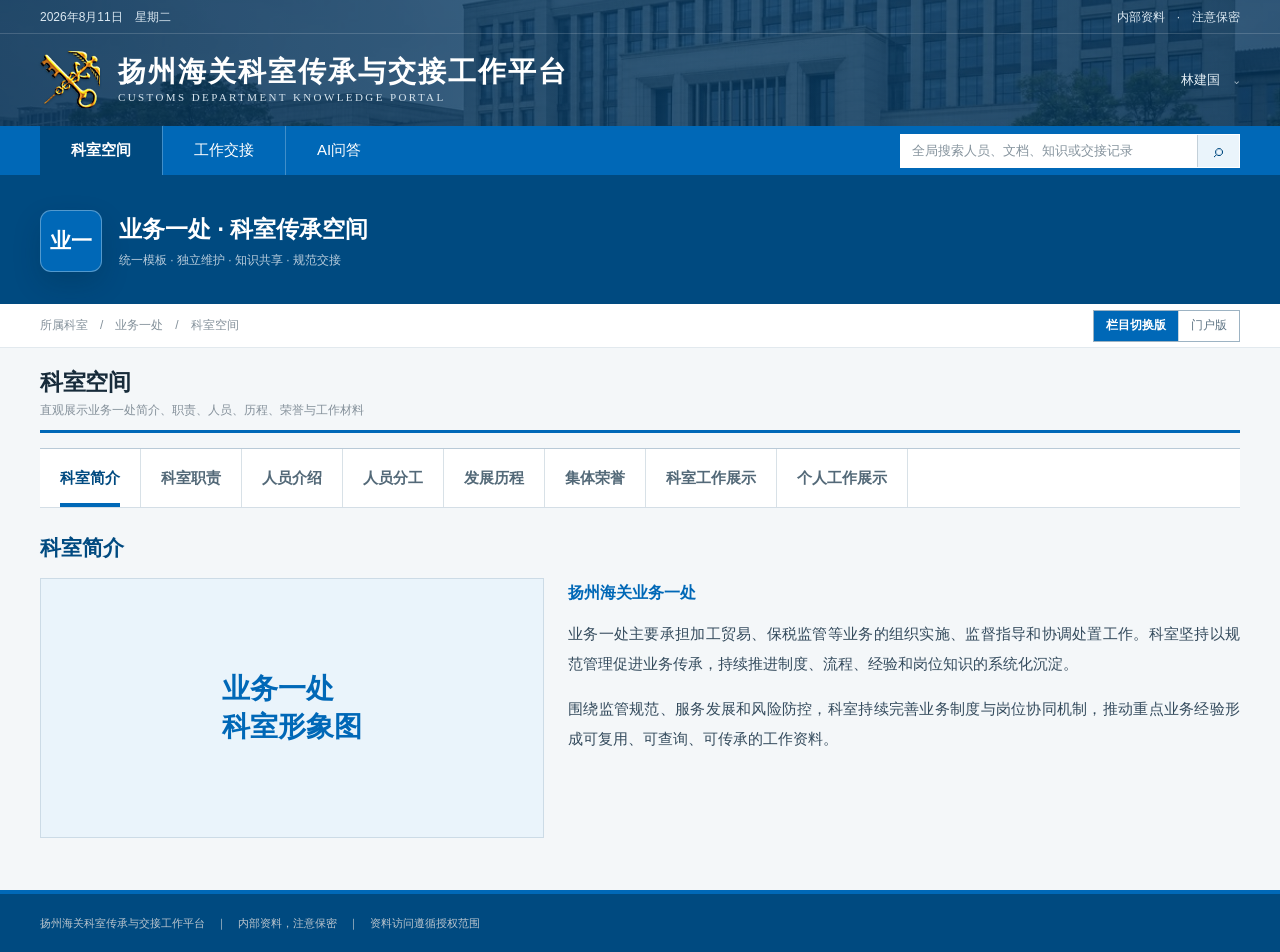
<file: index.html>
<!doctype html>
<html lang="zh-CN">
  <head>
    <meta charset="utf-8" />
    <meta name="viewport" content="width=device-width, initial-scale=1" />
    <meta http-equiv="refresh" content="0; url=module-preview.html?page=overview" />
    <title>扬州海关科室传承与交接工作平台</title>
    <script>
      window.location.replace("module-preview.html?page=overview");
    </script>
  </head>
  <body>
    <p><a href="module-preview.html?page=overview">进入所属科室</a></p>
  </body>
</html>
</file>
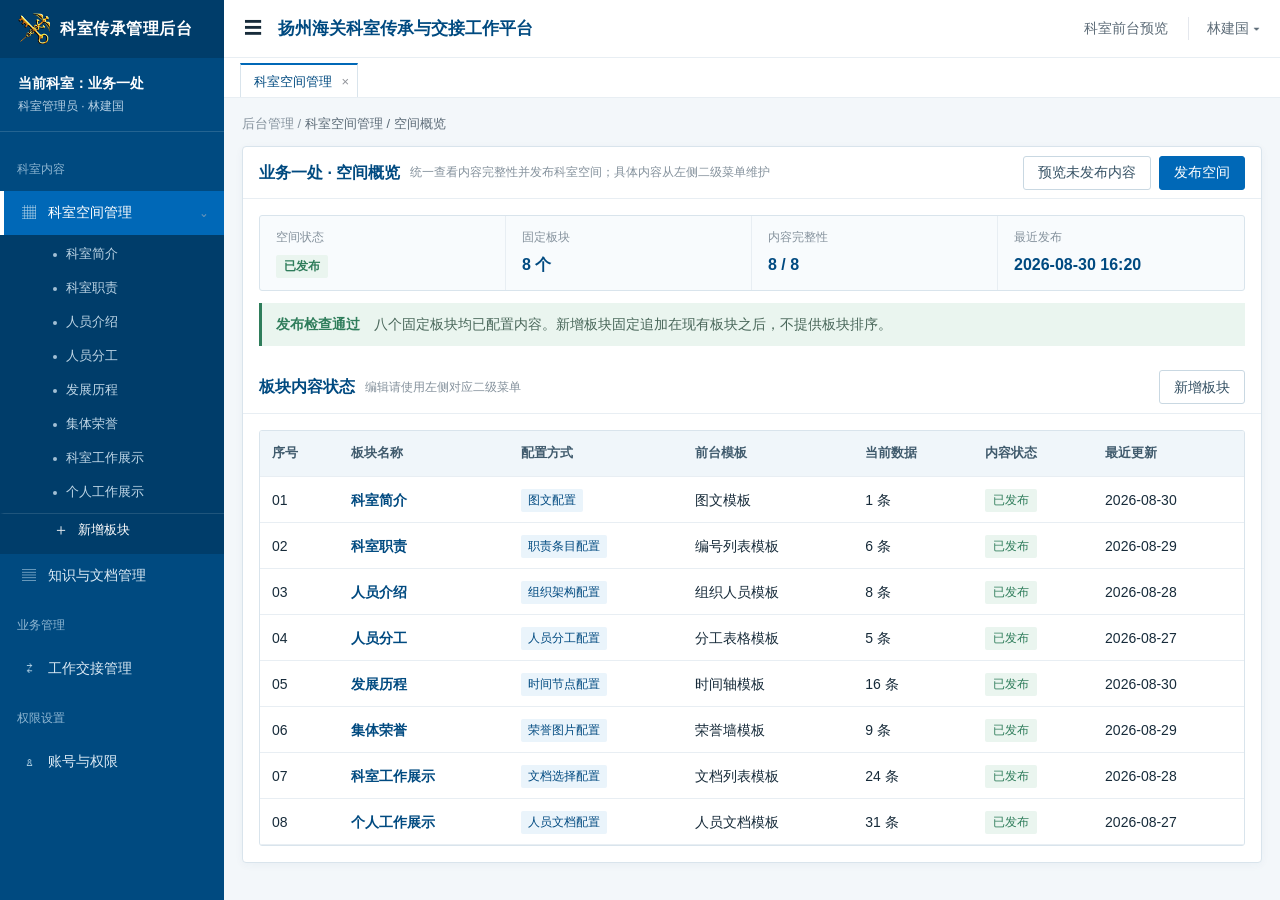
<file: admin-highfi.html>
<!doctype html>
<html lang="zh-CN">
<head>
  <meta charset="UTF-8">
  <meta name="viewport" content="width=device-width,initial-scale=1.0">
  <title>扬州海关科室传承与交接工作平台后台高保真原型</title>
  <style>html,body{height:100%;margin:0;overflow:hidden;background:#f3f7fa}iframe{display:block;width:100%;height:100%;border:0}</style>
</head>
<body>
  <iframe id="admin-frame" title="后台高保真原型"></iframe>
  <script>
    const frame=document.getElementById('admin-frame');
    const query=location.search||'?page=space';
    const params=new URLSearchParams(query);params.set('highfi','1');
    frame.src=`admin-preview.html?${params.toString()}`;
  </script>
</body>
</html>
</file>
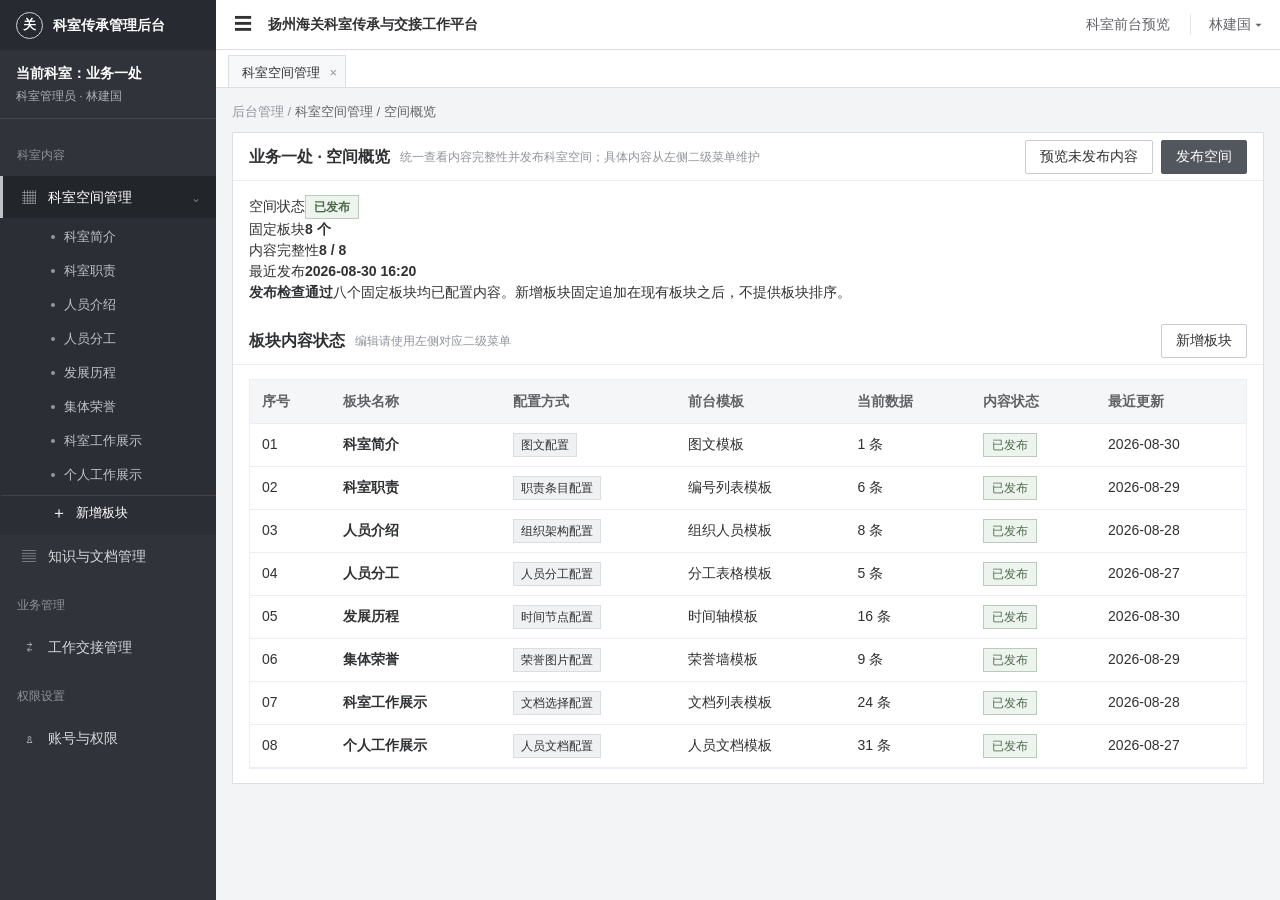
<file: admin-preview.html>
<!doctype html>
<html lang="zh-CN">
<head>
  <meta charset="UTF-8">
  <meta name="viewport" content="width=device-width,initial-scale=1">
  <title>扬州海关科室传承与交接工作平台 · 后台中保真原型</title>
  <style>
    *{box-sizing:border-box}html,body{height:100%}body{margin:0;background:#f3f4f6;color:#303133;font:14px/1.5 "PingFang SC","Microsoft YaHei",Arial,sans-serif}button,input,select,textarea{font:inherit;color:inherit}button{cursor:pointer}.app{height:100%;display:grid;grid-template-columns:216px 1fr;grid-template-rows:50px 38px 1fr}.side{grid-row:1/4;background:#30333a;color:#c8c9cc;overflow:auto}.logo{height:50px;padding:0 16px;display:flex;align-items:center;gap:10px;background:#272a30;color:#fff;font-weight:600}.logo-mark{width:27px;height:27px;border:1px solid #cfd2d6;border-radius:50%;display:grid;place-items:center;font:700 13px serif}.dept{padding:13px 16px;border-bottom:1px solid #44474e;font-size:12px;color:#aeb1b7}.dept b{display:block;margin-bottom:3px;color:#fff;font-size:14px}.menu{padding:8px 0}.menu-group{margin:7px 0}.menu-title,.menu-item{height:42px;display:flex;align-items:center;gap:10px;padding:0 17px}.menu-title{color:#8e9299;font-size:12px}.menu-item{color:#d6d8dc;text-decoration:none;border-left:3px solid transparent}.menu-item:hover{background:#383c44;color:#fff}.menu-item.active{background:#22252a;color:#fff;border-left-color:#bfc3c8}.mi{width:18px;text-align:center;color:#aeb2b9}.top{grid-column:2;display:flex;align-items:center;padding:0 18px;background:#fff;border-bottom:1px solid #dcdfe6}.hamb{font-size:18px;margin-right:16px}.system-name{font-weight:600}.top-right{margin-left:auto;display:flex;align-items:center;gap:20px;color:#606266}.role{padding-left:18px;border-left:1px solid #e4e7ed}.tabs{grid-column:2;display:flex;align-items:end;padding:0 12px;background:#fff;border-bottom:1px solid #dcdfe6}.view-tag{height:32px;padding:7px 25px 0 13px;border:1px solid #dcdfe6;border-bottom:0;background:#f7f8fa;position:relative;font-size:13px}.view-tag:after{content:"×";position:absolute;right:8px;color:#909399}.main{grid-column:2;overflow:auto;padding:14px 16px 24px}.crumb{height:30px;color:#909399;font-size:13px}.crumb b{color:#606266;font-weight:400}.box{background:#fff;border:1px solid #dcdfe6;margin-bottom:14px}.box-h{min-height:48px;padding:0 16px;border-bottom:1px solid #ebeef5;display:flex;align-items:center;gap:10px}.box-h h2{font-size:16px;margin:0}.box-h .sub{color:#909399;font-size:12px}.box-h .actions{margin-left:auto;display:flex;gap:8px}.box-b{padding:14px 16px}.filter{display:flex;flex-wrap:wrap;gap:12px 18px;align-items:center}.field{display:flex;align-items:center;gap:8px}.field label{white-space:nowrap;color:#606266}.input,.select{height:34px;border:1px solid #dcdfe6;background:#fff;padding:0 10px;outline:0}.input{width:190px}.select{min-width:150px}.input:focus,.select:focus,textarea:focus{border-color:#7d8289}.btn{height:34px;padding:0 14px;border:1px solid #c9cdd3;background:#fff;border-radius:2px}.btn:hover{background:#f4f5f6}.btn:focus-visible{outline:2px solid #777d84;outline-offset:2px}.btn.primary{background:#52575e;border-color:#52575e;color:#fff}.btn.primary:hover{background:#3f444a}.btn.danger{color:#b84a4a;border-color:#d9b4b4}.btn.small{height:28px;padding:0 9px;font-size:12px}.toolbar{display:flex;align-items:center;margin-bottom:12px;gap:8px}.toolbar .tip{margin-left:auto;color:#909399;font-size:12px}.table-wrap{overflow:auto;border:1px solid #ebeef5}.table{width:100%;border-collapse:collapse;min-width:920px}.table th,.table td{height:43px;padding:8px 12px;border-bottom:1px solid #ebeef5;text-align:left;white-space:nowrap}.table th{background:#f5f6f7;color:#606266;font-weight:600}.table tr:hover td{background:#f7f8f9}.table .drag{color:#a5a8ad;font-size:17px}.link{border:0;background:none;padding:0 6px;color:#555b62}.link:hover{text-decoration:underline}.status{display:inline-block;padding:2px 8px;border:1px solid #cfd2d6;background:#f5f6f7;color:#5d6268;font-size:12px}.status.off{border-style:dashed;color:#909399}.status.warn{background:#f4f1e9;border-color:#d6c9a7;color:#7b6a3c}.status.ok{background:#edf3ed;border-color:#b9ccb9;color:#4c6a4c}.pagination{height:46px;display:flex;align-items:center;justify-content:flex-end;gap:8px;color:#606266}.page-no{border:1px solid #dcdfe6;padding:3px 9px;background:#fff}.page-no.on{background:#5c6168;color:#fff}.cards{display:grid;grid-template-columns:repeat(4,minmax(190px,1fr));gap:12px}.section-card{background:#fff;border:1px solid #d8dbe0;min-height:156px;padding:14px;position:relative}.section-card:hover{border-color:#8b9096}.section-card h3{font-size:15px;margin:0 0 9px}.section-card p{margin:4px 0;color:#72767c;font-size:12px}.section-card .card-actions{position:absolute;left:14px;right:14px;bottom:12px;padding-top:9px;border-top:1px solid #ebeef5;display:flex;gap:10px}.section-card.add{border-style:dashed;display:grid;place-items:center;text-align:center;color:#777c82;cursor:pointer}.section-card.add strong{display:block;font-size:27px;font-weight:400}.space-select{display:flex;align-items:center;gap:8px}.space-select .select{min-width:180px}.type-note{display:inline-block;padding:2px 7px;background:#f0f1f2;border:1px solid #dadde1;font-size:12px}.editor-note{padding:10px 12px;margin-bottom:14px;background:#f5f6f7;border-left:3px solid #858a90;color:#62676d}.order-list{border:1px solid #dcdfe6}.order-row{height:46px;padding:0 12px;display:flex;align-items:center;border-bottom:1px solid #ebeef5}.order-row:last-child{border:0}.order-row b{font-weight:500}.order-row span{margin-left:auto;color:#909399}.order-row .order-actions{margin-left:18px;display:flex;gap:6px}.split{display:grid;grid-template-columns:230px 1fr;gap:14px}.tree{background:#fff;border:1px solid #dcdfe6;padding:10px}.tree h3{font-size:14px;margin:4px 8px 10px}.node{padding:8px 10px;margin:2px 0}.node.active{background:#e8e9eb;font-weight:600}.form-grid{display:grid;grid-template-columns:1fr 1fr;gap:16px 24px}.form-row label{display:block;margin-bottom:7px;color:#606266}.form-row.required label:before{content:"*";color:#b84a4a;margin-right:4px}.form-row .input,.form-row .select{width:100%}.form-row.full{grid-column:1/-1}textarea{width:100%;height:84px;border:1px solid #dcdfe6;padding:9px;resize:vertical;outline:0}.rich-editor{border:1px solid #dcdfe6}.rich-tools{min-height:38px;padding:6px 9px;background:#f5f6f7;border-bottom:1px solid #dcdfe6;display:flex;gap:6px;align-items:center}.rich-tools button{border:0;background:#fff;padding:3px 8px}.rich-area{min-height:210px;padding:14px;outline:0}.upload{height:92px;border:1px dashed #c7cbd1;background:#fafafa;display:grid;place-items:center;color:#777c82}.photo-cell{width:44px;height:54px;border:1px solid #cfd2d6;background:#f1f2f3;display:grid;place-items:center;color:#8a8e94}.honor-thumb{width:76px;height:52px;border:1px solid #cfd2d6;background:#f1f2f3;display:grid;place-items:center;color:#888d93;font-size:12px}.steps{display:flex;margin-bottom:16px;border:1px solid #dcdfe6}.step{flex:1;height:42px;display:grid;place-items:center;background:#f7f8f9;color:#7b7f85;border-right:1px solid #dcdfe6}.step:last-child{border:0}.step.on{background:#555a61;color:#fff}.detail-grid{display:grid;grid-template-columns:repeat(4,1fr);border:1px solid #e1e4e8;margin-bottom:14px}.detail-item{padding:10px 12px;border-right:1px solid #e1e4e8}.detail-item:last-child{border:0}.detail-item span{display:block;color:#909399;font-size:12px}.detail-item b{font-weight:500}.empty{padding:50px;text-align:center;color:#909399}.modal-mask{position:fixed;inset:0;background:rgba(0,0,0,.38);display:none;align-items:center;justify-content:center;z-index:20}.modal-mask.open{display:flex}.modal{width:620px;max-height:86vh;background:#fff;border:1px solid #aaa;box-shadow:0 12px 36px rgba(0,0,0,.22);display:flex;flex-direction:column}.modal-h{height:50px;padding:0 18px;border-bottom:1px solid #dcdfe6;display:flex;align-items:center;font-weight:600}.modal-close{margin-left:auto;border:0;background:none;font-size:20px}.modal-b{padding:20px;overflow:auto}.modal-f{padding:12px 18px;border-top:1px solid #dcdfe6;text-align:right}.toast{position:fixed;top:68px;left:50%;transform:translateX(-50%);padding:10px 18px;background:#363a40;color:#fff;display:none;z-index:30}.toast.show{display:block}.muted{color:#909399}.hidden{display:none!important}@media(max-width:1100px){.app{grid-template-columns:190px 1fr}.cards{grid-template-columns:repeat(3,1fr)}}
  </style>
  <style>
    .space-menu-parent{position:relative}.space-menu-parent:after{content:"⌄";position:absolute;right:17px;color:#aeb2b9}.space-menu-parent.parent-active{color:#fff}.submenu{padding:2px 0 6px;background:rgba(0,0,0,.1)}.menu-subitem{width:100%;height:34px;display:flex;align-items:center;padding:0 16px 0 48px;color:#bfc4ca;text-decoration:none;border:0;border-left:3px solid transparent;background:transparent;font-size:13px;text-align:left}.menu-subitem:hover{background:rgba(255,255,255,.06);color:#fff}.menu-subitem.active{background:#22252a;color:#fff;border-left-color:#bfc3c8}.menu-subitem:before{content:"";width:4px;height:4px;margin-right:9px;border-radius:50%;background:currentColor;opacity:.7}.menu-add-section{margin-top:3px;color:#fff;border-top:1px solid rgba(255,255,255,.1)}.menu-add-section:before{content:"＋";width:auto;height:auto;background:none;font-size:16px;opacity:1}
  </style>
  <style>html.highfi-boot body{visibility:hidden}</style>
  <script>
    if(new URLSearchParams(location.search).get('highfi')==='1'){
      document.documentElement.classList.add('highfi-boot');
      const theme=document.createElement('link');theme.id='highfi-theme';theme.rel='stylesheet';theme.href='assets/admin-highfi.css';document.head.append(theme);
    }
  </script>
</head>
<body>
<div class="app">
  <aside class="side">
    <div class="logo"><span class="logo-mark">关</span><span>科室传承管理后台</span></div>
    <div class="dept"><b>当前科室：业务一处</b>科室管理员 · 林建国</div>
    <nav class="menu" id="menu">
      <div class="menu-group"><div class="menu-title">科室内容</div>
        <a class="menu-item space-menu-parent" data-page="space" href="?page=space"><span class="mi">▦</span>科室空间管理</a>
        <div class="submenu" aria-label="科室空间配置">
          <a class="menu-subitem" data-section="科室简介" href="?page=section&amp;name=%E7%A7%91%E5%AE%A4%E7%AE%80%E4%BB%8B">科室简介</a>
          <a class="menu-subitem" data-section="科室职责" href="?page=section&amp;name=%E7%A7%91%E5%AE%A4%E8%81%8C%E8%B4%A3">科室职责</a>
          <a class="menu-subitem" data-section="人员介绍" href="?page=section&amp;name=%E4%BA%BA%E5%91%98%E4%BB%8B%E7%BB%8D">人员介绍</a>
          <a class="menu-subitem" data-section="人员分工" href="?page=section&amp;name=%E4%BA%BA%E5%91%98%E5%88%86%E5%B7%A5">人员分工</a>
          <a class="menu-subitem" data-section="发展历程" href="?page=section&amp;name=%E5%8F%91%E5%B1%95%E5%8E%86%E7%A8%8B">发展历程</a>
          <a class="menu-subitem" data-section="集体荣誉" href="?page=section&amp;name=%E9%9B%86%E4%BD%93%E8%8D%A3%E8%AA%89">集体荣誉</a>
          <a class="menu-subitem" data-section="科室工作展示" href="?page=section&amp;name=%E7%A7%91%E5%AE%A4%E5%B7%A5%E4%BD%9C%E5%B1%95%E7%A4%BA">科室工作展示</a>
          <a class="menu-subitem" data-section="个人工作展示" href="?page=section&amp;name=%E4%B8%AA%E4%BA%BA%E5%B7%A5%E4%BD%9C%E5%B1%95%E7%A4%BA">个人工作展示</a>
          <button class="menu-subitem menu-add-section" data-add-section>新增板块</button>
        </div>
        <a class="menu-item" data-page="documents" href="?page=documents"><span class="mi">▤</span>知识与文档管理</a>
      </div>
      <div class="menu-group"><div class="menu-title">业务管理</div>
        <a class="menu-item" data-page="handover" href="?page=handover"><span class="mi">⇄</span>工作交接管理</a>
      </div>
      <div class="menu-group"><div class="menu-title">权限设置</div>
        <a class="menu-item" data-page="accounts" href="?page=accounts"><span class="mi">♙</span>账号与权限</a>
      </div>
    </nav>
  </aside>
  <header class="top"><span class="hamb">☰</span><span class="system-name">扬州海关科室传承与交接工作平台</span><div class="top-right"><span>科室前台预览</span><span class="role">林建国 ▾</span></div></header>
  <div class="tabs"><div class="view-tag" id="view-tag">科室空间管理</div></div>
  <main class="main" id="main"></main>
</div>
<div class="modal-mask" id="modal-mask" role="dialog" aria-modal="true" aria-labelledby="modal-title">
  <div class="modal"><div class="modal-h"><span id="modal-title">新增板块</span><button class="modal-close" data-close aria-label="关闭">×</button></div><div class="modal-b" id="modal-body"></div><div class="modal-f"><button class="btn" data-close>取消</button> <button class="btn primary" id="modal-confirm">确定</button></div></div>
</div>
<div class="toast" id="toast"></div>
<script>
const sections=[['科室简介','图文配置','富文本＋主图','图文模板',1,'已发布'],['科室职责','职责条目配置','逐条职责＋排序','编号列表模板',6,'已发布'],['人员介绍','组织架构配置','人员＋照片＋姓名＋职位','组织人员模板',8,'已发布'],['人员分工','人员分工配置','人员＋岗位＋分工＋协同人员','分工表格模板',5,'已发布'],['发展历程','时间节点配置','时间＋类型＋事件内容','时间轴模板',16,'已发布'],['集体荣誉','荣誉图片配置','荣誉名称＋照片','荣誉墙模板',9,'已发布'],['科室工作展示','文档选择配置','选择知识与文档库内容','文档列表模板',24,'已发布'],['个人工作展示','人员文档配置','归属人员＋已有文档','人员文档模板',31,'已发布']];
const titles={spaces:'科室空间列表',space:'科室空间管理',section:'板块内容管理',documents:'知识与文档管理',upload:'上传文档',handover:'工作交接管理',review:'交接审核',accounts:'账号与权限'};
const btn=(text,cls='',attrs='')=>`<button class="btn ${cls}" ${attrs}>${text}</button>`;
const status=(text)=>`<span class="status ${text==='已启用'||text==='已发布'||text==='正常'||text==='已归档'?'ok':text.includes('待')?'warn':'off'}">${text}</span>`;
const crumb=(text)=>`<div class="crumb">后台管理 / <b>${text}</b></div>`;
const pagination=()=>`<div class="pagination"><span>共 24 条</span><span class="page-no">‹</span><span class="page-no on">1</span><span class="page-no">2</span><span class="page-no">3</span><span class="page-no">›</span></div>`;
function spaces(){return `${crumb('科室空间列表')}<section class="box"><div class="box-h"><h2>科室空间列表</h2><span class="sub">平台管理员和人事科管理员可查看全部科室空间</span></div><div class="box-b"><div class="filter"><div class="field"><label>科室名称</label><input class="input" placeholder="请输入科室名称"></div><div class="field"><label>发布状态</label><select class="select"><option>全部</option><option>已发布</option><option>草稿</option></select></div>${btn('查询','primary','data-search')}${btn('重置')}</div></div><div class="box-b"><div class="table-wrap"><table class="table"><thead><tr><th>科室名称</th><th>已启用板块</th><th>空间状态</th><th>最近更新</th><th>更新人员</th><th>操作</th></tr></thead><tbody><tr><td>业务一处</td><td>8个</td><td>${status('已发布')}</td><td>2026-08-31 11:20</td><td>林建国</td><td><a class="link" href="?page=space&dept=business&role=platform">进入配置</a><button class="link" data-preview>前台预览</button></td></tr><tr><td>综合办公室</td><td>8个</td><td>${status('已发布')}</td><td>2026-08-30 16:42</td><td>周敏</td><td><a class="link" href="?page=space&dept=office&role=platform">进入配置</a><button class="link" data-preview>前台预览</button></td></tr><tr><td>人事科</td><td>7个</td><td>${status('草稿')}</td><td>2026-08-29 10:18</td><td>陈琳</td><td><a class="link" href="?page=space&dept=hr&role=platform">进入配置</a><button class="link" data-preview>前台预览</button></td></tr></tbody></table></div>${pagination()}</div></section>`}
function space(){const role=new URLSearchParams(location.search).get('role');return `${crumb('科室空间管理 / 空间概览')}<section class="box space-overview"><div class="box-h"><h2>业务一处 · 空间概览</h2><span class="sub">统一查看内容完整性并发布科室空间；具体内容从左侧二级菜单维护</span><div class="actions">${role==='platform'?btn('返回科室空间列表','','onclick="location.href=\'?page=spaces&role=platform\'"'):''}${btn('预览未发布内容','','data-preview')}${btn('发布空间','primary','data-publish')}</div></div><div class="box-b"><div class="space-summary"><div><span>空间状态</span><b>${status('已发布')}</b></div><div><span>固定板块</span><b>8 个</b></div><div><span>内容完整性</span><b>8 / 8</b></div><div><span>最近发布</span><b>2026-08-30 16:20</b></div></div><div class="publish-check"><b>发布检查通过</b><span>八个固定板块均已配置内容。新增板块固定追加在现有板块之后，不提供板块排序。</span></div></div><div class="box-h"><h2>板块内容状态</h2><span class="sub">编辑请使用左侧对应二级菜单</span><div class="actions">${btn('新增板块','','data-add-section')}</div></div><div class="box-b"><div class="table-wrap"><table class="table section-status-table"><thead><tr><th>序号</th><th>板块名称</th><th>配置方式</th><th>前台模板</th><th>当前数据</th><th>内容状态</th><th>最近更新</th></tr></thead><tbody>${sections.map((s,i)=>`<tr><td>${String(i+1).padStart(2,'0')}</td><td><b>${s[0]}</b></td><td><span class="type-note">${s[1]}</span></td><td>${s[3]}</td><td>${s[4]} 条</td><td>${status(s[5])}</td><td>2026-08-${String(30-i%4).padStart(2,'0')}</td></tr>`).join('')}</tbody></table></div></div></section>`}
const textEditor=(name,text)=>`<div class="editor-note">${name}采用纯文字配置，前台按段落原样展示。</div><div class="form-row required"><label>${name}内容</label><textarea style="height:260px">${text}</textarea></div>`;
const richEditor=()=>`<div class="editor-note">科室简介采用图文配置，可编辑正文并插入配图。</div><div class="rich-editor"><div class="rich-tools"><button>标题</button><button><b>B</b></button><button>段落</button><button>列表</button><button data-generic="请选择要插入的图片">插入图片</button></div><div class="rich-area" contenteditable="true"><h3>业务一处</h3><p>承担相关进出口业务综合管理、政策落实和企业服务工作。</p><p>坚持依法履职、服务发展，持续提升通关监管和企业服务质效。</p><p class="muted">[科室工作场景配图]</p></div></div>`;
const dutiesEditor=()=>`<div class="editor-note">科室职责逐条维护，前台自动生成编号列表。</div><div class="toolbar">${btn('新增职责','primary','data-generic="新增职责条目"')}${btn('调整排序','','data-sort')}</div><div class="table-wrap"><table class="table"><thead><tr><th>排序</th><th>职责内容</th><th>状态</th><th>操作</th></tr></thead><tbody><tr><td class="drag">≡ 01</td><td>负责加工贸易业务的组织实施、监督指导与综合协调。</td><td>${status('已启用')}</td><td><button class="link">编辑</button><button class="link">停用</button></td></tr><tr><td class="drag">≡ 02</td><td>负责保税监管业务运行及相关风险防控。</td><td>${status('已启用')}</td><td><button class="link">编辑</button><button class="link">停用</button></td></tr><tr><td class="drag">≡ 03</td><td>组织业务疑难问题研究、重大事项会商及应急处置。</td><td>${status('已启用')}</td><td><button class="link">编辑</button><button class="link">停用</button></td></tr></tbody></table></div>`;
const peopleEditor=()=>`<div class="editor-note">本科室组织架构是人员介绍、人员分工和个人工作文档的统一人员来源。人员在这里新增。</div><div class="toolbar">${btn('新增人员','primary','data-add-person')}${btn('从已有账号导入','','data-generic="选择本科室已有账号"')}${btn('新增岗位')}${btn('调整人员顺序','','data-sort')}</div><div class="split"><aside class="tree"><h3>业务一处组织架构</h3><div class="node active">业务一处（8人）</div><div class="node">科室负责人（1人）</div><div class="node">综合业务审核岗（3人）</div><div class="node">企业协调岗（2人）</div><div class="node">综合内勤岗（2人）</div></aside><div class="table-wrap"><table class="table"><thead><tr><th>排序</th><th>人员照片</th><th>姓名</th><th>职位</th><th>所属岗位</th><th>关联账号</th><th>展示状态</th><th>操作</th></tr></thead><tbody><tr><td class="drag">≡ 01</td><td><div class="photo-cell">照片</div></td><td>林建国</td><td>处室负责人</td><td>科室负责人</td><td>linjg</td><td>${status('已启用')}</td><td><button class="link">编辑</button><button class="link">更换照片</button></td></tr><tr><td class="drag">≡ 02</td><td><div class="photo-cell">照片</div></td><td>王静</td><td>一级主办</td><td>企业协调岗</td><td>wangjing</td><td>${status('已启用')}</td><td><button class="link">编辑</button><button class="link">更换照片</button></td></tr><tr><td class="drag">≡ 03</td><td><div class="photo-cell">照片</div></td><td>周明</td><td>二级主办</td><td>综合业务审核岗</td><td>zhouming</td><td>${status('已启用')}</td><td><button class="link">编辑</button><button class="link">更换照片</button></td></tr></tbody></table></div></div>`;
const divisionEditor=()=>`<div class="editor-note">人员分工引用本科室组织架构人员，前台自动生成分工表格。</div><div class="toolbar">${btn('新增分工','primary','data-generic="新增人员分工"')}${btn('调整排序','','data-sort')}</div><div class="table-wrap"><table class="table"><thead><tr><th>排序</th><th>人员</th><th>岗位</th><th>主要分工</th><th>协同人员</th><th>状态</th><th>操作</th></tr></thead><tbody><tr><td class="drag">≡ 01</td><td>林建国</td><td>处室负责人</td><td>主持科室全面工作，统筹重大业务与风险处置</td><td>科室全体</td><td>${status('已启用')}</td><td><button class="link">编辑</button></td></tr><tr><td class="drag">≡ 02</td><td>王静</td><td>企业协调岗</td><td>重点企业联系服务和问题跟踪</td><td>周明</td><td>${status('已启用')}</td><td><button class="link">编辑</button></td></tr><tr><td class="drag">≡ 03</td><td>周明</td><td>综合业务审核岗</td><td>业务审核、政策研究和业务指导</td><td>王静</td><td>${status('已启用')}</td><td><button class="link">编辑</button></td></tr></tbody></table></div>`;
const timelineEditor=()=>`<div class="editor-note">发展历程按时间节点配置，前台按时间顺序形成时间轴。</div><div class="toolbar">${btn('新增时间节点','primary','data-generic="新增时间节点"')}${btn('调整顺序','','data-sort')}</div><div class="table-wrap"><table class="table"><thead><tr><th>时间</th><th>事件标题</th><th>事件内容</th><th>状态</th><th>操作</th></tr></thead><tbody><tr><td>2026年03月</td><td>专项服务机制建立</td><td>建立重点企业联系服务与问题跟踪机制</td><td>${status('已启用')}</td><td><button class="link">编辑</button><button class="link">停用</button></td></tr><tr><td>2024年09月</td><td>改革任务落地</td><td>完成重点业务改革事项的科室协同推进</td><td>${status('已启用')}</td><td><button class="link">编辑</button><button class="link">停用</button></td></tr><tr><td>2021年06月</td><td>业务流程优化</td><td>优化企业咨询、审核和反馈工作流程</td><td>${status('已启用')}</td><td><button class="link">编辑</button><button class="link">停用</button></td></tr></tbody></table></div>`;
const honorEditor=()=>`<div class="editor-note">集体荣誉上传对应荣誉照片，保留原图并配置荣誉名称和取得时间。</div><div class="toolbar">${btn('上传荣誉照片','primary','data-generic="上传荣誉照片"')}</div><div class="table-wrap"><table class="table"><thead><tr><th>排序</th><th>荣誉照片</th><th>荣誉名称</th><th>取得时间</th><th>状态</th><th>操作</th></tr></thead><tbody><tr><td class="drag">≡ 01</td><td><div class="honor-thumb">荣誉照片</div></td><td>年度先进集体</td><td>2025年12月</td><td>${status('已启用')}</td><td><button class="link">查看原图</button><button class="link">编辑</button><button class="link">停用</button></td></tr><tr><td class="drag">≡ 02</td><td><div class="honor-thumb">荣誉照片</div></td><td>服务发展优秀团队</td><td>2024年12月</td><td>${status('已启用')}</td><td><button class="link">查看原图</button><button class="link">编辑</button><button class="link">停用</button></td></tr></tbody></table></div>`;
const documentEditor=(name)=>{const personal=name==='个人工作展示';return `<div class="editor-note">从本科室知识与文档库选择已上传文档，查看权限继承原文档；${personal?'同时指定归属人员。':'不在此处重复上传文件。'}</div><div class="toolbar">${btn('选择已有文档','primary',`data-select-docs data-personal="${personal}"`)}${btn('调整排序','','data-sort')}<span class="tip">需要新文件时，请先到“知识与文档管理”上传</span></div><div class="table-wrap"><table class="table"><thead><tr><th>排序</th>${personal?'<th>归属人员</th>':''}<th>文档名称</th><th>查看权限</th><th>更新时间</th><th>状态</th><th>操作</th></tr></thead><tbody><tr><td class="drag">≡ 01</td>${personal?'<td>王静</td>':''}<td>进出口商品归类工作指引</td><td>本科室全员</td><td>2026-08-29</td><td>${status('已发布')}</td><td><button class="link">预览</button><button class="link">移出展示</button></td></tr><tr><td class="drag">≡ 02</td>${personal?'<td>周明</td>':''}<td>重点企业服务事项清单</td><td>指定人员</td><td>2026-08-27</td><td>${status('已发布')}</td><td><button class="link">预览</button><button class="link">移出展示</button></td></tr></tbody></table></div>`};
function sectionPage(){const name=new URLSearchParams(location.search).get('name')||'科室简介';const editors={'科室简介':richEditor(),'科室职责':dutiesEditor(),'人员介绍':peopleEditor(),'人员分工':divisionEditor(),'发展历程':timelineEditor(),'集体荣誉':honorEditor(),'科室工作展示':documentEditor(name),'个人工作展示':documentEditor(name)};return `${crumb(`科室空间管理 / ${name}`)}<section class="box"><div class="box-h"><h2>${name}配置</h2><span class="sub">业务一处 · 当前线上版本：2026-08-30 16:20</span><div class="actions">${btn('返回板块列表','','data-back')}${btn('保存草稿','','data-save-draft')}${btn('预览未发布内容','','data-preview')}${btn('发布','primary','data-publish')}</div></div><div class="box-b">${editors[name]||richEditor()}</div></section>`}
function documents(){return `${crumb('知识与文档管理')}<section class="box"><div class="box-h"><h2>知识与文档</h2><span class="sub">管理业务一处上传的文档；工作展示从这里选择已有文档</span><div class="actions">${btn('上传文档','primary','onclick="location.href=\'?page=upload\'"')}</div></div><div class="box-b"><div class="filter"><div class="field"><label>文档名称</label><input class="input" placeholder="请输入文档名称"></div><div class="field"><label>发布状态</label><select class="select"><option>全部</option><option>已发布</option><option>草稿</option></select></div>${btn('查询','primary','data-search')}${btn('重置')}</div></div><div class="box-b"><div class="table-wrap"><table class="table"><thead><tr><th><input type="checkbox"></th><th>文档名称</th><th>查看权限</th><th>用于AI</th><th>状态</th><th>更新时间</th><th>操作</th></tr></thead><tbody><tr><td><input type="checkbox"></td><td>进出口商品归类工作指引.pdf</td><td>本科室全员</td><td>是</td><td>${status('已发布')}</td><td>2026-08-29</td><td><button class="link">预览</button><button class="link">编辑</button></td></tr><tr><td><input type="checkbox"></td><td>重点企业服务事项清单.xlsx</td><td>指定人员</td><td>否</td><td>${status('已发布')}</td><td>2026-08-27</td><td><button class="link">预览</button><button class="link">编辑</button></td></tr><tr><td><input type="checkbox"></td><td>个人专项工作复盘.docx</td><td>仅本人</td><td>否</td><td>${status('草稿')}</td><td>2026-08-24</td><td><button class="link">编辑</button><button class="link">发布</button></td></tr></tbody></table></div>${pagination()}</div></section>`}
function upload(){return `${crumb('知识与文档管理 / 上传文档')}<section class="box"><div class="box-h"><h2>上传文档</h2><span class="sub">带 * 为必填项</span></div><div class="box-b"><div class="form-grid"><div class="form-row required full"><label>选择文件</label><div class="upload">点击或拖拽文件到此处上传<br><span class="muted">支持 PDF、DOC、DOCX、XLS、XLSX、JPG、PNG；具体限制待确认</span></div></div><div class="form-row required"><label>文档名称</label><input class="input" placeholder="上传后自动带入，可修改"></div><div class="form-row required"><label>查看权限</label><select class="select"><option>本科室全员</option><option>指定人员</option><option>仅本人</option><option>人事科</option></select></div><div class="form-row"><label>纳入 AI 问答</label><select class="select"><option>是</option><option>否</option></select></div><div class="form-row full"><label>文档说明</label><textarea placeholder="请输入文档用途、来源或使用说明"></textarea></div></div></div><div class="box-h" style="justify-content:flex-end">${btn('取消','','data-back')}${btn('保存草稿')}${btn('发布','primary','data-generic="文档已保存并发布"')}</div></section>`}
function handover(){return `${crumb('工作交接管理')}<section class="box"><div class="box-h"><h2>工作交接记录</h2><span class="sub">科室管理员查看本科室记录，监交人员处理本人负责事项</span></div><div class="box-b"><div class="filter"><div class="field"><label>关键字</label><input class="input" placeholder="交接编号/岗位/人员"></div><div class="field"><label>状态</label><select class="select"><option>全部状态</option><option>待监交审核</option><option>已退回</option><option>已归档</option></select></div>${btn('查询','primary','data-search')}${btn('重置')}</div></div><div class="box-b"><div class="table-wrap"><table class="table"><thead><tr><th>交接编号</th><th>交接岗位</th><th>移交人</th><th>接收人</th><th>监交人</th><th>状态</th><th>提交时间</th><th>操作</th></tr></thead><tbody><tr><td>YZHG-JJ-2026-018</td><td>综合业务审核岗</td><td>周明</td><td>陈晓</td><td>林建国</td><td>${status('待监交审核')}</td><td>2026-08-30 09:25</td><td><a class="link" href="?page=review">审核</a><button class="link">查看</button></td></tr><tr><td>YZHG-JJ-2026-017</td><td>企业协调岗</td><td>王静</td><td>赵凯</td><td>林建国</td><td>${status('已退回')}</td><td>2026-08-28 15:40</td><td><button class="link">查看</button></td></tr><tr><td>YZHG-JJ-2026-012</td><td>单证复核岗</td><td>刘洋</td><td>孙洁</td><td>张海</td><td>${status('已归档')}</td><td>2026-08-18 11:06</td><td><button class="link">查看档案</button></td></tr></tbody></table></div>${pagination()}</div></section>`}
function review(){return `${crumb('工作交接管理 / 监交审核')}<section class="box"><div class="box-h"><h2>监交审核</h2><span class="sub">YZHG-JJ-2026-018</span><div class="actions">${btn('返回列表','','data-back')}</div></div><div class="box-b"><div class="steps"><div class="step">移交人填写</div><div class="step">接收人确认</div><div class="step on">监交审核</div><div class="step">完成归档</div></div><div class="detail-grid"><div class="detail-item"><span>交接岗位</span><b>综合业务审核岗</b></div><div class="detail-item"><span>移交人</span><b>周明</b></div><div class="detail-item"><span>接收人</span><b>陈晓</b></div><div class="detail-item"><span>接收确认时间</span><b>2026-08-30 09:25</b></div></div><div class="table-wrap"><table class="table"><thead><tr><th>交接类别</th><th>交接内容</th><th>数量</th><th>接收确认</th></tr></thead><tbody><tr><td>工作事项</td><td>在办重点企业归类咨询事项</td><td>6项</td><td>${status('已确认')}</td></tr><tr><td>文档资料</td><td>业务制度、工作台账及常用模板</td><td>18份</td><td>${status('已确认')}</td></tr><tr><td>系统权限</td><td>业务系统岗位权限清单</td><td>4项</td><td>${status('已确认')}</td></tr><tr><td>实物物品</td><td>印章使用记录及资料柜钥匙</td><td>2项</td><td>${status('已确认')}</td></tr></tbody></table></div><div class="form-row full" style="margin-top:14px"><label>监交意见</label><textarea id="review-note" placeholder="审核通过可填写意见；退回时必须填写原因"></textarea></div></div><div class="box-h" style="justify-content:flex-end">${btn('退回接收人确认','danger','data-return="接收人确认"')}${btn('退回移交人填写','danger','data-return="移交人填写"')}${btn('审核通过并归档','primary','data-generic="审核通过，交接记录已归档"')}</div></section>`}
function accounts(){return `${crumb('账号与权限')}<section class="box"><div class="box-h"><h2>本科室账号</h2><span class="sub">账号由组织人员新增时关联或同步创建；此处仅管理登录状态和后台权限</span></div><div class="box-b"><div class="filter"><div class="field"><label>姓名</label><input class="input" placeholder="请输入姓名"></div><div class="field"><label>账号状态</label><select class="select"><option>全部</option><option>正常</option><option>停用</option></select></div>${btn('查询','primary','data-search')}${btn('重置')}</div></div><div class="box-b"><div class="table-wrap"><table class="table"><thead><tr><th>姓名</th><th>登录账号</th><th>所属科室</th><th>岗位</th><th>后台角色</th><th>状态</th><th>最近登录</th><th>操作</th></tr></thead><tbody><tr><td>林建国</td><td>linjg</td><td>业务一处</td><td>处室负责人</td><td>科室管理员、监交人</td><td>${status('正常')}</td><td>2026-08-30 08:42</td><td><button class="link">编辑权限</button><button class="link">重置密码</button></td></tr><tr><td>周明</td><td>zhouming</td><td>业务一处</td><td>综合业务审核岗</td><td>普通用户</td><td>${status('正常')}</td><td>2026-08-29 16:10</td><td><button class="link">编辑权限</button><button class="link">停用账号</button></td></tr><tr><td>王静</td><td>wangjing</td><td>业务一处</td><td>企业协调岗</td><td>内容维护员</td><td>${status('正常')}</td><td>2026-08-29 14:36</td><td><button class="link">编辑权限</button><button class="link">停用账号</button></td></tr></tbody></table></div>${pagination()}</div></section>`}
const adminChecklist=['业务工作','资产设备','信息系统','涉密介质','档案资料','问题风险','对外协作','其他事项'];
const adminChecklistTable=()=>`<table class="table handover-checklist"><thead><tr><th>序号</th><th>类别</th><th>具体交接事项</th><th>备注</th></tr></thead><tbody>${adminChecklist.map((x,i)=>`<tr><td>${i+1}</td><td>${x}</td><td><textarea class="input"></textarea></td><td><textarea class="input"></textarea></td></tr>`).join('')}</tbody></table>`;
handover=()=>`${crumb('工作交接管理')}<section class="box"><div class="box-h"><h2>工作交接记录</h2><span class="sub">监交审核使用八类交接清单，并保留责任节点/数量和备注</span></div><div class="box-b"><div class="filter"><div class="field"><label>关键字</label><input class="input" placeholder="交接编号/岗位/人员"></div><div class="field"><label>状态</label><select class="select"><option>全部状态</option><option>待监交审核</option><option>已退回</option><option>已归档</option></select></div>${btn('查询','primary','data-search')}${btn('重置')}</div></div><div class="box-b"><div class="table-wrap"><table class="table"><thead><tr><th>交接编号</th><th>交接岗位</th><th>移交人</th><th>接收人</th><th>监交人</th><th>状态</th><th>操作</th></tr></thead><tbody><tr><td>YZHG-JJ-2026-018</td><td>综合业务审核岗</td><td>周明</td><td>陈晓</td><td>林建国</td><td>${status('待监交审核')}</td><td><a class="link" href="?page=review">审核</a></td></tr></tbody></table></div></div></section>`;
review=()=>`${crumb('工作交接管理 / 监交审核')}<section class="box"><div class="box-h"><h2>监交审核</h2><span class="sub">八类交接清单</span></div><div class="box-b"><div class="detail-grid"><div class="detail-item"><span>交接部门及岗位</span><b></b></div><div class="detail-item"><span>离任者姓名 / 工号</span><b></b></div><div class="detail-item"><span>接任者姓名 / 工号</span><b></b></div><div class="detail-item"><span>交接原因</span><b></b></div></div>${adminChecklistTable()}<div class="form-row full"><label>监交意见</label><textarea id="review-note" placeholder="请输入审核意见"></textarea></div></div><div class="box-h" style="justify-content:flex-end">${btn('退回接收人确认','danger','data-return="接收人确认"')}${btn('退回移交人填写','danger','data-return="移交人填写"')}${btn('审核通过并归档','primary','data-generic="审核通过，交接记录已归档"')}</div></section>`;
const renderers={spaces,space,section:sectionPage,documents,upload,handover,review,accounts};
let page=new URLSearchParams(location.search).get('page')||'space';if(!renderers[page])page='space';
const sectionName=new URLSearchParams(location.search).get('name');
document.querySelectorAll('.menu-item').forEach(a=>a.classList.toggle('active',a.dataset.page===page||(page==='spaces'&&a.dataset.page==='space')||(page==='upload'&&a.dataset.page==='documents')||(page==='review'&&a.dataset.page==='handover')));
document.querySelector('.space-menu-parent')?.classList.toggle('parent-active',page==='section');
document.querySelectorAll('.menu-subitem').forEach(a=>a.classList.toggle('active',page==='section'&&a.dataset.section===sectionName));
if(page==='spaces'){document.querySelector('.dept').innerHTML='<b>管理范围：扬州海关全部科室</b>平台管理员 · 陈管理员';document.querySelector('.role').textContent='陈管理员 ▾'}
document.getElementById('view-tag').textContent=titles[page];document.getElementById('main').innerHTML=renderers[page]();
const highfi=new URLSearchParams(location.search).get('highfi')==='1';
if(highfi){document.querySelector('.logo-mark').innerHTML='<img src="assets/images/customs-emblem-gold.png" alt="海关关徽">';document.querySelectorAll('a[href^="?"]').forEach(a=>{const url=new URL(a.href);url.searchParams.set('highfi','1');a.href=url.href});document.querySelectorAll('[onclick*="location.href"]').forEach(el=>el.setAttribute('onclick',el.getAttribute('onclick').replace('?page=','?highfi=1&page=')));document.title='扬州海关科室传承与交接工作平台 · 后台高保真原型'}
const mask=document.getElementById('modal-mask'),body=document.getElementById('modal-body');
function openModal(title,content,confirm='保存'){document.getElementById('modal-title').textContent=title;body.innerHTML=content;document.getElementById('modal-confirm').textContent=confirm;mask.classList.add('open');setTimeout(()=>body.querySelector('input,select')?.focus(),0)}
function closeModal(){mask.classList.remove('open')}
function toast(text){const el=document.getElementById('toast');el.textContent=text;el.classList.add('show');setTimeout(()=>el.classList.remove('show'),1800)}
function addSection(){openModal('新增板块',`<div class="editor-note">所选模板同时决定后台配置字段和前台展示样式。新增板块固定追加在现有板块之后，不提供顺序调整。</div><div class="form-grid"><div class="form-row required"><label>板块名称</label><input class="input" id="section-name" placeholder="请输入板块名称"></div><div class="form-row required"><label>前台模板</label><select class="select" id="section-type"><option>图文模板</option><option>编号列表模板</option><option>组织人员模板</option><option>分工表格模板</option><option>时间轴模板</option><option>荣誉墙模板</option><option>文档列表模板</option></select></div><div class="form-row full"><label>板块说明</label><textarea placeholder="简要说明该板块展示什么内容"></textarea></div><div class="form-row"><label>创建状态</label><select class="select"><option>保存为草稿</option><option>创建后进入配置</option></select></div></div>`,'创建板块')}
function addPerson(){openModal('新增人员',`<div class="editor-note">新增后进入本科室组织架构，并可被人员分工和个人工作文档直接引用。</div><div class="form-grid"><div class="form-row required full"><label>人员照片</label><div class="upload">点击上传一寸照片<br><span class="muted">建议使用近期正面免冠照片</span></div></div><div class="form-row required"><label>姓名</label><input class="input" id="person-name" placeholder="请输入姓名"></div><div class="form-row required"><label>职位</label><input class="input" placeholder="如：一级主办"></div><div class="form-row required"><label>所属岗位</label><select class="select"><option>请选择岗位</option><option>科室负责人</option><option>综合业务审核岗</option><option>企业协调岗</option><option>综合内勤岗</option></select></div><div class="form-row"><label>关联账号</label><select class="select"><option>暂不关联</option><option>选择本科室已有账号</option><option>同步创建登录账号</option></select></div><div class="form-row"><label>展示状态</label><select class="select"><option>启用</option><option>暂不展示</option></select></div></div>`,'保存人员')}
function addPosition(){openModal('新增岗位',`<div class="editor-note">岗位用于组织架构归类，并可被人员分工直接引用。</div><div class="form-grid"><div class="form-row required"><label>岗位名称</label><input class="input" id="position-name" placeholder="请输入岗位名称"></div><div class="form-row"><label>展示状态</label><select class="select"><option>启用</option><option>暂不展示</option></select></div><div class="form-row full"><label>岗位说明</label><textarea placeholder="请输入岗位职责或设置说明"></textarea></div></div>`,'保存岗位')}
function selectDocuments(personal){openModal('选择已有文档',`<div class="filter" style="margin-bottom:12px"><div class="field"><label>文档名称</label><input class="input" placeholder="请输入文档名称"></div><div class="field"><label>查看权限</label><select class="select"><option>全部</option><option>本科室全员</option><option>指定人员</option></select></div></div><div class="table-wrap"><table class="table"><thead><tr><th>选择</th>${personal?'<th>归属人员</th>':''}<th>文档名称</th><th>查看权限</th><th>更新时间</th></tr></thead><tbody><tr><td><input type="checkbox" checked></td>${personal?'<td><select class="select"><option>王静</option><option>周明</option><option>林建国</option></select></td>':''}<td>业务一处2026年度工作总结</td><td>本科室全员</td><td>2026-08-29</td></tr><tr><td><input type="checkbox"></td>${personal?'<td><select class="select"><option>周明</option><option>王静</option></select></td>':''}<td>加工贸易监管专项工作情况</td><td>本科室全员</td><td>2026-08-27</td></tr><tr><td><input type="checkbox"></td>${personal?'<td><select class="select"><option>王静</option><option>周明</option></select></td>':''}<td>安全生产检查记录表</td><td>指定人员</td><td>2026-08-22</td></tr></tbody></table></div>`,'加入展示')}
document.addEventListener('click',e=>{const t=e.target.closest('button,[data-add-section]');if(!t)return;const label=t.textContent.trim();if(t.matches('[data-add-section]'))addSection();else if(t.matches('[data-add-person]'))addPerson();else if(label==='新增岗位')addPosition();else if(t.matches('[data-select-docs]'))selectDocuments(t.dataset.personal==='true');else if(t.matches('[data-close]'))closeModal();else if(t.matches('[data-back]'))history.back();else if(t.matches('[data-search]'))toast('已按当前条件查询');else if(label==='重置'){t.closest('.filter')?.querySelectorAll('input,select').forEach(el=>el.tagName==='SELECT'?el.selectedIndex=0:el.value='');toast('筛选条件已重置')}else if(t.matches('[data-preview]'))toast('已打开当前草稿的前台预览');else if(t.matches('[data-save-draft]')||label==='保存草稿')toast('草稿已保存，前台线上内容未变化');else if(t.matches('[data-publish]'))toast('发布成功，前台已同步最新配置');else if(t.dataset.generic)toast(t.dataset.generic);else if(t.dataset.return){const note=document.getElementById('review-note');if(!note.value.trim()){note.focus();toast('请先填写退回原因');return}toast(`已退回到“${t.dataset.return}”节点`)}else if(t.matches('[data-toggle]')){t.textContent=t.textContent==='停用'?'启用':'停用';toast('板块状态已更新')}else if(t.matches('[data-sort]'))toast('拖动当前列表可调整前台展示顺序');else if(t.id!=='modal-confirm')toast(`${label}操作已打开`)});
document.getElementById('modal-confirm').addEventListener('click',()=>{const sectionName=document.getElementById('section-name');if(sectionName&&!sectionName.value.trim()){sectionName.focus();toast('请输入板块名称');return}const personName=document.getElementById('person-name');if(personName&&!personName.value.trim()){personName.focus();toast('请输入人员姓名');return}const positionName=document.getElementById('position-name');if(positionName&&!positionName.value.trim()){positionName.focus();toast('请输入岗位名称');return}const title=document.getElementById('modal-title').textContent;closeModal();toast(title==='选择已有文档'?'所选文档已加入展示，查看权限继承原文档':title==='新增人员'?'人员已加入业务一处组织架构':title==='新增岗位'?'岗位已加入业务一处组织架构':'板块已创建为草稿，发布后前台自动增加对应栏目')});
mask.addEventListener('click',e=>{if(e.target===mask)closeModal()});document.addEventListener('keydown',e=>{if(e.key==='Escape')closeModal()});
document.documentElement.dataset.prototypeReady='true';
if(highfi){const reveal=()=>requestAnimationFrame(()=>requestAnimationFrame(()=>{document.documentElement.classList.remove('highfi-boot');document.documentElement.dataset.highfiReady='true'}));const theme=document.getElementById('highfi-theme');if(theme.sheet)reveal();else{theme.addEventListener('load',reveal,{once:true});theme.addEventListener('error',reveal,{once:true})}}
</script>
</body>
</html>
</file>
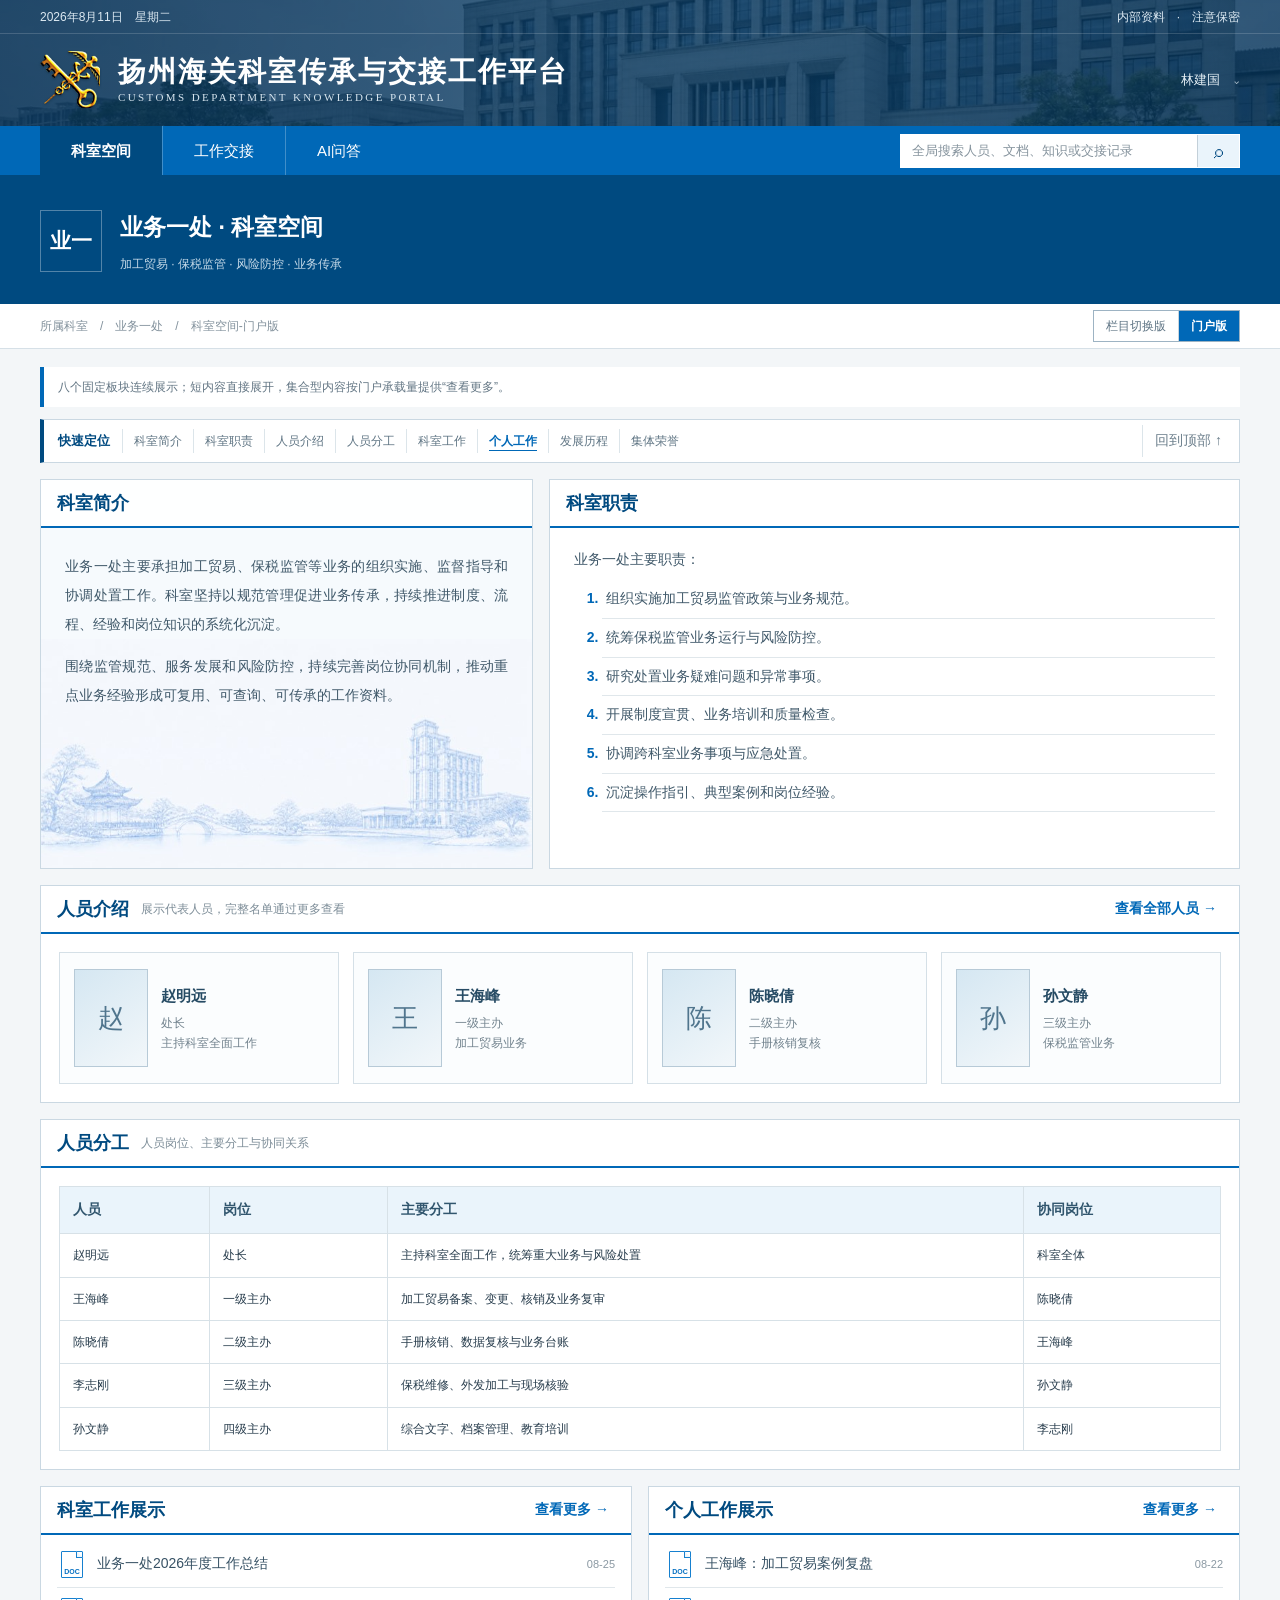
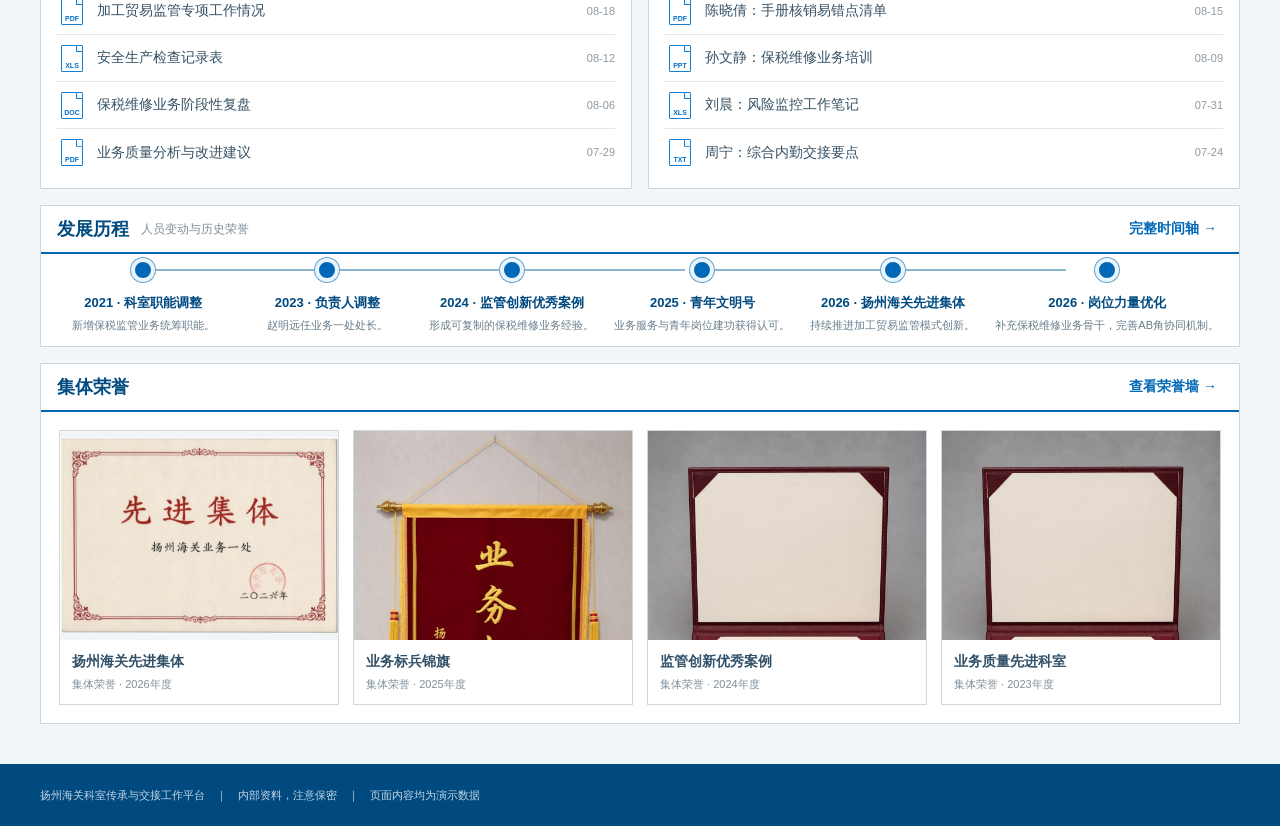
<file: department-portal-highfi.html>
<!doctype html>
<html lang="zh-CN">
<head>
<meta charset="utf-8">
<meta name="viewport" content="width=device-width,initial-scale=1">
<title>科室空间-门户版｜扬州海关科室传承与交接工作平台</title>
<style>
:root{--blue:#0068b7;--deep:#004a80;--bright:#0b78c8;--pale:#eaf4fb;--bg:#f3f6f8;--text:#283d4d;--muted:#6b7d8b;--line:#cad8e2;--paper:#fff;--w:1200px}
*{box-sizing:border-box}html{scroll-behavior:smooth;scroll-padding-top:72px}body{margin:0;background:var(--bg);color:var(--text);font:14px/1.7 "PingFang SC","Microsoft YaHei",Arial,sans-serif}a{color:inherit;text-decoration:none}button,input{font:inherit}.wrap{width:min(var(--w),calc(100% - 48px));margin:auto}
.header{height:126px;background:#004a80}.nav{height:52px;background:#0068b7}.banner{height:126px;background:#004a80;color:#fff}.banner .wrap{height:100%;display:flex;align-items:center}.dept-mark{width:62px;height:62px;margin-right:18px;border:1px solid rgba(255,255,255,.32);display:grid;place-items:center;color:#fff;font-size:21px;font-weight:700}.banner h2{margin:0 0 7px;font-size:23px}.banner p{margin:0;color:#c5dae8;font-size:12px}.crumb{height:45px;background:#fff;border-bottom:1px solid #d6e0e7}.crumb .wrap{height:100%;display:flex;align-items:center;color:#82919c;font-size:12px}
.portal-page{padding:18px 0 40px}.portal-note{margin-bottom:12px;padding:10px 14px;border-left:4px solid var(--blue);background:#fff;color:#627583;font-size:12px}.quick-anchor{min-height:44px;margin-bottom:16px;padding:0 12px;border:1px solid var(--line);border-left:4px solid var(--deep);background:#fff;display:flex;align-items:center;overflow-x:auto;white-space:nowrap}.quick-anchor strong{padding:0 12px 0 2px;color:var(--deep);font-size:13px}.quick-anchor a{height:24px;padding:0 11px;border-left:1px solid #dce5ea;display:flex;align-items:center;color:#5e7483;font-size:12px}.quick-anchor a:hover,.quick-anchor a.active{color:var(--blue);font-weight:600;text-decoration:underline;text-underline-offset:5px}.quick-anchor button{margin-left:auto;padding:4px 5px 4px 12px;border:0;border-left:1px solid #dce5ea;background:transparent;color:#6c7f8c;cursor:pointer;white-space:nowrap}.portal-grid{display:grid;gap:16px}.opening{grid-template-columns:5fr 7fr}.work-row{grid-template-columns:1fr 1fr}.portal-card{background:var(--paper);border:1px solid var(--line);position:relative;overflow:hidden}.portal-head{min-height:48px;padding:0 16px;border-bottom:2px solid var(--blue);display:flex;align-items:center;position:relative;z-index:2;background:rgba(255,255,255,.94)}.portal-head h3{margin:0;color:var(--deep);font-size:18px}.portal-head small{margin-left:12px;color:#7d8d98}.more{margin-left:auto;border:0;background:transparent;color:var(--blue);font-weight:600;cursor:pointer}.more:hover{color:var(--bright);text-decoration:underline}.portal-body{padding:18px;position:relative;z-index:1}.intro-card{min-height:390px;background:#f6fafd url('assets/images/department-portal-intro-lineart-v3-yangzhou-customs.jpg') center bottom/100% auto no-repeat}.intro-card .portal-body{padding:24px}.intro-copy{margin:0;color:#40596a;font-size:14px;line-height:2.05;text-align:justify}.intro-copy+p{margin-top:14px}.duties-copy{padding:20px 24px;color:#40596a}.duties-copy>p{margin:0 0 8px}.duties-copy ol{margin:0;padding-left:28px}.duties-copy li{padding:8px 8px 8px 4px;border-bottom:1px solid #e0e7eb;line-height:1.55}.duties-copy li::marker{color:var(--blue);font-weight:700}.duties-copy .config-note{margin:12px 0 0;padding:8px 11px;background:#f3f7f9;color:#7a8a94;font-size:12px}
.people-card,.division-card,.history-card,.honor-card{margin-top:16px}.people-grid{display:grid;grid-template-columns:repeat(4,1fr);gap:14px}.person{min-height:132px;padding:14px;border:1px solid #d5e0e7;background:#fbfdfe;display:grid;grid-template-columns:74px 1fr;gap:13px;align-items:center;cursor:pointer}.portrait{width:74px;height:98px;display:grid;place-items:center;border:1px solid #b7cad7;background:linear-gradient(145deg,#d5e7f2,#f2f7fa);color:#50758d;font-size:26px}.person b{display:block;margin-bottom:4px;color:#264b64;font-size:15px}.person span{display:block;color:#72838e;font-size:12px}.table{width:100%;border-collapse:collapse}.table th,.table td{padding:11px 13px;border:1px solid #d7e1e7;text-align:left}.table th{background:#eaf4fb;color:#31566e}.table td{font-size:12px}.status{display:inline-block;padding:2px 7px;border:1px solid #9cc3dc;background:#f1f8fc;color:#0068b7;font-size:11px}
.work-row{margin-top:16px}.docs{padding:6px 16px 12px}.doc{min-height:47px;border-bottom:1px solid #e0e7eb;display:grid;grid-template-columns:30px 1fr auto;align-items:center;gap:10px;cursor:pointer}.doc:last-child{border-bottom:0}.doc:hover b{color:var(--blue)}.doc b{font-weight:500;color:#365164}.doc time{color:#8a98a2;font-size:11px}.file-icon{width:22px;height:27px;justify-self:center;position:relative;display:grid;place-items:end center;padding-bottom:2px;border:1.5px solid #1680cf;border-radius:1px;background:#fff;color:#0570c2;font-size:7px;font-style:normal;font-weight:700;line-height:1}.file-icon:before{content:"";position:absolute;right:-1.5px;top:-1.5px;width:7px;height:7px;border-left:1.5px solid #1680cf;border-bottom:1.5px solid #1680cf;background:#eef7fd;clip-path:polygon(0 0,100% 100%,0 100%)}.file-icon:after{position:relative;z-index:1}.file-icon.pdf:after{content:"PDF"}.file-icon.docx:after{content:"DOC"}.file-icon.xls:after{content:"XLS"}.file-icon.ppt:after{content:"PPT"}.file-icon.zip:after{content:"ZIP"}.file-icon.txt:after{content:"TXT"}
.history-card{height:168px;background:#fff}.history-card .portal-body{padding:14px 18px 8px}.history-card .timeline{display:grid!important;grid-template-columns:repeat(4,1fr)!important;position:relative!important;padding:8px 10px 6px!important}.history-card .timeline:before{content:none!important}.history-card .event{min-height:0!important;margin:0!important;padding:34px 10px 0!important;border-bottom:0!important;position:relative!important;text-align:center}.history-card .event:before{content:""!important;position:absolute!important;z-index:2!important;top:0!important;left:50%!important;transform:translateX(-50%)!important;width:16px!important;height:16px!important;border:4px solid #eaf4fb!important;border-radius:50%!important;background:var(--blue)!important;box-shadow:0 0 0 1px #65a3cc!important}.history-card .event:not(:last-child):after{content:"";position:absolute;z-index:1;top:11px;left:calc(50% + 12px);width:calc(100% - 24px);height:2px;background:#8bb6d2}.history-card .event b{display:block;margin-bottom:4px;color:var(--deep)}.history-card .event p{margin:0;color:#687d8b;font-size:12px;line-height:1.45}
.honors{display:grid;grid-template-columns:repeat(4,1fr);gap:14px}.honor{margin:0;border:1px solid #cfdae1;background:#fff;cursor:pointer}.honor-cover{aspect-ratio:4/3;display:grid;place-items:center;background:#eef3f6;overflow:hidden}.honor-cover img{width:100%;height:100%;object-fit:contain}.honor figcaption{padding:10px 12px;color:#315169;font-weight:600}.honor figcaption span{display:block;margin-top:2px;color:#80909b;font-size:11px;font-weight:400}
.foot{height:62px;background:#004a80;color:#c3d6e3}.foot .wrap{height:100%;display:flex;align-items:center;font-size:11px}
.modal-mask{position:fixed;inset:0;z-index:9999;display:none;align-items:center;justify-content:center;padding:24px;background:rgba(0,43,75,.58)}.modal-mask.open{display:flex}.modal{width:min(700px,92vw);max-height:82vh;overflow:auto;background:#fff;border-top:4px solid var(--blue);box-shadow:0 22px 60px rgba(0,31,55,.28)}.modal-head{height:58px;padding:0 20px;border-bottom:1px solid #d6e0e7;display:flex;align-items:center}.modal-head h3{margin:0;color:var(--deep)}.close{margin-left:auto;width:34px;height:34px;border:0;background:#eef4f7;color:#4c6575;cursor:pointer;font-size:22px}.modal-body{padding:20px;line-height:1.9;color:#536978}.more:focus-visible,.person:focus-visible,.doc:focus-visible,.honor:focus-visible,.quick-anchor a:focus-visible,.quick-anchor button:focus-visible{outline:3px solid rgba(0,104,183,.25);outline-offset:2px}
@media(max-width:980px){.opening,.work-row{grid-template-columns:1fr}.people-grid,.honors{grid-template-columns:repeat(2,1fr)}.wrap{width:calc(100% - 32px)}}
.history-card .timeline .event{min-height:0!important;margin:0!important;padding:34px 10px 0!important;border-bottom:0!important}.history-card .timeline .event:before{top:0!important;left:50%!important;width:16px!important;height:16px!important;border-width:4px!important}
.history-card{height:142px}.history-card .portal-body{padding:8px 18px 4px}.history-card .timeline{padding:4px 10px 2px!important}
.history-card .timeline{grid-template-columns:repeat(6,1fr)!important}.history-card .event b,.history-card .event p{overflow:hidden;text-overflow:ellipsis}.history-card .event b{font-size:13px;white-space:nowrap}.history-card .event p{font-size:11px;white-space:nowrap}
</style>
</head>
<body>
<header class="header"><div class="wrap"></div></header>
<nav class="nav"><div class="wrap"></div></nav>
<section class="banner"><div class="wrap"><div class="dept-mark">业一</div><div><h2>业务一处 · 科室空间</h2><p>加工贸易 · 保税监管 · 风险防控 · 业务传承</p></div></div></section>
<div class="crumb"><div class="wrap"><span>所属科室　/　业务一处　/　科室空间-门户版</span></div></div>
<main class="portal-page wrap">
  <div class="portal-note">八个固定板块连续展示；短内容直接展开，集合型内容按门户承载量提供“查看更多”。</div>
  <nav class="quick-anchor" aria-label="快速定位"><strong>快速定位</strong><a href="#intro">科室简介</a><a href="#duties">科室职责</a><a href="#people">人员介绍</a><a href="#division">人员分工</a><a href="#department-work">科室工作</a><a href="#personal-work">个人工作</a><a href="#history">发展历程</a><a href="#honors">集体荣誉</a><button type="button">回到顶部 ↑</button></nav>
  <div class="portal-grid opening">
    <section class="portal-card intro-card" id="intro"><header class="portal-head"><h3>科室简介</h3></header><div class="portal-body"><p class="intro-copy">业务一处主要承担加工贸易、保税监管等业务的组织实施、监督指导和协调处置工作。科室坚持以规范管理促进业务传承，持续推进制度、流程、经验和岗位知识的系统化沉淀。</p><p class="intro-copy">围绕监管规范、服务发展和风险防控，持续完善岗位协同机制，推动重点业务经验形成可复用、可查询、可传承的工作资料。</p></div></section>
    <section class="portal-card" id="duties"><header class="portal-head"><h3>科室职责</h3></header><div class="portal-body duties-copy"><p>业务一处主要职责：</p><ol><li>组织实施加工贸易监管政策与业务规范。</li><li>统筹保税监管业务运行与风险防控。</li><li>研究处置业务疑难问题和异常事项。</li><li>开展制度宣贯、业务培训和质量检查。</li><li>协调跨科室业务事项与应急处置。</li><li>沉淀操作指引、典型案例和岗位经验。</li></ol></div></section>
  </div>
  <section class="portal-card people-card" id="people"><header class="portal-head"><h3>人员介绍</h3><small>展示代表人员，完整名单通过更多查看</small><button class="more" data-detail="people">查看全部人员 →</button></header><div class="portal-body people-grid"><div class="person" tabindex="0" data-detail="赵明远"><div class="portrait">赵</div><div><b>赵明远</b><span>处长</span><span>主持科室全面工作</span></div></div><div class="person" tabindex="0" data-detail="王海峰"><div class="portrait">王</div><div><b>王海峰</b><span>一级主办</span><span>加工贸易业务</span></div></div><div class="person" tabindex="0" data-detail="陈晓倩"><div class="portrait">陈</div><div><b>陈晓倩</b><span>二级主办</span><span>手册核销复核</span></div></div><div class="person" tabindex="0" data-detail="孙文静"><div class="portrait">孙</div><div><b>孙文静</b><span>三级主办</span><span>保税监管业务</span></div></div></div></section>
  <section class="portal-card division-card" id="division"><header class="portal-head"><h3>人员分工</h3><small>人员岗位、主要分工与协同关系</small></header><div class="portal-body"><table class="table"><thead><tr><th>人员</th><th>岗位</th><th>主要分工</th><th>协同岗位</th></tr></thead><tbody><tr><td>赵明远</td><td>处长</td><td>主持科室全面工作，统筹重大业务与风险处置</td><td>科室全体</td></tr><tr><td>王海峰</td><td>一级主办</td><td>加工贸易备案、变更、核销及业务复审</td><td>陈晓倩</td></tr><tr><td>陈晓倩</td><td>二级主办</td><td>手册核销、数据复核与业务台账</td><td>王海峰</td></tr><tr><td>李志刚</td><td>三级主办</td><td>保税维修、外发加工与现场核验</td><td>孙文静</td></tr><tr><td>孙文静</td><td>四级主办</td><td>综合文字、档案管理、教育培训</td><td>李志刚</td></tr></tbody></table></div></section>
  <div class="portal-grid work-row">
    <section class="portal-card" id="department-work"><header class="portal-head"><h3>科室工作展示</h3><button class="more" data-detail="department-work">查看更多 →</button></header><div class="docs"><div class="doc" tabindex="0"><i class="file-icon docx"></i><b>业务一处2026年度工作总结</b><time>08-25</time></div><div class="doc" tabindex="0"><i class="file-icon pdf"></i><b>加工贸易监管专项工作情况</b><time>08-18</time></div><div class="doc" tabindex="0"><i class="file-icon xls"></i><b>安全生产检查记录表</b><time>08-12</time></div><div class="doc" tabindex="0"><i class="file-icon docx"></i><b>保税维修业务阶段性复盘</b><time>08-06</time></div><div class="doc" tabindex="0"><i class="file-icon pdf"></i><b>业务质量分析与改进建议</b><time>07-29</time></div></div></section>
    <section class="portal-card" id="personal-work"><header class="portal-head"><h3>个人工作展示</h3><button class="more" data-detail="personal-work">查看更多 →</button></header><div class="docs"><div class="doc" tabindex="0"><i class="file-icon docx"></i><b>王海峰：加工贸易案例复盘</b><time>08-22</time></div><div class="doc" tabindex="0"><i class="file-icon pdf"></i><b>陈晓倩：手册核销易错点清单</b><time>08-15</time></div><div class="doc" tabindex="0"><i class="file-icon ppt"></i><b>孙文静：保税维修业务培训</b><time>08-09</time></div><div class="doc" tabindex="0"><i class="file-icon xls"></i><b>刘晨：风险监控工作笔记</b><time>07-31</time></div><div class="doc" tabindex="0"><i class="file-icon txt"></i><b>周宁：综合内勤交接要点</b><time>07-24</time></div></div></section>
  </div>
  <section class="portal-card history-card" id="history"><header class="portal-head"><h3>发展历程</h3><small>人员变动与历史荣誉</small><button class="more" data-detail="history">完整时间轴 →</button></header><div class="portal-body timeline"><div class="event"><b>2021 · 科室职能调整</b><p>新增保税监管业务统筹职能。</p></div><div class="event"><b>2023 · 负责人调整</b><p>赵明远任业务一处处长。</p></div><div class="event"><b>2024 · 监管创新优秀案例</b><p>形成可复制的保税维修业务经验。</p></div><div class="event"><b>2025 · 青年文明号</b><p>业务服务与青年岗位建功获得认可。</p></div><div class="event"><b>2026 · 扬州海关先进集体</b><p>持续推进加工贸易监管模式创新。</p></div><div class="event"><b>2026 · 岗位力量优化</b><p>补充保税维修业务骨干，完善AB角协同机制。</p></div></div></section>
  <section class="portal-card honor-card" id="honors"><header class="portal-head"><h3>集体荣誉</h3><button class="more" data-detail="honors">查看荣誉墙 →</button></header><div class="portal-body honors"><figure class="honor" tabindex="0"><div class="honor-cover"><img src="assets/images/honor-collective-certificate.jpg" alt="扬州海关先进集体奖状"></div><figcaption>扬州海关先进集体<span>集体荣誉 · 2026年度</span></figcaption></figure><figure class="honor" tabindex="0"><div class="honor-cover"><img src="assets/images/honor-business-pennant.jpg" alt="业务标兵锦旗"></div><figcaption>业务标兵锦旗<span>集体荣誉 · 2025年度</span></figcaption></figure><figure class="honor" tabindex="0"><div class="honor-cover"><img src="assets/images/honor-individual-certificate.jpg" alt="监管创新优秀案例证书"></div><figcaption>监管创新优秀案例<span>集体荣誉 · 2024年度</span></figcaption></figure><figure class="honor" tabindex="0"><div class="honor-cover"><img src="assets/images/honor-individual-certificate.jpg" alt="业务质量先进科室证书"></div><figcaption>业务质量先进科室<span>集体荣誉 · 2023年度</span></figcaption></figure></div></section>
</main>
<footer class="foot"><div class="wrap">扬州海关科室传承与交接工作平台　｜　内部资料，注意保密　｜　页面内容均为演示数据</div></footer>
<div class="modal-mask" id="detail-mask" aria-hidden="true"><section class="modal" role="dialog" aria-modal="true" aria-labelledby="detail-title"><header class="modal-head"><h3 id="detail-title">详情</h3><button class="close" aria-label="关闭">×</button></header><div class="modal-body" id="detail-body"></div></section></div>
<script>
const details={people:['全部人员','完整人员列表将展示姓名、岗位、主要分工及联系方式等已授权信息。'], 'department-work':['科室工作展示','完整页面按后台配置顺序展示科室工作文档名称，并继承文档查看权限。'], 'personal-work':['个人工作展示','完整页面直接展示个人工作文档名称，不增加材料类别或所属栏目。'],history:['发展历程','完整时间轴承接更多历史节点；门户首页保持四个关键节点和紧凑高度。'],honors:['集体荣誉','完整荣誉墙沿用原件归档、4:3统一封面和点击查看原件规则。']};
const mask=document.getElementById('detail-mask'),title=document.getElementById('detail-title'),body=document.getElementById('detail-body'),close=document.querySelector('.close');let opener;
function openDetail(key){const item=details[key]||[key,`${key}的完整资料将在详情中展示。`];opener=document.activeElement;title.textContent=item[0];body.textContent=item[1];mask.classList.add('open');mask.setAttribute('aria-hidden','false');close.focus()}
function closeDetail(){mask.classList.remove('open');mask.setAttribute('aria-hidden','true');opener?.focus()}
document.querySelectorAll('[data-detail]').forEach(el=>{el.addEventListener('click',()=>openDetail(el.dataset.detail));el.addEventListener('keydown',event=>{if((event.key==='Enter'||event.key===' ')&&el.tagName!=='BUTTON'){event.preventDefault();openDetail(el.dataset.detail)}})});close.addEventListener('click',closeDetail);mask.addEventListener('click',event=>{if(event.target===mask)closeDetail()});document.addEventListener('keydown',event=>{if(event.key==='Escape'&&mask.classList.contains('open'))closeDetail()});
document.querySelector('.quick-anchor button').addEventListener('click',()=>scrollTo({top:0,behavior:'smooth'}));const links=[...document.querySelectorAll('.quick-anchor a')];const observer=new IntersectionObserver(entries=>entries.forEach(entry=>{if(entry.isIntersecting)links.forEach(link=>link.classList.toggle('active',link.hash==='#'+entry.target.id))}),{rootMargin:'-20% 0px -70% 0px'});links.forEach(link=>observer.observe(document.querySelector(link.hash)));
document.documentElement.dataset.prototypeReady='true';
</script>
<script src="assets/portal-shell.js"></script>
</body>
</html>
</file>
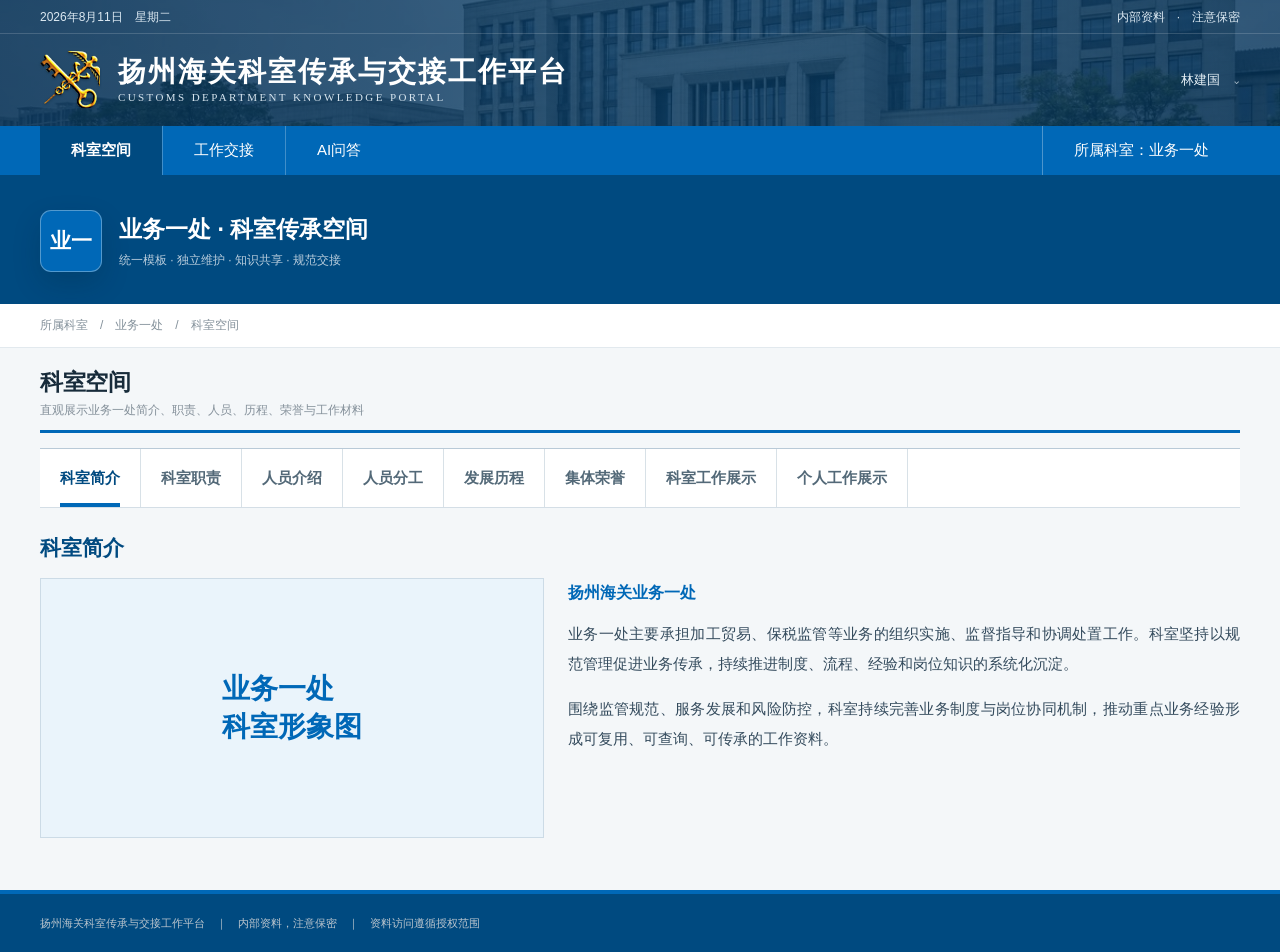
<file: module-preview.html>
<!doctype html><html lang="zh-CN"><head><meta charset="UTF-8"><meta name="viewport" content="width=device-width,initial-scale=1"><title>扬州海关科室传承与交接工作平台</title><style>
*{box-sizing:border-box}body{margin:0;background:#f3f5f7;color:#1f2b36;font:14px "PingFang SC","Microsoft YaHei",sans-serif}:root{--p:#294f70;--p2:#3c6688;--line:#dce2e7;--muted:#778590;--paper:#fff;--soft:#eef2f5}a{text-decoration:none;color:inherit}.top{height:4px;background:#263d50}.header{height:76px;background:#fff;border-bottom:1px solid var(--line)}.wrap{width:1200px;margin:auto}.header .wrap{height:100%;display:flex;align-items:center}.seal{width:42px;height:42px;border:2px solid #34536c;border-radius:50%;display:grid;place-items:center;font:19px serif;color:#34536c;margin-right:13px}.brand h1{font-size:20px;margin:0 0 4px}.brand p{margin:0;color:#8b959e;font-size:10px;letter-spacing:2px}.tools{margin-left:auto;color:#6c7a85;display:flex;gap:18px;align-items:center}.user{padding:8px 11px;background:#edf1f4}.nav{height:50px;background:#fff;box-shadow:0 2px 5px rgba(30,45,58,.05)}.nav .wrap{height:100%;display:flex}.nav a{padding:0 22px;display:flex;align-items:center;position:relative}.nav a.on{color:#284f70;font-weight:600}.nav a.on:after{content:"";position:absolute;bottom:0;left:20px;right:20px;height:3px;background:#2d587b}.switch{margin-left:auto!important;border-left:1px solid var(--line)}.banner{height:128px;background:linear-gradient(110deg,#d5dfe6,#eef2f4);position:relative;overflow:hidden}.banner:after{content:"传";position:absolute;right:90px;top:-88px;font:230px serif;color:rgba(45,72,92,.05)}.banner .wrap{height:100%;display:flex;align-items:center;position:relative;z-index:1}.dept-mark{width:62px;height:62px;background:var(--p);color:#fff;display:grid;place-items:center;font-size:21px;font-weight:700;margin-right:17px}.banner h2{font-size:23px;margin:0 0 7px}.banner p{margin:0;color:#667682;font-size:12px}.crumb{height:43px;background:#fff;border-bottom:1px solid var(--line)}.crumb .wrap{height:100%;display:flex;align-items:center;color:#83909a;font-size:12px}.page{padding:20px 0 30px}.title{display:flex;align-items:end;justify-content:space-between;margin-bottom:15px}.title h2{font-size:21px;margin:0 0 4px}.title p{margin:0;color:#84909a;font-size:12px}.btn{border:1px solid #9aa7b0;background:#fff;color:#3f5669;padding:9px 14px}.btn.primary{background:var(--p);border-color:var(--p);color:#fff}.grid{display:grid;gap:14px}.g2{grid-template-columns:1.45fr 1fr}.g3{grid-template-columns:repeat(3,1fr)}.g4{grid-template-columns:repeat(4,1fr)}.card{background:#fff;border:1px solid var(--line)}.ch{height:46px;padding:0 16px;border-bottom:1px solid #e5e9ec;display:flex;align-items:center;justify-content:space-between;font-weight:600}.cb{padding:15px}.more{font-size:11px;color:#7d8993;font-weight:400}.stats{display:grid;grid-template-columns:repeat(4,1fr)}.stat{text-align:center;border-right:1px solid #e3e7ea;padding:18px 8px}.stat:last-child{border:0}.stat b{display:block;font-size:23px;margin-bottom:5px}.stat span{font-size:11px;color:#82909a}.intro{line-height:2;color:#53636f}.quick{border:1px solid #e0e5e9;background:#f7f9fa;padding:13px}.quick b{display:block;margin-bottom:6px}.quick span{font-size:11px;color:#81909a}.table{width:100%;border-collapse:collapse}.table th,.table td{padding:11px 13px;border-bottom:1px solid #e5e9ec;text-align:left;white-space:nowrap}.table th{background:#f1f3f5;font-size:12px;color:#596a76}.table td{font-size:12px}.tag{display:inline-block;padding:3px 7px;background:#e8edf1;color:#496276;font-size:10px;border-radius:2px}.tag.dark{background:#526b7f;color:#fff}.toolbar{background:#fff;border:1px solid var(--line);padding:12px;display:flex;gap:9px;margin-bottom:13px}.field{height:34px;min-width:150px;border:1px solid #d2d9df;padding:0 10px;display:flex;align-items:center;color:#74828d}.field.search{min-width:290px}.people{display:grid;grid-template-columns:repeat(3,1fr);gap:13px}.person{background:#fff;border:1px solid var(--line);padding:14px;display:grid;grid-template-columns:64px 1fr;gap:13px}.photo{width:64px;height:77px;background:linear-gradient(145deg,#d8dfe4,#eef1f3);display:grid;place-items:center;font-size:22px;color:#71818d}.person h4{margin:3px 0 6px}.person p{font-size:11px;color:#75838e;margin:5px 0}.labels{margin-top:8px}.matrix td:first-child{font-weight:600}.a{color:#274e6e;font-weight:600}.timeline{padding-left:22px;position:relative}.timeline:before{content:"";position:absolute;left:7px;top:6px;bottom:8px;width:1px;background:#c9d2d9}.event{position:relative;margin-bottom:18px}.event:before{content:"";position:absolute;left:-20px;top:4px;width:8px;height:8px;border:2px solid #55738b;background:white;border-radius:50%}.event h4{margin:0 0 5px}.event p{margin:0;color:#76848e;font-size:12px}.honors{display:grid;grid-template-columns:repeat(3,1fr);gap:12px}.honor{border:1px solid #dde3e7;background:#fafbfc;height:134px;padding:14px;position:relative}.honor:before{content:"荣";position:absolute;right:11px;bottom:-15px;font:84px serif;color:#edf0f2}.honor b,.honor span{position:relative;z-index:1}.honor b{display:block;margin-bottom:10px}.honor span{font-size:11px;color:#7a8791}.folders{display:grid;grid-template-columns:repeat(4,1fr);gap:13px}.folder{background:#fff;border:1px solid var(--line);padding:17px;height:126px;position:relative}.folder .icon{width:35px;height:28px;background:#dfe6eb;color:#3f5c72;display:grid;place-items:center;margin-bottom:12px}.folder b{display:block;margin-bottom:6px}.folder p{margin:0;color:#83909a;font-size:11px}.folder em{position:absolute;right:15px;top:17px;font-style:normal;color:#71818e}.steps{height:78px;display:flex;align-items:center;padding:0 30px}.step{flex:1;text-align:center;position:relative}.step:after{content:"";position:absolute;height:1px;background:#cbd4da;left:55%;width:90%;top:12px}.step:last-child:after{display:none}.dot{width:25px;height:25px;margin:auto;border:1px solid #aab5bd;border-radius:50%;display:grid;place-items:center;background:#fff;position:relative;z-index:1}.step.done .dot{background:#506b80;color:#fff}.step span{display:block;font-size:11px;color:#74828d;margin-top:6px}.checklist{display:grid;grid-template-columns:repeat(4,1fr);gap:10px}.check{border:1px solid #dfe4e8;padding:13px;background:#fafbfc}.check b{display:block;margin-bottom:6px}.check span{font-size:11px;color:#7c8993}.upload{height:95px;border:1px dashed #aebac3;display:grid;place-items:center;text-align:center;color:#74828d;background:#fafbfc}.kb-layout{display:grid;grid-template-columns:240px 1fr;gap:14px}.tree{background:#fff;border:1px solid var(--line);padding:13px}.tree h4{margin:4px 5px 12px}.node{padding:9px 8px;color:#667783}.node.sel{background:#e7edf1;color:#294f70;font-weight:600}.node.child{padding-left:24px;font-size:12px}.progress{height:7px;background:#e2e7ea}.progress i{display:block;height:100%;background:#57738a}.chat-layout{display:grid;grid-template-columns:255px 1fr;gap:14px;height:600px}.history,.chat{background:#fff;border:1px solid var(--line)}.history{padding:13px}.new{border:1px solid #8d9ba6;text-align:center;padding:10px;margin-bottom:13px}.hist{padding:10px 8px;font-size:12px;color:#6d7c87}.hist.sel{background:#e9edf1;color:#263d50;font-weight:600}.chat{display:flex;flex-direction:column}.chat-head{height:48px;border-bottom:1px solid var(--line);padding:0 17px;display:flex;align-items:center;justify-content:space-between}.msgs{flex:1;padding:20px 55px}.msg{display:flex;gap:11px;margin-bottom:20px}.msg.user{flex-direction:row-reverse}.face{width:31px;height:31px;background:#526c80;color:#fff;display:grid;place-items:center;font-size:10px;flex:none}.msg.user .face{background:#e0e5e9;color:#485b6b}.bubble{background:#f0f3f5;padding:12px 15px;line-height:1.75;max-width:680px}.source{border-top:1px solid #d4dce2;margin-top:9px;padding-top:8px;font-size:11px;color:#526b7e}.composer{height:72px;border:1px solid #c5ced5;margin:0 55px 18px;padding:11px;color:#909aa2;position:relative}.send{position:absolute;right:9px;bottom:9px;background:#506b80;color:#fff;width:32px;height:27px;display:grid;place-items:center}.foot{height:62px;background:#283e50;color:#bac5cd;display:flex;align-items:center;font-size:11px}
/* V0.2 high-fidelity visual layer */
:root{--p:#123f62;--p2:#1c6481;--line:#dce5eb;--muted:#667887;--paper:#fff;--soft:#f0f5f7;--jade:#17807b;--gold:#b8893d;--shadow:0 12px 34px rgba(22,54,75,.08),0 2px 8px rgba(22,54,75,.05)}
html{-webkit-font-smoothing:antialiased;scroll-behavior:smooth}body{background:#f4f7f9;color:#172b3a}.wrap{width:min(1200px,calc(100% - 48px))}button{font:inherit}.top{background:linear-gradient(90deg,#123f62,#17807b,#b8893d)}.header{height:74px;border:0;box-shadow:0 1px 0 rgba(18,63,98,.1)}.seal{border-color:#1b5b7d;color:#164b6d;background:#f3f8f9;box-shadow:inset 0 0 0 3px #fff,0 3px 12px rgba(18,63,98,.12)}.brand h1{color:#15344a}.user{border-radius:8px;background:#eff5f7}.nav{box-shadow:0 7px 22px rgba(22,54,75,.05)}.nav a{min-height:44px;cursor:pointer;transition-property:color,background-color;transition-duration:180ms}.nav a:hover{color:#155b7c;background:#f7fafb}.nav a.on:after{background:linear-gradient(90deg,#1b5b7d,#17807b);border-radius:3px 3px 0 0}.banner{height:142px;color:#fff;background:radial-gradient(circle at 82% 0,rgba(63,167,157,.26),transparent 30%),linear-gradient(115deg,#123f62,#176d76)}.banner:after{color:rgba(255,255,255,.055)}.banner p{color:rgba(255,255,255,.72)}.dept-mark{border-radius:11px;background:rgba(255,255,255,.13);border:1px solid rgba(255,255,255,.32);box-shadow:0 12px 28px rgba(4,34,48,.2)}.crumb{border:0;box-shadow:0 1px 0 rgba(18,63,98,.08)}.page{padding-top:24px}.title h2{font-size:23px;letter-spacing:-.3px;text-wrap:balance}.btn{min-height:40px;border-radius:8px;cursor:pointer;transition-property:transform,filter,box-shadow;transition-duration:180ms}.btn.primary{background:linear-gradient(135deg,#1b5b7d,#17807b);border:0}.btn:hover{box-shadow:0 8px 18px rgba(15,55,76,.12)}.btn:active{transform:scale(.96)}.btn:focus-visible,.folder:focus-visible,.quick:focus-visible,.nav a:focus-visible{outline:3px solid rgba(23,128,123,.25);outline-offset:2px}.card,.folder,.person,.tree,.history,.chat{border:0;border-radius:12px;box-shadow:var(--shadow);overflow:hidden}.ch{background:linear-gradient(180deg,#fff,#fbfcfd)}.quick{border:0;border-radius:9px;background:#f1f6f7;box-shadow:inset 0 0 0 1px rgba(18,74,102,.08);transition-property:transform,background-color,box-shadow;transition-duration:180ms}.quick:hover,.folder:hover,.person:hover{transform:translateY(-2px);box-shadow:0 16px 34px rgba(18,63,98,.12)}.folder{height:132px;transition-property:transform,box-shadow;transition-duration:180ms}.folder .icon{border-radius:7px;background:#deedef;color:#176a71}.table{font-variant-numeric:tabular-nums}.table th{background:#edf3f5;color:#4d6473}.table tr:hover td{background:#f8fbfc}.tag{border-radius:4px;background:#e6f1f1;color:#176a71}.tag.dark{background:#176a71;color:#fff}.toolbar{border:0;border-radius:10px;box-shadow:var(--shadow)}.field{border-radius:7px}.photo{border-radius:9px;background:linear-gradient(145deg,#d8e7eb,#f0f6f7)}.honor{border:0;border-radius:11px;background:linear-gradient(145deg,#fffdf8,#f8f1e5);box-shadow:0 10px 26px rgba(112,80,28,.09)}.honor:before{color:rgba(184,137,61,.1)}.step.done .dot{background:linear-gradient(135deg,#1b5b7d,#17807b)}.upload{border-radius:9px;background:#f7fafb}.node.sel,.hist.sel{background:linear-gradient(90deg,#dcecf0,#eef6f7);color:#155775}.chat-layout{height:620px}.bubble{border-radius:9px}.source{color:#176a71}.composer{border-radius:9px}.send{background:linear-gradient(135deg,#1b5b7d,#17807b);border-radius:6px}.foot{background:#15384d}
body.office{--p:#5c4630;--p2:#8c6b3e;--jade:#7d6a45;--gold:#b8893d;background:#f8f6f1}.office .banner{background:radial-gradient(circle at 82% 0,rgba(222,189,121,.25),transparent 32%),linear-gradient(115deg,#3d4d56,#7b6845)}.office .btn.primary,.office .step.done .dot,.office .send{background:linear-gradient(135deg,#6d5638,#b8893d)}.office .node.sel,.office .hist.sel{background:linear-gradient(90deg,#eee6d7,#faf7ef);color:#6d5638}.office .tag.dark{background:#7b6845}.office .folder .icon{background:#eee6d7;color:#7b6845}
/* Customs website blue palette */
:root{--p:#004a80;--p2:#0068b7;--jade:#0068b7;--soft:#eaf4fb}.top{background:#0068b7}.nav a.on:after{background:#0b78c8}.banner,.office .banner{background:#004a80}.btn.primary,.office .btn.primary,.step.done .dot,.office .step.done .dot,.send,.office .send{background:#0068b7}.btn.primary:hover,.office .btn.primary:hover{background:#0b78c8}.folder .icon,.office .folder .icon{background:#eaf4fb;color:#0068b7}.tag,.office .tag{background:#eaf4fb;color:#0068b7}.tag.dark,.office .tag.dark{background:#0068b7;color:#fff}.node.sel,.hist.sel,.office .node.sel,.office .hist.sel{background:#eaf4fb;color:#004a80}.foot{background:#004a80}
/* Deep Customs-blue brand header */
.header{color:#fff;background:#0068b7;box-shadow:0 8px 24px rgba(0,63,112,.18)}.header .seal{border-color:rgba(255,255,255,.78);color:#fff;background:rgba(255,255,255,.08);box-shadow:inset 0 0 0 3px rgba(255,255,255,.05),0 4px 14px rgba(0,27,49,.2)}.header .brand h1{color:#fff}.header .brand p{color:rgba(255,255,255,.7)}.header .user{color:#fff;background:rgba(255,255,255,.13);box-shadow:inset 0 0 0 1px rgba(255,255,255,.16)}
/* Enforce the approved solid-color system. No UI component may use a gradient. */
.top,.header,.nav,.seal,.user,.banner,.dept-mark,.btn,.card,.ch,.quick,.folder,.folder .icon,.table th,.tag,.toolbar,.field,.photo,.honor,.step .dot,.upload,.tree,.node,.history,.hist,.chat,.bubble,.composer,.send,.foot{background-image:none!important}.top,.header{background-color:#0068b7!important}.nav,.card,.toolbar,.tree,.history,.chat{background-color:#fff}.banner,.foot{background-color:#004a80!important}.btn.primary,.step.done .dot,.send,.tag.dark{background-color:#0068b7!important}.btn.primary:hover{background-color:#0b78c8!important}.quick,.folder .icon,.tag,.node.sel,.hist.sel,.photo{background-color:#eaf4fb!important}.honor{background-color:#fffaf0!important}
.top{display:none!important}.header{box-shadow:none!important}.header .seal,.header .user{background-color:#0068b7!important;box-shadow:none!important}.banner:after{display:none!important}.dept-mark{background-color:#0068b7!important}
/* Confirmed V0.3 solemn portal language, shared by all department pages */
.header{height:92px;background:#004a80!important}.header .brand h1{font-family:"STSong","Songti SC","SimSun",serif;font-size:25px;letter-spacing:2px}.header .brand p{font-family:Georgia,serif;color:#d6e4ee}.header .seal,.header .user{background:#004a80!important}.nav{height:52px;background:#0068b7!important;box-shadow:none;border-bottom:3px solid #004a80}.nav a{height:49px;color:#fff;border-left:1px solid rgba(255,255,255,.25);justify-content:center}.nav a:first-child{border-left:0}.nav a:hover,.nav a.on{background:#004a80!important;color:#fff}.nav a.on:after{display:none}.nav .switch{color:#fff;border-left:1px solid rgba(255,255,255,.3)}.banner{height:126px}.page{padding-top:20px}.title{padding-bottom:11px;border-bottom:3px solid #0068b7}.title h2,.ch{font-family:"STSong","Songti SC","SimSun",serif}.btn,.card,.folder,.person,.tree,.history,.chat,.toolbar,.quick,.field,.node,.hist,.bubble,.composer,.send{border-radius:0!important}.card,.folder,.person,.tree,.history,.chat,.toolbar{border:1px solid #cfd8df;box-shadow:none}.ch{background:#f6f8fa!important;border-bottom:2px solid #0068b7;color:#123f62}.quick,.folder{box-shadow:none!important}.quick:hover,.folder:hover,.person:hover{transform:none;box-shadow:none}.back-link{display:inline-flex;align-items:center;min-height:38px;padding:0 14px;border:1px solid #8da3b4;background:#fff;color:#004a80;font-weight:600}.back-link:hover{background:#eaf4fb}.folders.equal-four{grid-template-columns:repeat(4,minmax(0,1fr))}.folders.equal-four .folder{height:142px}.timeline{padding:8px 16px 8px 72px}.timeline:before{left:34px;top:13px;bottom:14px;width:2px;background:#9fb8ca}.event{min-height:66px;margin-bottom:12px;padding:0 0 16px 28px;border-bottom:1px solid #e1e6ea}.event:last-child{margin-bottom:0;border-bottom:0}.event:before{left:-45px;top:1px;width:16px;height:16px;border:4px solid #eaf4fb;background:#0068b7}.event h4{color:#004a80;font-size:15px}.honor-rule{padding:13px 16px;border:1px solid #decda9;border-left:4px solid #b8893d;background:#fffaf0;color:#62543c;margin-bottom:14px;line-height:1.7}.honor-rule b{color:#795b27}.honor-wall{display:grid;grid-template-columns:repeat(3,minmax(0,1fr));gap:16px;align-items:start}.honor-scan{margin:0;border:1px solid #d8c9aa;background:#fffaf0;overflow:hidden;position:relative;cursor:pointer}.honor-cover{aspect-ratio:4/3;background:#f4efe5;position:relative;overflow:hidden}.honor-scan img{position:absolute;inset:14px;width:calc(100% - 28px);height:calc(100% - 28px);object-fit:contain;display:block}.honor-scan figcaption{min-height:58px;padding:10px 12px;border-top:1px solid #e1d4ba;background:#fff;color:#303b44;font-size:12px;line-height:1.55}.honor-scan figcaption span{display:block;color:#8a7147;font-size:11px}.honor-scan:hover{border-color:#b8893d}.honor-scan:focus-visible{outline:3px solid rgba(184,137,61,.25);outline-offset:2px}.doc-library-intro{padding:14px 16px;border:1px solid #cfd8df;border-left:4px solid #0068b7;background:#f7f9fa;color:#526776;margin-bottom:14px}.front-only-note{color:#71818d;font-size:12px}
.handover-stats{display:grid;grid-template-columns:repeat(4,minmax(0,1fr));gap:12px;margin-bottom:14px}.handover-stat{position:relative;min-height:96px;padding:15px 17px;border:1px solid #cfd8df!important;border-top:3px solid #0068b7!important;background:#fff!important;text-align:left;cursor:pointer;color:inherit;font:inherit}.handover-stat:after{content:"查看记录 →";position:absolute;right:16px;bottom:15px;color:#7890a1;font-size:11px}.handover-stat:hover{border-color:#8fb6d1!important;background:#f7fbfe!important}.handover-stat.active{border-color:#0068b7!important;background:#eaf4fb!important;box-shadow:inset 0 0 0 1px #0068b7}.handover-stat.active:after{color:#0068b7;font-weight:600}.handover-stat:focus-visible{outline:3px solid rgba(0,104,183,.22);outline-offset:2px}.handover-stat b{display:block;color:#004a80;font-size:24px;line-height:1.2}.handover-stat span{display:block;margin-top:5px;color:#71818d;font-size:12px}.handover-filter-result{margin-left:auto;align-self:center;color:#617888;font-size:12px}.handover-empty td{padding:28px;text-align:center;color:#7b8c98}.handover-flow{margin-bottom:14px}.handover-flow .step.current .dot{border-color:#0068b7;color:#0068b7;font-weight:700}.handover-flow .step.done .dot{border-color:#0068b7;background:#0068b7;color:#fff}.handover-form{display:grid;grid-template-columns:repeat(2,minmax(0,1fr));gap:14px}.form-row{display:grid;grid-template-columns:120px 1fr;align-items:center;gap:12px;margin-bottom:12px}.form-row:last-child{margin-bottom:0}.form-row label{color:#536979;font-weight:600}.form-control{width:100%;min-height:38px;padding:8px 10px;border:1px solid #b9c6cf;background:#fff;color:#243746;font:inherit}.form-control:focus{outline:2px solid rgba(0,104,183,.2);border-color:#0068b7}.handover-types{display:grid;grid-template-columns:repeat(4,minmax(0,1fr));gap:12px}.handover-type{min-height:118px;padding:15px;border:1px solid #cfd8df;background:#fff;cursor:pointer}.handover-type:has(input:checked){border-color:#0068b7;box-shadow:inset 0 3px 0 #0068b7;background:#f7fbfe}.handover-type input{width:17px;height:17px;accent-color:#0068b7}.handover-type b{display:block;margin:10px 0 6px;color:#163f5e}.handover-type span{color:#758794;font-size:12px;line-height:1.6}.form-actions{display:flex;justify-content:flex-end;gap:10px;margin-top:14px;padding:14px 0;border-top:1px solid #d9e1e6}.handover-section{margin-bottom:14px}.handover-section textarea{min-height:78px;resize:vertical}.handover-section .table td{white-space:normal;vertical-align:top}.handover-section .table .form-control{min-width:220px}.handover-upload{min-height:116px;border:1px dashed #8fa6b7;background:#f7fafc;display:flex;flex-direction:column;align-items:center;justify-content:center;gap:8px;color:#536979;text-align:center}.handover-upload small{color:#7d8d99}.handover-note{padding:12px 14px;border-left:4px solid #0068b7;background:#eaf4fb;color:#405d72;line-height:1.7}.status-returned{background:#fff1f0;color:#a33b32}.status-waiting{background:#eef4f8;color:#315d7c}.handover-table .a a{margin-right:12px;color:#0068b7}.handover-table tr[data-status]{cursor:pointer}.handover-table tr[data-status]:hover td{background:#f2f8fc}.permission-note{display:flex;justify-content:space-between;gap:18px;align-items:center}.permission-note strong{color:#004a80}.permission-note span{font-size:12px;color:#6f8290}.readonly-summary{display:grid;grid-template-columns:repeat(4,minmax(0,1fr));gap:10px}.readonly-summary .check{min-height:86px}.file-list{margin-top:10px}.file-list td:last-child{text-align:right}.backend-boundary{border-left-color:#738596;background:#f5f7f8}.btn[disabled]{cursor:not-allowed;opacity:.45;box-shadow:none!important;transform:none!important}
.handover-view-tabs{display:flex;margin-bottom:14px;border-bottom:1px solid #b9c8d3}.handover-view-tabs a{min-width:150px;padding:11px 20px;text-align:center;color:#476276;border:1px solid transparent;border-bottom:0}.handover-view-tabs a.active{background:#0068b7;color:#fff;border-color:#0068b7;font-weight:600}.handover-view-tabs a:not(.active):hover{background:#eaf4fb;color:#004a80}
.card .cb.grid.g2 .quick{height:72px}.foot{background:#004a80!important;border-top:4px solid #0068b7}
.utility{height:34px;background:#004a80;color:#dce9f2;font-size:12px}.utility .wrap{height:34px;display:flex;align-items:center;justify-content:space-between}.header .brand h1{font-size:28px}.header .brand p{color:#d6e4ee}.header .seal{width:52px;height:52px;font-size:23px}.nav a{padding:0 31px}.card .cb.grid.g2{grid-template-columns:repeat(2,minmax(0,1fr))}
.header .seal{width:52px;height:52px;margin-right:16px;font-size:23px}.header .brand h1{margin:0 0 5px;font-size:28px;line-height:28px;letter-spacing:2px}.header .brand p{margin:0;font-size:11px;line-height:12px;letter-spacing:2.4px}
@media(max-width:1100px){.wrap{width:calc(100% - 32px)}.folders{grid-template-columns:repeat(3,1fr)}.people{grid-template-columns:repeat(2,1fr)}.honor-wall{grid-template-columns:repeat(2,minmax(0,1fr))}}@media(prefers-reduced-motion:reduce){*,*:before,*:after{scroll-behavior:auto!important;transition-duration:.01ms!important}}
</style></head><body><header class="header" aria-label="平台共享头部"></header><nav class="nav" aria-label="平台主导航"></nav><section class="banner"><div class="wrap"><div class="dept-mark">业一</div><div><h2>业务一处 · 科室传承空间</h2><p>统一模板 · 独立维护 · 知识共享 · 规范交接</p></div></div></section><div class="crumb"><div class="wrap" id="crumb">门户首页　/　业务一处</div></div><main class="page"><div class="wrap"><div class="title"><div><h2 id="title"></h2><p id="subtitle"></p></div><div id="actions"></div></div><div id="content"></div></div></main><footer class="foot"><div class="wrap">扬州海关科室传承与交接工作平台　｜　内部资料，注意保密　｜　资料访问遵循授权范围</div></footer><script>
const C={
overview:{t:'科室全景',s:'统一展示科室职责、人员、分工、历史和荣誉',a:'<button class="btn primary">进入资料中心</button>',h:`<div class="grid g2"><div class="card"><div class="ch">科室简介 <span class="more">查看完整介绍 →</span></div><div class="cb intro">业务一处主要承担加工贸易、保税监管等业务的组织实施、监督指导和协调处置工作。科室坚持以规范管理促进业务传承，持续推进制度、流程、经验和岗位知识的系统化沉淀。<div class="stats"><div class="stat"><b>18</b><span>科室人员</span></div><div class="stat"><b>6</b><span>业务岗位</span></div><div class="stat"><b>126</b><span>业务资料</span></div><div class="stat"><b>12</b><span>集体荣誉</span></div></div></div></div><div class="card"><div class="ch">科室导航</div><div class="cb grid g2"><a class="quick" href="?page=duties"><b>部门职能</b><span>“三定”职责与附件</span></a><a class="quick" href="?page=people"><b>人员名片</b><span>人员信息与专业标签</span></a><a class="quick" href="?page=matrix"><b>岗位分工</b><span>AB角互补机制</span></a><a class="quick" href="?page=history"><b>历史与荣誉</b><span>大事记、历任负责人、荣誉墙</span></a></div></div></div><div class="card" style="margin-top:14px"><div class="ch">近期动态 <span class="more">更多 →</span></div><table class="table"><tr><td><span class="tag dark">业务突破</span></td><td>首票新型保税维修业务顺利落地</td><td>业务一处</td><td>2026-08-05</td></tr><tr><td><span class="tag">知识更新</span></td><td>加工贸易手册设立操作指引更新至 V3.2</td><td>王海峰</td><td>2026-08-03</td></tr><tr><td><span class="tag">集体荣誉</span></td><td>业务一处获评扬州海关先进集体</td><td>综合内勤</td><td>2026-07-18</td></tr></table></div>`},
duties:{t:'部门职能',s:'展示经批准的“三定”方案主要职责及相关附件',a:'<button class="btn">下载附件</button>',h:`<div class="grid g2"><div class="card"><div class="ch">主要职责</div><div class="cb intro"><b>依据扬州海关“三定”方案，业务一处承担以下主要职责：</b><ol><li>负责加工贸易业务的组织实施、监督指导与综合协调。</li><li>负责保税监管业务运行管理及相关风险防控。</li><li>承担相关业务制度、操作规范的宣贯与执行检查。</li><li>组织业务疑难问题研究、重大事项会商及应急处置。</li><li>完成关领导交办的其他工作。</li></ol><p style="color:#83909a">批准时间：2025-12-18　｜　责任科室：综合内勤　｜　当前版本：V2.0</p></div></div><div><div class="card"><div class="ch">职责附件</div><div class="cb"><table class="table"><tr><td>扬州海关“三定”方案.pdf</td><td>2.8MB</td><td><span class="a">预览　下载</span></td></tr><tr><td>业务一处职责分解表.xlsx</td><td>860KB</td><td><span class="a">预览　下载</span></td></tr><tr><td>岗位职责说明书.docx</td><td>1.2MB</td><td><span class="a">预览　下载</span></td></tr></table></div></div><div class="card" style="margin-top:14px"><div class="ch">内容状态</div><div class="cb"><p><span class="tag dark">已发布</span> 已通过科室负责人审核</p><p style="color:#798690">最近维护：孙文静　2026-07-28</p></div></div></div></div>`},
people:{t:'人员名片',s:'集中展示人员基本信息、联系方式与业务专长',a:'<button class="btn">导出通讯录</button>',h:`<div class="toolbar"><div class="field search">⌕　搜索姓名、职务或标签</div><div class="field">政治面貌：全部 ▾</div><div class="field">专业标签：全部 ▾</div><button class="btn primary">查询</button></div><div class="people">${[['赵','赵明远','处长','中共党员','0514-8909 2018','业务专家,监交人'],['王','王海峰','一级主办','中共党员','0514-8909 2021','业务骨干,复审资质'],['陈','陈晓倩','二级主办','共青团员','0514-8909 2023','复审资质,英语专长'],['李','李志刚','三级主办','中共党员','0514-8909 2025','查验专家,业务骨干'],['孙','孙文静','四级主办','中共党员','0514-8909 2028','公文写作,综合管理'],['刘','刘洋','一级行政执法员','群众','0514-8909 2031','数据分析,日语专长']].map(x=>`<div class="person"><div class="photo">${x[0]}</div><div><h4>${x[1]}</h4><p>${x[2]}　·　${x[3]}</p><p>办公电话：${x[4]}</p><div class="labels">${x[5].split(',').map(v=>`<span class="tag">${v}</span>`).join(' ')}</div></div></div>`).join('')}</div>`},
matrix:{t:'岗位分工矩阵',s:'清晰展示科内岗位职责、主岗与AB角互补关系',a:'<button class="btn">导出矩阵</button>',h:`<div class="card"><div class="ch">业务一处岗位分工表 <span class="more">生效日期：2026-07-01</span></div><table class="table matrix"><thead><tr><th>业务板块</th><th>岗位/事项</th><th>主要职责</th><th>A角（主岗）</th><th>B角（备岗）</th><th>负责人</th><th>状态</th></tr></thead><tbody><tr><td rowspan="2">加工贸易</td><td>手册设立与变更</td><td>材料审核、数据核对、业务办结</td><td class="a">王海峰</td><td>陈晓倩</td><td>赵明远</td><td><span class="tag dark">有效</span></td></tr><tr><td>手册核销</td><td>核销初审、复审及结案管理</td><td class="a">陈晓倩</td><td>王海峰</td><td>赵明远</td><td><span class="tag dark">有效</span></td></tr><tr><td rowspan="2">保税监管</td><td>保税维修</td><td>企业备案、过程监管、风险处置</td><td class="a">李志刚</td><td>王海峰</td><td>赵明远</td><td><span class="tag dark">有效</span></td></tr><tr><td>外发加工</td><td>申请审核、台账核查、异常处置</td><td class="a">刘洋</td><td>李志刚</td><td>赵明远</td><td><span class="tag dark">有效</span></td></tr><tr><td>综合管理</td><td>综合内勤</td><td>公文、档案、培训与综合协调</td><td class="a">孙文静</td><td>刘洋</td><td>赵明远</td><td><span class="tag dark">有效</span></td></tr></tbody></table></div><div class="grid g3" style="margin-top:14px"><div class="quick"><b>AB角提醒</b><span>A角离岗或无法履职时，由对应B角及时承接。</span></div><div class="quick"><b>分工调整</b><span>岗位变更须经科室负责人确认并同步交接。</span></div><div class="quick"><b>当前覆盖率</b><span>6个岗位均已配置AB角，覆盖率100%。</span></div></div>`},
history:{t:'科室历史与荣誉墙',s:'记录发展历程、历任负责人和集体个人荣誉',a:'',h:`<div class="grid g2"><div class="card"><div class="ch">历史沿革与大事记</div><div class="cb timeline"><div class="event"><h4>2026 · 获评扬州海关先进集体</h4><p>持续推进加工贸易监管模式创新与岗位知识传承。</p></div><div class="event"><h4>2024 · 首票新型保税维修业务落地</h4><p>形成可复制的业务操作指引和案例材料。</p></div><div class="event"><h4>2021 · 科室职能优化调整</h4><p>新增保税监管业务统筹职能。</p></div><div class="event"><h4>2016 · 业务一处成立</h4><p>承担加工贸易及相关业务管理职责。</p></div></div></div><div class="card"><div class="ch">历任主要负责人</div><table class="table"><tr><th>任期</th><th>姓名</th><th>职务</th><th>主要贡献</th></tr><tr><td>2023—至今</td><td>赵明远</td><td>处长</td><td>推动知识传承体系建设</td></tr><tr><td>2019—2023</td><td>周建华</td><td>处长</td><td>推进保税监管改革</td></tr><tr><td>2016—2019</td><td>张建军</td><td>处长</td><td>完成科室组建</td></tr></table></div></div><div class="sec-title" style="margin:22px 0 13px"><h3>荣誉墙</h3><p>集体及个人奖状、锦旗和荣誉档案</p></div><div class="honors"><div class="honor"><b>扬州海关先进集体</b><span>集体荣誉 · 2026年度<br>附件：奖状扫描件.jpg</span></div><div class="honor"><b>青年文明号</b><span>集体荣誉 · 2025年度<br>附件：荣誉证书.pdf</span></div><div class="honor"><b>监管创新优秀案例</b><span>集体荣誉 · 2024年度<br>附件：表彰文件.pdf</span></div><div class="honor"><b>业务能手 · 王海峰</b><span>个人荣誉 · 2026年度<br>附件：证书扫描件.jpg</span></div><div class="honor"><b>优秀公务员 · 陈晓倩</b><span>个人荣誉 · 2025年度<br>附件：嘉奖文件.pdf</span></div><div class="honor"><b>优秀论文一等奖 · 孙文静</b><span>个人荣誉 · 2024年度<br>附件：获奖论文.pdf</span></div></div>`},
work:{t:'科室工作流',s:'统一归集内部管理、人员管理、业务管理与岗位交接资料',a:'',h:`<div class="folders"><a class="folder" href="?page=internal"><em>86份</em><div class="icon">▰</div><b>科室内部管理</b><p>总结、表单、通讯录及发展计划</p></a><a class="folder" href="?page=staff"><em>214份</em><div class="icon">▰</div><b>科室人员管理</b><p>任免、纪实、培训、考核与奖惩</p></a><a class="folder" href="?page=business"><em>126份</em><div class="icon">▰</div><b>业务管理</b><p>业务指引、系统指引、安全检查</p></a><a class="folder" href="?page=handover"><em>48项</em><div class="icon">⇄</div><b>交接管理</b><p>清单、流程、附件与归档</p></a></div><div class="card" style="margin-top:14px"><div class="ch">最近更新资料 <span class="more">查看全部 →</span></div><table class="table"><tr><th>资料名称</th><th>所属分类</th><th>版本</th><th>维护人</th><th>更新时间</th><th>状态</th></tr><tr><td>加工贸易手册设立操作指引</td><td>业务操作指引</td><td>V3.2</td><td>王海峰</td><td>2026-08-06</td><td><span class="tag dark">有效</span></td></tr><tr><td>七月份科室工作总结</td><td>月度总结</td><td>V1.0</td><td>孙文静</td><td>2026-08-01</td><td><span class="tag dark">有效</span></td></tr><tr><td>干部纪实二季度清单</td><td>干部纪实</td><td>V1.0</td><td>孙文静</td><td>2026-07-20</td><td><span class="tag">受限</span></td></tr><tr><td>安全生产检查记录表</td><td>安全生产检查</td><td>V1.3</td><td>李志刚</td><td>2026-07-12</td><td><span class="tag dark">有效</span></td></tr></table></div>`},
internal:{t:'科室内部管理',s:'科室日常管理资料分类归集与授权查阅',a:'',h:`<div class="folders">${[['年度总结','12份','年度工作总结与重点任务复盘'],['月度总结','36份','月度工作完成情况及下月安排'],['办公用表','18份','请示、台账及常用表单模板'],['外部联络通讯录','1份','相关单位和业务联系人'],['十年培养计划','8份','干部长期培养目标及安排'],['党员发展计划','11份','党员发展对象及年度计划']].map(x=>`<div class="folder"><em>${x[1]}</em><div class="icon">▰</div><b>${x[0]}</b><p>${x[2]}</p></div>`).join('')}</div><div class="card" style="margin-top:14px"><div class="ch">内部管理资料</div><table class="table"><tr><th>资料名称</th><th>分类</th><th>年度</th><th>维护人</th><th>权限范围</th><th>状态</th><th>操作</th></tr><tr><td>业务一处2026年度工作要点</td><td>年度总结</td><td>2026</td><td>孙文静</td><td>本科室</td><td><span class="tag dark">有效</span></td><td class="a">查看　下载</td></tr><tr><td>七月份科室工作总结</td><td>月度总结</td><td>2026</td><td>孙文静</td><td>本科室</td><td><span class="tag dark">有效</span></td><td class="a">查看　下载</td></tr><tr><td>外部联络通讯录</td><td>通讯录</td><td>2026</td><td>刘洋</td><td>授权人员</td><td><span class="tag">待复核</span></td><td class="a">查看　复核</td></tr></table></div>`},
staff:{t:'科室人员管理',s:'集中管理干部任免、培养、考核、奖惩及工作成效材料',a:'',h:`<div class="folders">${[['干部任免表','18份'],['干部纪实季度清单','72份'],['干部教育培训','46份'],['集中工作年度清单','18份'],['受表彰奖励年度清单','23份'],['违法违规处理年度清单','2份'],['投资企业及兼职自查','18份'],['干部年度考核表','90份'],['其他工作成效材料','27份']].map(x=>`<div class="folder"><em>${x[1]}</em><div class="icon">▰</div><b>${x[0]}</b><p>按年度、人员及权限分类归档</p></div>`).join('')}</div><div class="card" style="margin-top:14px"><div class="ch">人员材料访问提示</div><div class="cb"><span class="tag">敏感资料</span> 本区域内容仅对授权人员开放，查看、下载和维护操作均记录审计日志。</div></div>`},
business:{t:'业务管理',s:'沉淀业务标准、系统操作方法与安全生产检查资料',a:'',h:`<div class="grid g3"><div class="folder"><em>68份</em><div class="icon">▰</div><b>业务操作指引</b><p>业务办理条件、材料、流程和注意事项</p></div><div class="folder"><em>42份</em><div class="icon">▰</div><b>信息化系统操作指引</b><p>业务系统登录、功能和异常处置说明</p></div><div class="folder"><em>16份</em><div class="icon">▰</div><b>安全生产检查</b><p>检查计划、记录、问题及整改材料</p></div></div><div class="toolbar" style="margin-top:14px"><div class="field search">⌕　搜索业务资料</div><div class="field">资料类型：全部 ▾</div><div class="field">状态：有效 ▾</div><button class="btn primary">查询</button></div><div class="card"><table class="table"><tr><th>资料名称</th><th>类型</th><th>适用业务</th><th>版本</th><th>发布日期</th><th>状态</th><th>操作</th></tr><tr><td>加工贸易手册设立操作指引</td><td>业务操作指引</td><td>加工贸易</td><td>V3.2</td><td>2026-08-06</td><td><span class="tag dark">有效</span></td><td class="a">查看　下载</td></tr><tr><td>单一窗口加工贸易模块操作手册</td><td>系统操作指引</td><td>加工贸易</td><td>V2.1</td><td>2026-07-28</td><td><span class="tag dark">有效</span></td><td class="a">查看　下载</td></tr><tr><td>三季度安全生产检查计划</td><td>安全生产检查</td><td>科室管理</td><td>V1.0</td><td>2026-07-05</td><td><span class="tag dark">执行中</span></td><td class="a">查看　填报</td></tr></table></div>`},
handover:{t:'岗位交接',s:'办理并查询当前科室的岗位交接记录',a:'',h:''},
kb:{t:'知识库',s:'面向前台用户统一展示已发布、可授权访问的业务知识',a:'<a class="btn primary" href="?page=assistant">进入关务小助手</a>',h:`<div class="kb-layout"><aside class="tree"><h4>知识分类</h4><div class="node sel">▾ 全部知识　1,286</div><div class="node">▾ 业务一处　126</div><div class="node child">业务操作指引　68</div><div class="node child">系统操作指引　42</div><div class="node child">安全生产检查　16</div><div class="node">▸ 业务二处　108</div><div class="node">▸ 综合业务处　156</div><div class="node">▸ 监管通关处　214</div></aside><div><div class="toolbar" style="margin-top:14px"><div class="field search">⌕　搜索知识标题或关键词</div><div class="field">知识分类：全部 ▾</div><div class="field">所属科室：全部 ▾</div><button class="btn primary">查询</button></div><div class="card"><table class="table"><tr><th>知识标题</th><th>所属科室</th><th>知识分类</th><th>版本</th><th>更新时间</th><th>查看</th></tr><tr><td>加工贸易手册核销操作指引</td><td>业务一处</td><td>业务指引</td><td>V3.2</td><td>2026-08-06</td><td class="a">查看原文</td></tr></table></div></div></div>`},
assistant:{t:'关务小助手',s:'基于授权知识库自然语言问答，并提供相关文档来源',a:'<button class="btn">知识范围：业务一处 ▾</button>',h:`<div class="chat-layout"><aside class="history"><div class="new">＋ 新建对话</div><div style="font-size:10px;color:#9aa3aa;margin:8px">今天</div><div class="hist sel">加工贸易核销所需单证</div><div class="hist">新同事入职办理事项</div><div style="font-size:10px;color:#9aa3aa;margin:14px 8px 8px">最近7天</div><div class="hist">保税维修办理流程</div><div class="hist">系统停机应急处置</div><div class="hist">外发加工注意事项</div></aside><section class="chat"><div class="chat-head"><b>加工贸易核销所需单证</b><span class="more">清空对话　⋯</span></div><div class="msgs"><div class="msg user"><div class="face">我</div><div class="bubble">加工贸易核销需要准备哪些单证？</div></div><div class="msg"><div class="face">助手</div><div class="bubble">根据业务一处已发布知识，办理加工贸易手册核销通常需要准备：<br>1. 加工贸易核销申请表；<br>2. 加工贸易手册或电子账册信息；<br>3. 进口料件、出口成品及剩余料件情况表；<br>4. 边角料、残次品及副产品处置材料；<br>5. 海关要求补充的其他证明材料。<br><br>具体材料应结合企业实际业务和手册执行情况确定。<div class="source"><b>相关文档（2）</b><br>▱ 加工贸易手册核销操作指引（2026版）　V3.2　查看原文 →<br>▱ 加工贸易监管业务常见问题汇编　V2.0　查看原文 →</div></div></div></div><div class="composer">继续提问，或输入“新同事入职需要办理什么手续？”<div class="send">➤</div></div></section></div>`}
};
const back=(label,href)=>`<a class="back-link" href="${href}">← 返回${label}</a>`;
const docLibrary=(intro,categories,rows)=>`<div class="doc-library-intro">${intro}<br><span class="front-only-note">文档查看权限由上传人配置，当前页面仅展示本用户有权访问的内容。</span></div><div class="folders">${categories.map(x=>`<div class="folder"><em>${x[1]}</em><div class="icon">▰</div><b>${x[0]}</b><p>${x[2]||'栏目名称、数量和顺序由后台配置'}</p></div>`).join('')}</div><div class="toolbar" style="margin-top:14px"><div class="field search">⌕　搜索资料名称或关键词</div><div class="field">资料分类：全部 ▾</div><button class="btn primary">查询</button></div><div class="card"><table class="table"><tr><th>资料名称</th><th>资料分类</th><th>年度/版本</th><th>查看权限</th><th>更新时间</th><th>查看</th></tr>${rows.map(x=>`<tr><td>${x[0]}</td><td>${x[1]}</td><td>${x[2]}</td><td><span class="permission-tag">${x[4]||'科室全员'}</span></td><td>${x[3]}</td><td class="a">预览　下载</td></tr>`).join('')}</table></div>`;
C.overview.a='<a class="back-link" href="portal-preview.html?page=home">← 返回门户首页</a> <a class="btn primary" href="?page=work">查看科室资料与交接</a>';
C.duties.a=back('科室全景','?page=overview')+' <button class="btn">下载附件</button>';
C.duties.h=`<div class="grid g2"><div class="card"><div class="ch">主要职责</div><div class="cb intro"><b>依据扬州海关“三定”方案，业务一处承担以下主要职责：</b><ol><li>负责加工贸易业务的组织实施、监督指导与综合协调。</li><li>负责保税监管业务运行及相关风险防控。</li><li>承担相关业务制度、操作规范的宣贯与执行。</li><li>组织业务疑难问题研究、重大事项会商及应急处置。</li><li>完成关领导交办的其他工作。</li></ol><p class="front-only-note">批准时间：2025-12-18　｜　当前版本：V2.0</p></div></div><div class="card"><div class="ch">职责附件</div><div class="cb"><table class="table"><tr><td>扬州海关“三定”方案.pdf</td><td>2.8MB</td><td class="a">预览　下载</td></tr><tr><td>业务一处职责分解表.xlsx</td><td>860KB</td><td class="a">预览　下载</td></tr><tr><td>岗位职责说明书.docx</td><td>1.2MB</td><td class="a">预览　下载</td></tr></table></div></div></div>`;
C.people.a=back('科室全景','?page=overview')+' <button class="btn">导出通讯录</button>';
C.matrix.a=back('科室全景','?page=overview')+' <button class="btn">导出矩阵</button>';
C.history.a=back('科室全景','?page=overview');
C.history.h=`<div class="grid g2"><div class="card"><div class="ch">历史沿革与大事记</div><div class="cb timeline"><div class="event"><h4>2026 · 获评扬州海关先进集体</h4><p>持续推进加工贸易监管模式创新与岗位知识传承。</p></div><div class="event"><h4>2024 · 首票新型保税维修业务落地</h4><p>形成可复制的业务操作指引和案例材料。</p></div><div class="event"><h4>2021 · 科室职能优化调整</h4><p>新增保税监管业务统筹职能。</p></div><div class="event"><h4>2016 · 业务一处成立</h4><p>承担加工贸易及相关业务工作。</p></div></div></div><div class="card"><div class="ch">历任主要负责人</div><table class="table"><tr><th>任期</th><th>姓名</th><th>职务</th><th>主要贡献</th></tr><tr><td>2023—至今</td><td>赵明远</td><td>处长</td><td>推动知识传承体系建设</td></tr><tr><td>2019—2023</td><td>周建华</td><td>处长</td><td>推进保税监管改革</td></tr><tr><td>2016—2019</td><td>张建军</td><td>处长</td><td>完成科室组建</td></tr></table></div></div><div class="sec-title" style="margin:22px 0 13px"><h3>荣誉影像墙</h3><p>原件完整归档，前台使用统一封面展示</p></div><div class="honor-rule"><b>展示规则：</b>封面统一为 4:3，图片完整适配且不裁切文字、印章等关键内容；点击后按原始比例查看原件。后续维护端支持旋转、缩放、位置调整及 PDF 首页/独立封面设置。</div><div class="honor-wall"><figure class="honor-scan" tabindex="0"><div class="honor-cover"><img src="assets/images/honor-collective-certificate.jpg" alt="先进集体奖状扫描件"></div><figcaption>扬州海关先进集体<span>集体荣誉 · 2026年度</span></figcaption></figure><figure class="honor-scan" tabindex="0"><div class="honor-cover"><img src="assets/images/honor-business-pennant.jpg" alt="业务标兵锦旗照片"></div><figcaption>业务标兵锦旗<span>集体荣誉</span></figcaption></figure><figure class="honor-scan" tabindex="0"><div class="honor-cover"><img src="assets/images/honor-individual-certificate.jpg" alt="先进个人证书扫描件"></div><figcaption>先进个人<span>个人荣誉 · 2025年度</span></figcaption></figure><figure class="honor-scan" tabindex="0"><div class="honor-cover"><img src="assets/images/honor-individual-certificate.jpg" alt="优秀公务员证书扫描件"></div><figcaption>优秀公务员<span>个人荣誉 · 2025年度</span></figcaption></figure><figure class="honor-scan" tabindex="0"><div class="honor-cover"><img src="assets/images/honor-collective-certificate.jpg" alt="监管创新优秀案例奖状扫描件"></div><figcaption>监管创新优秀案例<span>集体荣誉 · 2024年度</span></figcaption></figure></div>`;
C.work.t='科室资料与交接';C.work.s='当前科室内部文档资料与岗位交接档案的统一浏览入口';C.work.a=back('科室全景','?page=overview');
C.work.h=`<div class="doc-library-intro">当前空间：业务一处。资料库用于授权浏览；岗位交接支持科员在前台发起、填写、上传附件及接收确认。</div><div class="folders equal-four"><a class="folder" href="?page=internal"><em>86份</em><div class="icon">▰</div><b>内部管理资料库</b><p>总结、表单、通讯录及培养计划</p></a><a class="folder" href="?page=staff"><em>214份</em><div class="icon">▰</div><b>人员资料库</b><p>任免、纪实、培训、考核与奖惩档案</p></a><a class="folder" href="?page=business"><em>126份</em><div class="icon">▰</div><b>业务资料库</b><p>业务指引、系统指引与安全检查资料</p></a><a class="folder" href="?page=handover"><em>48项</em><div class="icon">⇄</div><b>岗位交接</b><p>发起交接、办理确认并查询交接记录</p></a></div><div class="card" style="margin-top:14px"><div class="ch">最近更新资料</div><table class="table"><tr><th>资料名称</th><th>所属目录</th><th>版本</th><th>更新时间</th><th>查看</th></tr><tr><td>加工贸易手册设立操作指引</td><td>业务资料库</td><td>V3.2</td><td>2026-08-06</td><td class="a">预览　下载</td></tr><tr><td>七月份科室工作总结</td><td>内部管理资料库</td><td>V1.0</td><td>2026-08-01</td><td class="a">预览　下载</td></tr><tr><td>干部纪实二季度清单</td><td>人员资料库</td><td>2026 Q2</td><td>2026-07-20</td><td class="a">查看详情</td></tr></table></div>`;
C.overview.t='业务一处';C.overview.s='登录后直接进入所属科室，集中查看科室内容、工作交接与AI问答';C.overview.a='';
C.overview.h=`<div class="department-home-actions"><a class="department-home-action" href="?page=overview"><span class="action-icon">室</span><span><b>科室空间</b><span>查看科室简介、职责、人员、历程、荣誉和工作材料</span></span></a><a class="department-home-action" href="?page=handover"><span class="action-icon">交</span><span><b>工作交接</b><span>查看全部交接记录，办理与本人相关的交接事项</span></span></a><a class="department-home-action" href="?page=assistant"><span class="action-icon">AI</span><span><b>AI问答</b><span>基于本科室上传文档及内网现有知识库进行问答</span></span></a></div><div class="grid g2"><div class="card"><div class="ch">科室简介</div><div class="cb intro">业务一处主要承担加工贸易、保税监管等业务的组织实施、监督指导和协调处置工作。科室坚持以规范管理促进业务传承，持续推进制度、流程、经验和岗位知识的系统化沉淀。</div></div><div class="card"><div class="ch">科室职责 <a class="more" href="?page=duties">查看详情 →</a></div><div class="cb intro">负责加工贸易和保税监管业务组织实施、风险防控、制度宣贯、疑难问题研究及应急处置等工作。</div></div></div><div class="card" style="margin-top:14px"><div class="ch">科室空间内容 <span class="more">栏目名称、数量和顺序由后台配置</span></div><div class="cb department-content-grid"><a class="quick" href="?page=duties"><b>科室简介与职责</b><span>后台文字配置</span></a><a class="quick" href="?page=people"><b>科室人员介绍</b><span>一寸照片、姓名、岗位及排序</span></a><a class="quick" href="?page=matrix"><b>科室人员分工</b><span>后台文字配置</span></a><a class="quick" href="?page=history"><b>科室发展历程</b><span>人员变动、历史荣誉时间轴</span></a><a class="quick" href="?page=history"><b>科室集体荣誉</b><span>荣誉原件及详情</span></a><a class="quick" href="?page=business"><b>科室工作展示</b><span>5个默认栏目，可改名、增加和排序</span></a><a class="quick" href="?page=staff"><b>个人工作展示</b><span>按上传时配置的权限查看</span></a><a class="quick" href="?page=assistant"><b>科室知识问答</b><span>科室文档与内网知识库</span></a></div></div><div class="grid g2" style="margin-top:14px"><div class="card"><div class="ch">科室人员介绍 <a class="more" href="?page=people">全部人员 →</a></div><div class="cb"><table class="table"><tr><th>姓名</th><th>岗位</th><th>主要分工</th></tr><tr><td>赵明远</td><td>处长</td><td>科室全面工作</td></tr><tr><td>王海峰</td><td>一级主办</td><td>加工贸易备案、变更与核销</td></tr><tr><td>陈晓倩</td><td>二级主办</td><td>手册核销与数据复核</td></tr></table></div></div><div class="card"><div class="ch">近期工作展示</div><div class="cb"><ul class="list"><li><span>业务一处2026年度工作总结</span><span class="permission-tag">科室全员</span></li><li><span>安全生产检查记录表</span><span class="permission-tag">指定人员</span></li><li><span>干部纪实二季度清单</span><span class="permission-tag">本人及授权人员</span></li></ul></div></div></div>`;
C.internal.t='内部管理资料库';C.internal.s='浏览当前科室已发布的日常工作与综合管理文档';C.internal.a=back('科室资料与交接','?page=work');C.internal.h=docLibrary('按年度与资料类型浏览本科室内部管理文档。',[['年度总结','12份'],['月度总结','36份'],['办公用表','18份'],['外部联络通讯录','1份'],['十年培养计划','8份'],['党员发展计划','11份']],[['业务一处2026年度工作要点','年度总结','2026','2026-08-01'],['七月份科室工作总结','月度总结','2026-07','2026-08-01'],['常用办公表单汇编','办公用表','V2.0','2026-07-18']]);
C.staff.t='人员资料库';C.staff.s='按授权范围浏览当前科室人员培养、考核与荣誉档案';C.staff.a=back('科室资料与交接','?page=work');C.staff.h=docLibrary('人员资料按类别、年度和授权范围展示。',[['干部任免表','18份'],['干部纪实季度清单','72份'],['干部教育培训','46份'],['集中工作年度清单','18份'],['受表彰奖励年度清单','23份'],['违法违规处理年度清单','2份'],['投资企业及兼职自查','18份'],['干部年度考核表','90份']],[['干部教育培训年度汇总','教育培训','2026','2026-07-30'],['受表彰奖励年度清单','表彰奖励','2026','2026-07-18'],['干部年度考核材料目录','年度考核','2025','2026-01-20']]);
C.business.t='业务资料库';C.business.s='浏览当前科室业务规范、系统操作和安全检查资料';C.business.a=back('科室资料与交接','?page=work');C.business.h=docLibrary('面向本科室人员提供业务文档检索与查阅。',[['业务操作指引','68份'],['信息化系统操作指引','42份'],['安全生产检查','16份']],[['加工贸易手册设立操作指引','业务操作指引','V3.2','2026-08-06'],['单一窗口加工贸易模块操作手册','系统操作指引','V2.1','2026-07-28'],['三季度安全生产检查资料','安全生产检查','2026 Q3','2026-07-05']]);
C.overview.t='科室空间';C.overview.s='直观展示业务一处简介、职责、人员、历程、荣誉与工作材料';C.overview.a='';
C.overview.h=`<div class="department-space-tabs" role="tablist" aria-label="科室空间栏目"><button class="department-space-tab active" role="tab" aria-selected="true" data-section="intro">科室简介</button><button class="department-space-tab" role="tab" aria-selected="false" data-section="duties">科室职责</button><button class="department-space-tab" role="tab" aria-selected="false" data-section="people">人员介绍</button><button class="department-space-tab" role="tab" aria-selected="false" data-section="division">人员分工</button><button class="department-space-tab" role="tab" aria-selected="false" data-section="history">发展历程</button><button class="department-space-tab" role="tab" aria-selected="false" data-section="honors">集体荣誉</button><button class="department-space-tab" role="tab" aria-selected="false" data-section="department-docs">科室工作展示</button><button class="department-space-tab" role="tab" aria-selected="false" data-section="personal-docs">个人工作展示</button></div><section class="department-space-panel" role="tabpanel" data-panel="intro"><h3 class="department-section-title">科室简介</h3><div class="department-overview-layout"><div class="department-overview-photo">业务一处<br>科室形象图</div><div><h3 style="margin:4px 0 14px;color:#0068b7">扬州海关业务一处</h3><p class="department-copy">业务一处主要承担加工贸易、保税监管等业务的组织实施、监督指导和协调处置工作。科室坚持以规范管理促进业务传承，持续推进制度、流程、经验和岗位知识的系统化沉淀。</p><p class="department-copy">围绕监管规范、服务发展和风险防控，科室持续完善业务制度与岗位协同机制，推动重点业务经验形成可复用、可查询、可传承的工作资料。</p></div></div></section><section class="department-space-panel" role="tabpanel" data-panel="duties" hidden><h3 class="department-section-title">科室职责</h3><div class="card"><div class="cb department-copy"><ol><li>负责加工贸易业务的组织实施、监督指导与综合协调。</li><li>负责保税监管业务运行及相关风险防控。</li><li>承担相关业务制度、操作规范的宣贯与执行。</li><li>组织业务疑难问题研究、重大事项会商及应急处置。</li><li>负责本科室业务资料、岗位知识和工作经验的持续沉淀。</li><li>完成关领导交办的其他工作。</li></ol></div></div></section><section class="department-space-panel" role="tabpanel" data-panel="people" hidden><h3 class="department-section-title">科室人员介绍</h3><div class="department-leader"><article class="person"><div class="photo">赵</div><b>赵明远</b><p>处长</p><p>负责科室全面工作</p></article></div><div class="department-people-grid"><article class="person"><div class="photo">王</div><b>王海峰</b><p>一级主办</p><p>加工贸易备案、变更与核销</p></article><article class="person"><div class="photo">陈</div><b>陈晓倩</b><p>二级主办</p><p>手册核销、数据复核</p></article><article class="person"><div class="photo">李</div><b>李志刚</b><p>三级主办</p><p>保税维修、外发加工</p></article><article class="person"><div class="photo">孙</div><b>孙文静</b><p>四级主办</p><p>综合文字、档案与培训</p></article></div></section><section class="department-space-panel" role="tabpanel" data-panel="division" hidden><h3 class="department-section-title">科室人员分工</h3><div class="card"><table class="table"><tr><th>人员</th><th>岗位</th><th>主要分工</th><th>协同岗位</th></tr><tr><td>赵明远</td><td>处长</td><td>主持科室全面工作，统筹重大业务与风险处置</td><td>科室全体</td></tr><tr><td>王海峰</td><td>一级主办</td><td>加工贸易备案、变更、核销及业务复审</td><td>陈晓倩</td></tr><tr><td>陈晓倩</td><td>二级主办</td><td>手册核销、数据复核与业务台账</td><td>王海峰</td></tr><tr><td>李志刚</td><td>三级主办</td><td>保税维修、外发加工与现场核验</td><td>孙文静</td></tr><tr><td>孙文静</td><td>四级主办</td><td>综合文字、档案管理、教育培训</td><td>李志刚</td></tr></table></div></section><section class="department-space-panel" role="tabpanel" data-panel="history" hidden><h3 class="department-section-title">科室发展历程</h3><div class="grid g2"><div class="card"><div class="ch">人员变动</div><div class="cb timeline"><div class="event"><h4>2026 · 岗位力量优化</h4><p>补充保税维修业务骨干，完善AB角协同机制。</p></div><div class="event"><h4>2023 · 负责人调整</h4><p>赵明远任业务一处处长。</p></div><div class="event"><h4>2021 · 科室职能调整</h4><p>新增保税监管业务统筹职能。</p></div></div></div><div class="card"><div class="ch">历史荣誉</div><div class="cb timeline"><div class="event"><h4>2026 · 扬州海关先进集体</h4><p>持续推进加工贸易监管模式创新。</p></div><div class="event"><h4>2025 · 青年文明号</h4><p>业务服务与青年岗位建功获得认可。</p></div><div class="event"><h4>2024 · 监管创新优秀案例</h4><p>形成可复制的保税维修业务经验。</p></div></div></div></div></section><section class="department-space-panel" role="tabpanel" data-panel="honors" hidden><h3 class="department-section-title">科室集体荣誉</h3><div class="honor-rule"><b>展示规则：</b>原件归档、统一封面、完整预览；点击荣誉可查看原始比例文件。</div><div class="honor-wall" style="margin-top:14px"><figure class="honor-scan" tabindex="0"><div class="honor-cover"><img src="assets/images/honor-collective-certificate.jpg" alt="先进集体奖状扫描件" loading="lazy" decoding="async"></div><figcaption>扬州海关先进集体<span>集体荣誉 · 2026年度</span></figcaption></figure><figure class="honor-scan" tabindex="0"><div class="honor-cover"><img src="assets/images/honor-business-pennant.jpg" alt="青年文明号锦旗" loading="lazy" decoding="async"></div><figcaption>青年文明号<span>集体荣誉 · 2025年度</span></figcaption></figure><figure class="honor-scan" tabindex="0"><div class="honor-cover"><img src="assets/images/honor-collective-certificate.jpg" alt="监管创新优秀案例奖状" loading="lazy" decoding="async"></div><figcaption>监管创新优秀案例<span>集体荣誉 · 2024年度</span></figcaption></figure></div></section><section class="department-space-panel" role="tabpanel" data-panel="department-docs" hidden><h3 class="department-section-title">科室工作展示</h3><div class="card"><table class="table"><tr><th>文档名称</th><th>查看权限</th><th>更新时间</th><th>操作</th></tr><tr><td>业务一处2026年度工作总结</td><td><span class="permission-tag">科室全员</span></td><td>2026-08-01</td><td class="a">查看详情</td></tr><tr><td>加工贸易手册设立操作指引</td><td><span class="permission-tag">科室全员</span></td><td>2026-08-06</td><td class="a">查看详情</td></tr><tr><td>三季度安全生产检查资料</td><td><span class="permission-tag">指定人员</span></td><td>2026-07-05</td><td class="a">查看详情</td></tr><tr><td>业务一处十年培育计划</td><td><span class="permission-tag">科室全员</span></td><td>2026-06-20</td><td class="a">查看详情</td></tr><tr><td>业务一处党员发展计划</td><td><span class="permission-tag">指定人员</span></td><td>2026-05-16</td><td class="a">查看详情</td></tr></table></div></section><section class="department-space-panel" role="tabpanel" data-panel="personal-docs" hidden><h3 class="department-section-title">个人工作展示</h3><div class="card"><table class="table"><tr><th>文档名称</th><th>查看权限</th><th>更新时间</th><th>操作</th></tr><tr><td>林建国干部纪实二季度清单</td><td><span class="permission-tag">本人及授权人员</span></td><td>2026-07-20</td><td class="a">查看详情</td></tr><tr><td>王海峰2026年度干部培训、集中工作清单</td><td><span class="permission-tag">科室负责人</span></td><td>2026-07-15</td><td class="a">查看详情</td></tr><tr><td>陈晓倩2026年度受表彰奖励清单</td><td><span class="permission-tag">本人及授权人员</span></td><td>2026-06-28</td><td class="a">查看详情</td></tr><tr><td>李志刚2025年度干部考核表</td><td><span class="permission-tag">人事科及本人</span></td><td>2026-01-18</td><td class="a">查看详情</td></tr><tr><td>孙文静年度工作成效材料</td><td><span class="permission-tag">科室负责人</span></td><td>2026-01-10</td><td class="a">查看详情</td></tr></table></div></section>`;
const handoverView=new URLSearchParams(location.search).get('view')||'department';
const handoverFrom=new URLSearchParams(location.search).get('from')||'';
const handoverSteps=(active)=>`<div class="card handover-flow"><div class="steps">${['生成初稿','填写交接单','接收人确认','监交审核','归档'].map((name,index)=>`<div class="step ${index<active?'done':''} ${index===active?'current':''}"><div class="dot">${index+1}</div><span>${name}</span></div>`).join('')}</div></div>`;
const archivedDetail=`<div class="card"><div class="ch">交接档案 · JJ-20260810-003 <span class="tag dark">已归档</span></div><div class="cb readonly-summary"><div class="check"><b>未完成事项</b><span>加工贸易手册核销复审等 3 项</span></div><div class="check"><b>保管的固定资产</b><span>笔记本电脑、保密柜等 2 件</span></div><div class="check"><b>持有的业务印章</b><span>加工贸易业务专用章 1 枚</span></div><div class="check"><b>经手的未办结案件</b><span>扬关稽核〔2026〕018号等 2 件</span></div></div><table class="table"><tr><th>移交人</th><th>接收人</th><th>监交人</th><th>交接日期</th><th>归档日期</th></tr><tr><td>王海峰</td><td>陈晓倩</td><td>赵明远</td><td>2026-08-12</td><td>2026-08-14</td></tr></table></div><div class="grid g2" style="margin-top:14px"><div class="card"><div class="ch">交接附件</div><table class="table"><tr><td>加工贸易核销常见问题.docx</td><td>2.4MB</td><td class="a">预览</td></tr><tr><td>岗位工作备忘.pdf</td><td>1.1MB</td><td class="a">预览</td></tr></table></div><div class="card"><div class="ch">流程记录</div><table class="table"><tr><th>时间</th><th>环节</th><th>结果</th></tr><tr><td>08-14 15:30</td><td>归档完成</td><td>已归档</td></tr><tr><td>08-13 10:20</td><td>监交审核</td><td>通过</td></tr><tr><td>08-12 16:40</td><td>接收确认</td><td>完成</td></tr><tr><td>08-12 09:10</td><td>移交人提交</td><td>完成</td></tr></table></div></div>`;
const handoverPages={
mine:{t:'岗位交接',s:'办理本人发起的岗位交接，并确认需要本人接收的交接事项',a:back('科室资料与交接','?page=work')+' <a class="btn primary" href="?page=handover&view=create">我要交接</a>',h:`<div class="handover-view-tabs" aria-label="岗位交接视角切换"><a href="?page=handover">科室交接情况</a><a class="active" href="?page=handover&view=mine">我的交接</a></div><div class="doc-library-intro permission-note"><div><strong>我的交接</strong><br><span>只展示我发起的交接和待我接收的交接；监交审核在后台完成。</span></div><span>当前用户：林建国</span></div><div class="toolbar"><div class="field search">⌕　搜索交接单编号或人员</div><div class="field">事项类型：全部 ▾</div><div class="field">交接年度：2026 ▾</div><button class="btn primary">查询</button><span class="handover-filter-result">当前显示 3 条记录</span></div><div class="card"><table class="table handover-table"><tr><th>事项类型</th><th>交接单编号</th><th>移交人</th><th>接收人</th><th>发起日期</th><th>当前状态</th><th>操作</th></tr><tr data-status="mine"><td><span class="tag">我发起的交接</span></td><td>JJ-20260817-006</td><td>林建国</td><td>孙文静</td><td>2026-08-17</td><td><span class="tag status-returned">退回填写</span></td><td class="a"><a href="?page=handover&view=draft">继续填写</a></td></tr><tr data-status="mine"><td><span class="tag">我发起的交接</span></td><td>JJ-20260815-004</td><td>林建国</td><td>陈晓倩</td><td>2026-08-15</td><td><span class="tag status-waiting">监交审核中</span></td><td class="a"><a href="?page=handover&view=pending">查看进度</a></td></tr><tr data-status="receive"><td><span class="tag dark">待我接收</span></td><td>JJ-20260816-005</td><td>李志刚</td><td>林建国</td><td>2026-08-16</td><td><span class="tag status-waiting">待接收确认</span></td><td class="a"><a href="?page=handover&view=receive">确认交接</a></td></tr><tr class="handover-empty" hidden><td colspan="7">暂无符合条件的交接事项</td></tr></table></div>`},
department:{t:'岗位交接',s:'查询当前科室已经完成并归档的岗位交接记录',a:back('科室资料与交接','?page=work'),h:`<div class="handover-view-tabs" aria-label="岗位交接视角切换"><a class="active" href="?page=handover">科室交接情况</a><a href="?page=handover&view=mine">我的交接</a></div><div class="doc-library-intro permission-note"><div><strong>科室交接情况</strong><br><span>仅展示业务一处已经完成并归档的交接档案，不展示办理中、待确认、退回或审核状态。</span></div><span>已归档：45份</span></div><div class="toolbar"><div class="field search">⌕　搜索交接单编号或人员</div><div class="field">归档年度：2026 ▾</div><button class="btn primary">查询</button><span class="handover-filter-result">当前显示 4 条记录</span></div><div class="card"><table class="table handover-table"><tr><th>交接单编号</th><th>移交人</th><th>接收人</th><th>监交人</th><th>交接日期</th><th>归档日期</th><th>状态</th><th>操作</th></tr><tr data-status="archived"><td>JJ-20260810-003</td><td>王海峰</td><td>陈晓倩</td><td>赵明远</td><td>2026-08-10</td><td>2026-08-12</td><td><span class="tag dark">已归档</span></td><td class="a"><a href="?page=handover&view=detail&from=department">查看档案</a></td></tr><tr data-status="archived"><td>JJ-20260726-002</td><td>孙文静</td><td>刘洋</td><td>赵明远</td><td>2026-07-26</td><td>2026-07-28</td><td><span class="tag dark">已归档</span></td><td class="a"><a href="?page=handover&view=detail&from=department">查看档案</a></td></tr><tr data-status="archived"><td>JJ-20260618-001</td><td>李志刚</td><td>王海峰</td><td>赵明远</td><td>2026-06-18</td><td>2026-06-20</td><td><span class="tag dark">已归档</span></td><td class="a"><a href="?page=handover&view=detail&from=department">查看档案</a></td></tr><tr data-status="archived"><td>JJ-20260508-008</td><td>陈晓倩</td><td>周敏</td><td>赵明远</td><td>2026-05-08</td><td>2026-05-10</td><td><span class="tag dark">已归档</span></td><td class="a"><a href="?page=handover&view=detail&from=department">查看档案</a></td></tr><tr class="handover-empty" hidden><td colspan="8">暂无符合条件的归档记录</td></tr></table></div>`},
create:{t:'发起岗位交接',s:'选择本次需要交接的数据范围，生成《交接单》初稿',a:back('我的交接','?page=handover&view=mine'),h:`${handoverSteps(0)}<div class="card"><div class="ch">交接基本信息</div><div class="cb handover-form"><div class="form-row"><label>移交人</label><input class="form-control" value="林建国（当前用户）" readonly></div><div class="form-row"><label>所属科室</label><input class="form-control" value="业务一处" readonly></div><div class="form-row"><label>接收人</label><select class="form-control"><option>请选择接收人</option><option selected>孙文静</option><option>陈晓倩</option><option>刘洋</option></select></div><div class="form-row"><label>计划交接日期</label><input class="form-control" type="date" value="2026-08-20"></div></div></div><div class="sec-title" style="margin:20px 0 12px"><h3>选择交接数据范围</h3><p>系统将按所选类别生成对应交接清单初稿，生成后仍可补充和调整。</p></div><div class="handover-types"><label class="handover-type"><input type="checkbox" checked><b>未完成事项</b><span>待办任务、后续节点、协同人员及完成期限</span></label><label class="handover-type"><input type="checkbox" checked><b>保管的固定资产</b><span>设备、保密柜、钥匙及其他在用资产</span></label><label class="handover-type"><input type="checkbox" checked><b>持有的业务印章</b><span>印章名称、编号、保管状态及存放位置</span></label><label class="handover-type"><input type="checkbox" checked><b>经手的未办结案件</b><span>案件编号、当前进度、期限及后续注意事项</span></label></div><div class="form-actions"><a class="btn" href="?page=handover&view=mine">取消</a><button class="btn primary" id="generate-handover">生成《交接单》初稿</button></div>`},
draft:{t:'填写岗位交接单',s:'核对系统生成的初稿，补充交接内容与隐性知识附件',a:back('交接记录','?page=handover'),h:`${handoverSteps(1)}<div class="handover-note" style="margin-bottom:14px"><b>退回原因：</b>请补充未办结案件的下一办理期限，并说明业务印章存放位置。</div><div class="card handover-section"><div class="ch">《交接单》初稿 · JJ-20260817-006 <span class="tag">草稿</span></div><table class="table"><tr><th style="width:150px">交接类别</th><th>交接内容</th><th style="width:160px">责任节点/数量</th></tr><tr><td>未完成事项</td><td><textarea class="form-control">加工贸易手册核销复审；三季度保税监管台账校核；企业补充材料跟踪。</textarea></td><td><input class="form-control" value="3项 · 最晚8月28日"></td></tr><tr><td>保管的固定资产</td><td><textarea class="form-control">联想笔记本电脑1台、保密文件柜1组，资产状态正常。</textarea></td><td><input class="form-control" value="2件"></td></tr><tr><td>持有的业务印章</td><td><textarea class="form-control">加工贸易业务专用章1枚，存放于科室东侧保密柜第二层。</textarea></td><td><input class="form-control" value="1枚"></td></tr><tr><td>经手的未办结案件</td><td><textarea class="form-control">扬关稽核〔2026〕018号等2件，已完成初核，待企业补充单证。</textarea></td><td><input class="form-control" value="2件 · 8月25日前"></td></tr></table></div><div class="card"><div class="ch">交接附件箱 <span class="more">用于沉淀工作心得、注意事项等隐性知识</span></div><div class="cb"><div class="handover-upload"><b>上传交接附件</b><span>支持 DOC、DOCX、XLS、XLSX、PDF、JPG、PNG，单个文件不超过20MB</span><small>请勿上传超出本人授权范围的敏感资料</small><button class="btn" id="handover-upload-button">选择文件</button><input id="handover-file-input" type="file" hidden multiple></div><table class="table file-list"><tr><td>加工贸易核销常见问题.docx</td><td>2.4MB</td><td class="a">预览　删除</td></tr><tr><td>岗位工作备忘.pdf</td><td>1.1MB</td><td class="a">预览　删除</td></tr></table></div></div><div class="form-actions"><button class="btn" id="handover-save">保存草稿</button><button class="btn primary" id="handover-submit">提交接收人确认</button></div>`},
receive:{t:'接收确认',s:'逐项核对交接清单与附件，确认是否完整接收',a:back('交接记录','?page=handover'),h:`${handoverSteps(2)}<div class="handover-note" style="margin-bottom:14px">你是本次交接的接收人。请先逐条核对交接清单和附件；确认后交接单将进入后台监交审核，不能再由接收人直接修改。</div><div class="card"><div class="ch">待确认交接单 · JJ-20260816-005 <span class="tag status-waiting">待接收确认</span></div><table class="table"><tr><th>移交人</th><th>接收人</th><th>监交人</th><th>计划交接日期</th><th>当前环节</th></tr><tr><td>李志刚</td><td>林建国</td><td>赵明远</td><td>2026-08-20</td><td>接收确认</td></tr></table></div><div class="card handover-section" style="margin-top:14px"><div class="ch">交接清单明细 <span class="more">共4类 · 6项内容</span></div><table class="table receive-checklist"><tr><th style="width:150px">交接类别</th><th>具体交接内容</th><th style="width:190px">当前状态/保管位置</th><th style="width:210px">后续动作与期限</th></tr><tr><td rowspan="2"><b>未完成事项</b></td><td>保税维修业务资料复核</td><td>企业补充材料已收齐</td><td>8月22日前完成复核并登记</td></tr><tr><td>三季度保税监管台账校核</td><td>已核对至7月31日</td><td>8月25日前完成剩余数据</td></tr><tr><td rowspan="2"><b>保管的固定资产</b></td><td>执法记录仪 CZ-0186</td><td>设备柜A区 · 状态正常</td><td>现场核验编号及配件</td></tr><tr><td>联想笔记本电脑 ZC-2024-113</td><td>本人办公位 · 状态正常</td><td>核对资产标签及登录资料</td></tr><tr><td><b>持有的业务印章</b></td><td>本岗位无在管业务印章</td><td>不涉及</td><td>无需办理实物移交</td></tr><tr><td><b>经手的未办结案件</b></td><td>扬关核查〔2026〕026号</td><td>已完成初核，待企业补证</td><td>8月23日前跟踪补证并反馈</td></tr></table></div><div class="grid g2" style="margin-top:14px"><div class="card"><div class="ch">交接附件</div><table class="table"><tr><td>保税维修岗位工作心得.docx</td><td>1.8MB</td><td class="a">预览</td></tr><tr><td>企业沟通注意事项.pdf</td><td>920KB</td><td class="a">预览</td></tr></table></div><div class="card"><div class="ch">当前流程记录</div><table class="table"><tr><th>时间</th><th>环节</th><th>结果</th></tr><tr><td>08-17 09:30</td><td>移交人提交</td><td>待接收确认</td></tr><tr><td>08-16 14:10</td><td>生成初稿</td><td>已完成</td></tr></table></div></div><div class="form-actions"><button class="btn" id="handover-return">退回移交人</button><button class="btn primary" id="handover-receive">确认无误并提交监交</button></div>`},
pending:{t:'交接进度',s:'查看交接单当前办理节点与处理记录',a:back('交接记录','?page=handover'),h:`${handoverSteps(3)}<div class="doc-library-intro backend-boundary"><b>当前环节：监交审核（后台）</b><br>接收人已完成前台确认，监交人正在后台核对交接完整性。审核通过后自动归档；审核不通过时将选择原因并退回“移交人填写”或“接收人确认”节点。</div><div class="card"><div class="ch">流程记录 · JJ-20260815-004 <span class="tag status-waiting">监交审核中</span></div><table class="table"><tr><th>时间</th><th>操作人</th><th>环节</th><th>处理结果</th></tr><tr><td>2026-08-17 10:20</td><td>陈晓倩</td><td>接收确认</td><td>确认完整，提交监交</td></tr><tr><td>2026-08-16 16:40</td><td>王海峰</td><td>移交人提交</td><td>完成四类清单及2份附件</td></tr><tr><td>2026-08-15 09:10</td><td>王海峰</td><td>生成初稿</td><td>已选择四类交接数据</td></tr></table></div>`},
detail:{t:'交接档案',s:'查看已完成岗位交接的清单、附件与完整流程记录',a:handoverFrom==='department'?back('科室交接情况','?page=handover'):back('我的交接','?page=handover&view=mine'),h:`${handoverSteps(5)}${archivedDetail}`}
};
handoverPages.department={t:'工作交接',s:'展示本科室全部交接记录，交接相关角色可查看详情',a:'<a class="btn primary" href="?page=handover&view=create">我要交接</a>',h:`<div class="handover-view-tabs" aria-label="工作交接视角切换"><a class="active" href="?page=handover">全部交接记录</a><a href="?page=handover&view=mine">我的交接</a></div><div class="doc-library-intro permission-note"><div><strong>业务一处全部交接记录</strong><br><span>列表无需脱敏；移交人、接收人、监交人及其他交接相关角色可查看详情，其他记录点击后提示暂无权限查看。</span></div><span>当前用户：林建国</span></div><div class="toolbar"><div class="field search">⌕　搜索交接单编号或人员</div><div class="field">交接状态：全部 ▾</div><div class="field">交接年度：2026 ▾</div><button class="btn primary">查询</button><span class="handover-filter-result">当前显示 6 条记录</span></div><div class="card"><table class="table handover-table"><tr><th>交接单编号</th><th>移交人</th><th>接收人</th><th>监交人</th><th>发起日期</th><th>当前状态</th><th>操作</th></tr><tr data-status="mine"><td>JJ-20260817-006</td><td>林建国</td><td>孙文静</td><td>赵明远</td><td>2026-08-17</td><td><span class="tag status-returned">退回填写</span></td><td class="a"><a href="?page=handover&view=draft">继续填写</a></td></tr><tr data-status="receive"><td>JJ-20260816-005</td><td>李志刚</td><td>林建国</td><td>赵明远</td><td>2026-08-16</td><td><span class="tag status-waiting">待接收确认</span></td><td class="a"><a href="?page=handover&view=receive">确认交接</a></td></tr><tr data-status="mine"><td>JJ-20260815-004</td><td>林建国</td><td>陈晓倩</td><td>赵明远</td><td>2026-08-15</td><td><span class="tag status-waiting">监交审核中</span></td><td class="a"><a href="?page=handover&view=pending">查看进度</a></td></tr><tr data-status="archived"><td>JJ-20260810-003</td><td>王海峰</td><td>陈晓倩</td><td>赵明远</td><td>2026-08-10</td><td><span class="tag dark">已归档</span></td><td class="a"><a href="?page=handover&view=detail&from=department">查看档案</a></td></tr><tr data-status="restricted"><td>JJ-20260808-002</td><td>周敏</td><td>刘洋</td><td>赵明远</td><td>2026-08-08</td><td><span class="tag status-waiting">监交审核中</span></td><td><button class="btn handover-no-access" type="button">查看详情</button></td></tr><tr data-status="restricted"><td>JJ-20260728-009</td><td>孙文静</td><td>王海峰</td><td>赵明远</td><td>2026-07-28</td><td><span class="tag dark">已归档</span></td><td><button class="btn handover-no-access" type="button">查看档案</button></td></tr><tr class="handover-empty" hidden><td colspan="7">暂无符合条件的交接记录</td></tr></table></div>`};
/* Attachment-driven handover checklist: keep the eight categories and only collect text + remarks. */
const handoverChecklist=['业务工作','资产设备','信息系统','涉密介质','档案资料','问题风险','对外协作','其他事项'];
const checklistEditor=()=>`<table class="table handover-checklist"><tr><th style="width:58px">序号</th><th style="width:128px">类别</th><th>具体交接事项（请分条列明，可加附页）</th><th style="width:220px">备注</th></tr>${handoverChecklist.map((name,i)=>`<tr><td>${i+1}</td><td><b>${name}</b></td><td><textarea class="form-control" aria-label="${name}具体交接事项"></textarea></td><td><textarea class="form-control" aria-label="${name}备注"></textarea></td></tr>`).join('')}</table>`;
const checklistReadonly=()=>`<table class="table handover-checklist"><tr><th style="width:58px">序号</th><th style="width:128px">类别</th><th>具体交接事项</th><th style="width:220px">备注</th></tr>${handoverChecklist.map((name,i)=>`<tr><td>${i+1}</td><td><b>${name}</b></td><td>—</td><td>—</td></tr>`).join('')}</table>`;
handoverPages.create={t:'发起岗位交接',s:'填写基本信息并生成八类交接清单',a:back('我的交接','?page=handover&view=mine'),h:`${handoverSteps(0)}<div class="card"><div class="ch">基本信息</div><div class="cb handover-form"><div class="form-row"><label>交接部门及岗位</label><input class="form-control"></div><div class="form-row"><label>交接日期</label><input class="form-control" type="date"></div><div class="form-row"><label>离任者姓名 / 工号</label><input class="form-control"></div><div class="form-row"><label>接任者姓名 / 工号</label><input class="form-control"></div><div class="form-row full"><label>交接原因</label><div class="reason-options"><label><input type="checkbox"> 转任</label><label><input type="checkbox"> 轮岗</label><label><input type="checkbox"> 离职</label><label><input type="checkbox"> 退休</label><label><input type="checkbox"> 其他</label></div></div></div></div><div class="sec-title" style="margin:20px 0 12px"><h3>交接内容</h3><p>按清单填写对应文字内容和备注，无需填写示例。</p></div><div class="card handover-section">${checklistEditor()}</div><div class="card handover-section"><div class="ch">交接附件清单</div><table class="table"><tr><th style="width:58px">序号</th><th style="width:100px">形式</th><th>附件名称</th><th style="width:100px">数量</th><th style="width:220px">备注</th></tr><tr><td>1</td><td><select class="form-control"><option>电子</option><option>纸质</option></select></td><td><input class="form-control"></td><td><input class="form-control"></td><td><input class="form-control"></td></tr></table></div><div class="form-actions"><a class="btn" href="?page=handover&view=mine">取消</a><button class="btn primary" id="generate-handover">生成《交接单》初稿</button></div>`};
handoverPages.draft={t:'填写岗位交接单',s:'补充八类交接事项、备注及附件清单',a:back('我的交接','?page=handover&view=mine'),h:`${handoverSteps(1)}<div class="card"><div class="ch">基本信息</div><div class="cb handover-form"><div class="form-row"><label>交接部门及岗位</label><input class="form-control"></div><div class="form-row"><label>交接日期</label><input class="form-control" type="date"></div><div class="form-row"><label>离任者姓名 / 工号</label><input class="form-control"></div><div class="form-row"><label>接任者姓名 / 工号</label><input class="form-control"></div><div class="form-row full"><label>交接原因</label><div class="reason-options"><label><input type="checkbox"> 转任</label><label><input type="checkbox"> 轮岗</label><label><input type="checkbox"> 离职</label><label><input type="checkbox"> 退休</label><label><input type="checkbox"> 其他</label></div></div></div></div><div class="card handover-section" style="margin-top:14px"><div class="ch">交接内容</div>${checklistEditor()}</div><div class="card handover-section"><div class="ch">交接附件清单</div><table class="table"><tr><th>序号</th><th>形式</th><th>附件名称</th><th>数量</th><th>备注</th></tr><tr><td>1</td><td>电子</td><td><input class="form-control"></td><td><input class="form-control"></td><td><input class="form-control"></td></tr></table></div><div class="form-actions"><button class="btn" id="handover-save">保存草稿</button><button class="btn primary" id="handover-submit">提交接收人确认</button></div>`};
handoverPages.receive={...handoverPages.receive,h:`${handoverSteps(2)}<div class="handover-note" style="margin-bottom:14px">请逐条核对清单内容、备注及附件后确认。</div><div class="card handover-section"><div class="ch">交接内容</div>${checklistReadonly()}</div><div class="card handover-section"><div class="ch">交接附件清单</div><table class="table"><tr><th>序号</th><th>形式</th><th>附件名称</th><th>数量</th><th>备注</th></tr></table></div><div class="form-actions"><button class="btn" id="handover-return">退回移交人</button><button class="btn primary" id="handover-receive">确认无误并提交监交</button></div>`};
handoverPages.detail={...handoverPages.detail,h:`${handoverSteps(5)}<div class="card handover-section"><div class="ch">交接内容</div>${checklistReadonly()}</div><div class="card handover-section"><div class="ch">交接附件清单</div><table class="table"><tr><th>序号</th><th>形式</th><th>附件名称</th><th>数量</th><th>备注</th></tr></table></div>`};
if(['draft','receive','pending'].includes(handoverView)) handoverPages[handoverView].a=back('我的交接','?page=handover&view=mine');
Object.assign(C.handover,handoverPages[handoverView]||handoverPages.department);
C.kb.s='面向前台用户统一展示已发布、可授权访问的业务知识';C.kb.a='<a class="btn primary" href="?page=assistant">进入关务小助手</a>';
C.kb.h=`<div class="kb-layout"><aside class="tree"><h4>知识分类</h4><div class="node sel">▾ 全部知识　1,247</div><div class="node">▾ 加工贸易　286</div><div class="node child">业务操作指引　168</div><div class="node child">政策法规　72</div><div class="node child">常见问题　46</div><div class="node">▸ 保税监管　214</div><div class="node">▸ 通关监管　308</div><div class="node">▸ 综合办公　156</div></aside><div><div class="toolbar"><div class="field search">⌕　搜索知识标题或关键词</div><div class="field">知识分类：全部 ▾</div><div class="field">所属科室：全部 ▾</div><button class="btn primary">查询</button></div><div class="card"><table class="table"><tr><th>知识标题</th><th>所属科室</th><th>知识分类</th><th>版本</th><th>更新时间</th><th>查看</th></tr><tr><td>加工贸易手册核销操作指引</td><td>业务一处</td><td>业务操作指引</td><td>V3.2</td><td>2026-08-06</td><td class="a">查看原文</td></tr><tr><td>系统停机应急处置说明</td><td>业务一处</td><td>系统操作指引</td><td>V2.0</td><td>2026-08-03</td><td class="a">查看原文</td></tr><tr><td>保税维修常见问题汇编</td><td>业务一处</td><td>常见问题</td><td>V2.0</td><td>2026-07-26</td><td class="a">查看原文</td></tr><tr><td>通关作业常见问题解答</td><td>监管通关处</td><td>常见问题</td><td>V1.6</td><td>2026-07-18</td><td class="a">查看原文</td></tr><tr><td>企业稽核查资料准备指引</td><td>稽查处</td><td>业务操作指引</td><td>V1.3</td><td>2026-07-15</td><td class="a">查看原文</td></tr><tr><td>关区公文格式与行文规范</td><td>综合办公室</td><td>综合办公</td><td>V2.2</td><td>2026-07-10</td><td class="a">查看原文</td></tr><tr><td>进出口货物查验注意事项</td><td>监管通关处</td><td>业务操作指引</td><td>V2.5</td><td>2026-07-06</td><td class="a">查看原文</td></tr></table></div></div></div>`;
C.assistant.t='AI问答';C.assistant.s='基于本科室上传文档及内网现有知识库提供自然语言问答与来源引用';C.assistant.a=back('科室空间','?page=overview')+' <button class="btn">知识范围：业务一处文档＋内网知识库</button>';
const params=new URLSearchParams(location.search),key=params.get('page')||'overview',dept=params.get('dept')||'business',x=C[key]||C.overview;
document.getElementById('title').textContent=x.t;document.getElementById('subtitle').textContent=x.s;document.getElementById('actions').innerHTML=x.a;document.getElementById('content').innerHTML=x.h;
if(dept==='office'){
 document.body.classList.add('office');
 document.querySelector('.banner .wrap').innerHTML='<div class="dept-mark">综办</div><div><h2>综合办公室 · 科室传承空间</h2><p>统筹协调 · 服务保障 · 文化传承 · 规范运转</p></div>';
 if(key==='overview'){
  document.getElementById('title').textContent='科室全景 · 综合办公室';
  document.getElementById('subtitle').textContent='以统筹协调、服务保障与机关文化为核心的综合管理空间';
  document.getElementById('content').innerHTML=`<div class="grid g2"><div class="card"><div class="ch">科室简介 <span class="more">查看完整介绍 →</span></div><div class="cb intro">综合办公室承担综合协调、政务督办、文电会务、档案保密与机关服务保障等工作，以“周到、严谨、协同、温暖”为科室文化。<div class="stats"><div class="stat"><b>14</b><span>科室人员</span></div><div class="stat"><b>8</b><span>综合岗位</span></div><div class="stat"><b>238</b><span>制度资料</span></div><div class="stat"><b>21</b><span>文化档案</span></div></div></div></div><div class="card"><div class="ch">特色栏目排序</div><div class="cb grid g2"><div class="quick"><b>督办协同台账</b><span>重点事项、时限与协同单位</span></div><div class="quick"><b>办文办会规范</b><span>模板、流程与易错点清单</span></div><div class="quick"><b>机关服务指南</b><span>会务、接待与后勤保障</span></div><div class="quick"><b>海关文化记忆</b><span>口述史、老照片与集体荣誉</span></div></div></div></div><div class="card" style="margin-top:14px"><div class="ch">人员能力与知识目录 <span class="more">统一骨架 · 独立维护</span></div><table class="table"><tr><th>能力专题</th><th>骨干人员</th><th>知识目录</th><th>近期沉淀</th></tr><tr><td>综合文字与政策研究</td><td>周敏、郭文清</td><td>综合文稿 / 信息编报</td><td>年度重点工作表述库</td></tr><tr><td>督查督办与统筹协调</td><td>顾晨、蒋宁</td><td>督办规范 / 协同机制</td><td>重大事项闭环案例</td></tr><tr><td>档案保密与会务保障</td><td>徐洁、陈澄</td><td>档案制度 / 服务手册</td><td>机关会务检查清单</td></tr></table></div><div class="sec-title" style="margin:22px 0 13px"><h3>历史文化与荣誉</h3><p>突出综合管理科室的文化传承与服务品牌</p></div><div class="honors"><div class="honor"><b>“运河关韵”文化专题</b><span>扬州地域文化 · 口述史与影像档案</span></div><div class="honor"><b>模范机关创建先进集体</b><span>集体荣誉 · 2026年度</span></div><div class="honor"><b>政务信息工作优秀团队</b><span>专业荣誉 · 2025年度</span></div></div>`;
 }
}
document.querySelectorAll('.honor-scan').forEach(item=>{const openOriginal=()=>window.open(item.querySelector('img').src,'_blank','noopener');item.addEventListener('click',openOriginal);item.addEventListener('keydown',event=>{if(event.key==='Enter'||event.key===' '){event.preventDefault();openOriginal()}})});
document.getElementById('crumb').textContent='所属科室　/　'+(dept==='office'?'综合办公室':'业务一处')+'　/　'+document.getElementById('title').textContent;
</script><script src="assets/portal-shell.js"></script></body></html>
</file>
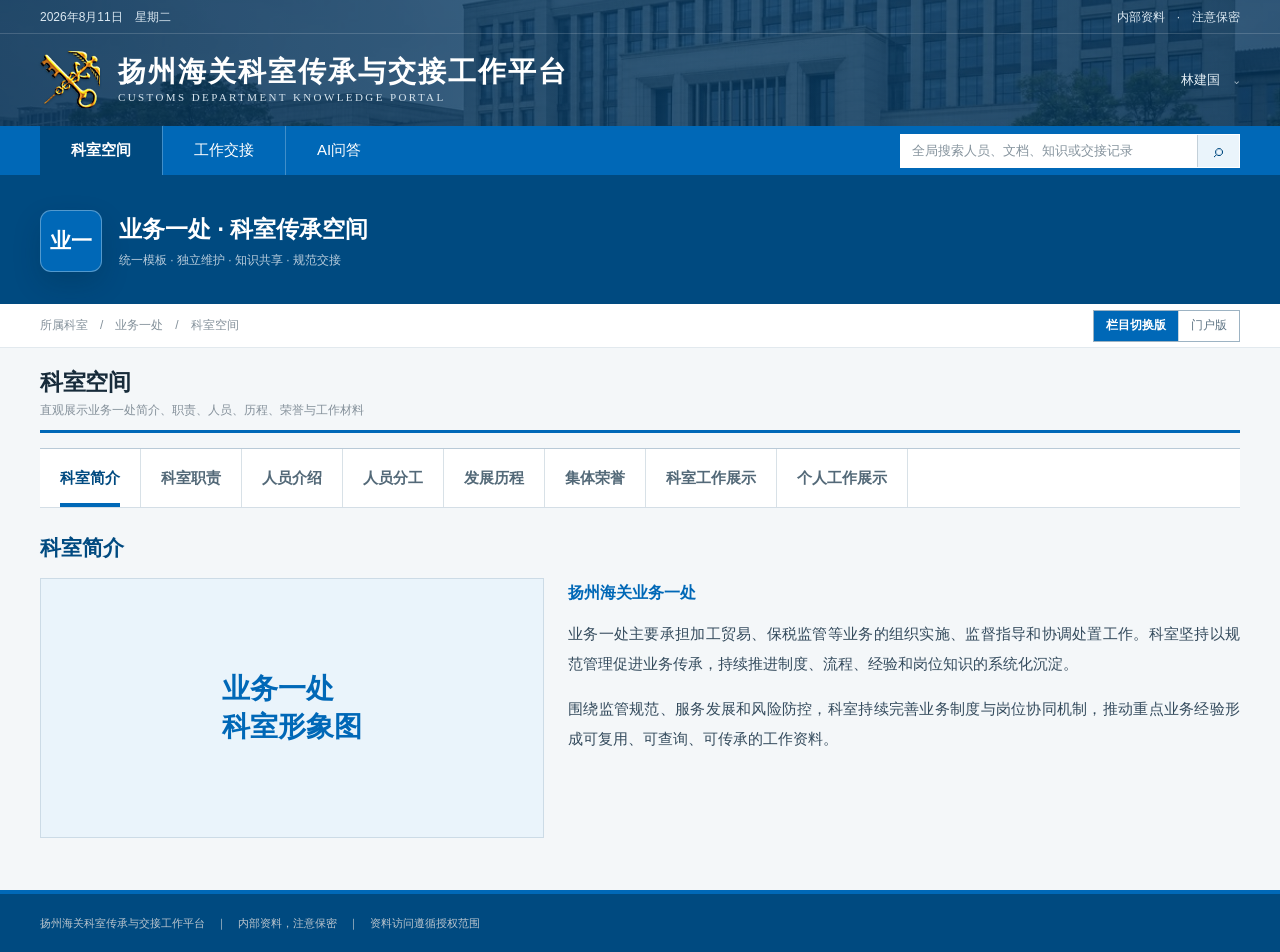
<file: portal-preview.html>
<!doctype html><html lang="zh-CN"><head><meta charset="UTF-8"><meta name="viewport" content="width=device-width,initial-scale=1"><title>扬州海关科室传承与交接工作平台 · V0.2 高保真原型</title>
<style>
*{box-sizing:border-box}body{margin:0;background:#f4f6f8;color:#1d2935;font-family:"PingFang SC","Microsoft YaHei",sans-serif;font-size:14px}:root{--blue:#244b6d;--blue2:#315f85;--ink:#1d2935;--muted:#6d7b88;--line:#dde3e8;--paper:#fff;--soft:#eef2f5}a{text-decoration:none;color:inherit}.topline{height:4px;background:#263c50}.header{height:84px;background:#fff;border-bottom:1px solid var(--line)}.wrap{width:1200px;margin:auto}.header .wrap{height:100%;display:flex;align-items:center}.mark{width:46px;height:46px;border:2px solid #344d63;border-radius:50%;display:grid;place-items:center;font-family:serif;font-size:21px;font-weight:bold;color:#344d63;margin-right:14px}.brand h1{font-size:22px;margin:0 0 5px;letter-spacing:1px}.brand p{margin:0;color:#7b8792;font-size:11px;letter-spacing:2px}.head-tools{margin-left:auto;display:flex;gap:20px;color:#667582;font-size:13px;align-items:center}.user{background:#edf1f4;padding:8px 12px;border-radius:3px;color:#394b5a}.nav{height:54px;background:#fff;box-shadow:0 2px 6px rgba(31,47,62,.05)}.nav .wrap{height:100%;display:flex;align-items:center}.nav a{height:54px;padding:0 25px;display:flex;align-items:center;font-size:15px;position:relative}.nav a.on{color:#234b6d;font-weight:600}.nav a.on:after{content:"";position:absolute;height:3px;background:#2d587c;left:22px;right:22px;bottom:0}.nav .dept-switch{margin-left:auto;border-left:1px solid var(--line);color:#38546c}.hero{height:288px;background:linear-gradient(110deg,#dbe3e9 0%,#eef2f5 56%,#d8e0e6 100%);position:relative;overflow:hidden}.hero:before{content:"";position:absolute;width:520px;height:520px;border:1px solid rgba(57,79,97,.12);border-radius:50%;right:70px;top:-220px}.hero:after{content:"";position:absolute;width:340px;height:340px;border:1px solid rgba(57,79,97,.13);border-radius:50%;right:180px;top:-90px}.hero .wrap{position:relative;z-index:1;padding-top:48px}.eyebrow{font-size:13px;letter-spacing:4px;color:#577188;margin-bottom:13px}.hero h2{font-size:30px;margin:0 0 12px;font-weight:650;letter-spacing:1px}.hero p{color:#5e6d79;margin:0 0 26px}.search{width:700px;height:54px;background:#fff;border:1px solid #cbd5dd;box-shadow:0 7px 22px rgba(37,57,73,.08);display:flex;align-items:center;padding-left:18px}.search span{font-size:18px;color:#6f7c87}.search input{border:0;outline:0;flex:1;padding:0 14px;font-size:14px}.search button{height:54px;width:105px;border:0;background:#294f70;color:#fff;font-size:15px}.hot{font-size:12px;color:#6f7d88;margin-top:11px}.hot b{color:#485f73;margin-right:10px}.section{padding:26px 0}.section.white{background:#fff}.sec-head{display:flex;align-items:end;justify-content:space-between;margin-bottom:17px}.sec-title h3{font-size:20px;margin:0 0 5px}.sec-title p{margin:0;color:#8a949d;font-size:12px}.more{font-size:12px;color:#667787}.cards{display:grid;gap:14px}.dept-grid{grid-template-columns:repeat(4,1fr)}.dept-card{height:126px;background:#fff;border:1px solid var(--line);padding:19px;position:relative;transition:.2s}.dept-card:hover{border-color:#668099;transform:translateY(-2px)}.dept-card .abbr{width:39px;height:39px;background:#e7edf1;color:#34536e;display:grid;place-items:center;font-weight:700;margin-bottom:12px}.dept-card b{font-size:15px}.dept-card p{margin:5px 0 0;color:#7c8893;font-size:12px}.dept-card .arrow{position:absolute;right:18px;top:20px;color:#9aa4ad}.three{grid-template-columns:1.4fr 1fr 1fr}.panel{background:#fff;border:1px solid var(--line);min-height:228px}.panel-h{height:48px;border-bottom:1px solid #e4e8eb;padding:0 17px;display:flex;align-items:center;justify-content:space-between;font-weight:600}.panel-b{padding:10px 17px}.list{list-style:none;margin:0;padding:0}.list li{height:39px;border-bottom:1px solid #edf0f2;display:flex;align-items:center;justify-content:space-between}.list li:last-child{border:0}.date{color:#9aa3ab;font-size:11px}.tag{background:#e8edf1;color:#496176;font-size:11px;padding:3px 6px;border-radius:2px;margin-right:7px}.quick-grid{display:grid;grid-template-columns:1fr 1fr;gap:10px}.quick{height:72px;background:#f5f7f9;border:1px solid #e7ebee;padding:12px}.quick b{display:block;font-size:13px;margin-bottom:6px}.quick span{color:#7e8a94;font-size:11px}.foot{height:72px;background:#283b4c;color:#b9c3cc;display:flex;align-items:center;font-size:12px}.dept-banner{height:240px;background:linear-gradient(115deg,#cfdbe3,#eef2f4);position:relative;overflow:hidden}.dept-banner:after{content:"传";position:absolute;right:95px;top:-53px;font:270px serif;color:rgba(42,68,88,.055)}.dept-banner .wrap{height:100%;display:flex;align-items:center;position:relative;z-index:1}.dept-emblem{width:92px;height:92px;background:#294f6d;color:white;display:grid;place-items:center;font-size:30px;font-weight:700;margin-right:26px}.dept-info h2{font-size:29px;margin:0 0 10px}.dept-info p{margin:5px 0;color:#61717e}.dept-actions{margin-left:auto;display:flex;gap:10px}.btn{border:1px solid #728596;background:#fff;padding:10px 16px;color:#3a5367}.btn.primary{background:#294f6d;color:#fff;border-color:#294f6d}.subnav{background:#fff;border-bottom:1px solid var(--line)}.subnav .wrap{height:58px;display:flex;align-items:center}.subnav a{padding:0 23px;height:58px;display:flex;align-items:center}.subnav a:first-child{padding-left:0}.subnav a.on{font-weight:600;color:#284f70}.layout{display:grid;grid-template-columns:2fr 1fr;gap:17px}.intro{line-height:2;color:#52616d}.stats{display:grid;grid-template-columns:repeat(3,1fr);margin-top:16px;border-top:1px solid #e5e9ec;padding-top:17px}.stat{text-align:center;border-right:1px solid #e4e8eb}.stat:last-child{border:0}.stat b{display:block;font-size:23px}.stat span{font-size:11px;color:#84909a}.timeline{padding-left:19px;position:relative}.timeline:before{content:"";position:absolute;left:5px;top:7px;bottom:8px;width:1px;background:#ccd5dc}.event{margin-bottom:14px;position:relative}.event:before{content:"";position:absolute;left:-18px;top:4px;width:7px;height:7px;border:2px solid #557087;background:#fff;border-radius:50%}.event b{font-size:12px}.event p{margin:4px 0;color:#7c8994;font-size:11px}.people{display:grid;grid-template-columns:repeat(4,1fr);gap:12px}.person{border:1px solid var(--line);background:#fff;padding:13px;display:flex;gap:11px}.photo{width:48px;height:56px;background:#dfe5e9;display:grid;place-items:center;color:#6e7d89;font-size:17px}.person b{display:block;margin:3px 0 6px}.person p{margin:3px 0;color:#7b8791;font-size:11px}.feature{border-top:3px solid #758b9d}.feature:nth-child(2){border-top-color:#516b80}.feature:nth-child(3){border-top-color:#8b99a4}.feature:nth-child(4){border-top-color:#344f65}.feature h4{margin:0 0 8px}.feature p{color:#788690;line-height:1.6;font-size:12px}.crumb{padding:17px 0;color:#87919a;font-size:12px}.result-layout{display:grid;grid-template-columns:220px 1fr;gap:18px}.filter{background:#fff;border:1px solid var(--line);padding:17px}.filter h4{margin:0 0 14px}.filter-item{padding:10px 0;border-bottom:1px solid #edf0f2;color:#687783}.filter-item b{color:#294e6d}.results{background:#fff;border:1px solid var(--line)}.results-head{padding:17px;border-bottom:1px solid var(--line);display:flex;justify-content:space-between}.result{padding:18px;border-bottom:1px solid #e8ecef}.result h4{margin:0 0 8px;color:#274e6e;font-size:15px}.result p{margin:0 0 9px;line-height:1.7;color:#5f6e79;font-size:13px}.meta{color:#919aa2;font-size:11px}.hl{background:#e3e9ee;color:#294e6b;padding:0 2px}.org-stage{display:grid;grid-template-columns:330px 1fr;background:#fff;border:1px solid var(--line);min-height:390px}.org-tree{border-right:1px solid var(--line);padding:14px 12px}.org-find{height:36px;border:1px solid #d8dfe4;display:flex;align-items:center;padding:0 11px;color:#87939d;margin-bottom:12px;font-size:12px}.tree-label{height:34px;display:flex;align-items:center;padding:0 10px;gap:8px;color:#475967;border-radius:3px}.tree-label.root{font-weight:700;color:#23394b}.tree-label.group{font-size:12px;color:#82909a;margin-top:5px}.tree-label.node{padding-left:32px;cursor:pointer}.tree-label.node.active{background:#e8eef2;color:#244b6b;font-weight:600;border-left:3px solid #2b5678;padding-left:29px}.tree-label .count{margin-left:auto;font-size:10px;color:#9aa4ac}.org-detail{padding:21px 24px}.org-detail-head{display:flex;align-items:center;border-bottom:1px solid #e5e9ec;padding-bottom:18px}.org-badge{width:58px;height:58px;background:#2b5575;color:#fff;display:grid;place-items:center;font-weight:700;font-size:20px;margin-right:15px}.org-detail h4{font-size:20px;margin:0 0 7px}.org-detail p{margin:0;color:#73808b;font-size:12px}.org-enter{margin-left:auto;background:#2b5575;color:#fff;border:0;padding:10px 17px}.org-stats{display:grid;grid-template-columns:repeat(4,1fr);border-bottom:1px solid #e7ebee}.org-stat{padding:17px 8px;text-align:center;border-right:1px solid #e7ebee}.org-stat:last-child{border:0}.org-stat b{display:block;font-size:21px;margin-bottom:4px}.org-stat span{font-size:11px;color:#7f8b95}.org-links{display:grid;grid-template-columns:repeat(3,1fr);gap:10px;margin-top:15px}.org-link{border:1px solid #e1e6ea;background:#f7f9fa;padding:12px}.org-link b{display:block;font-size:12px;margin-bottom:5px}.org-link span{color:#85919a;font-size:10px}.org-tip{margin-top:13px;font-size:11px;color:#84909a;display:flex;justify-content:space-between}
/* V0.2 high-fidelity visual layer */
:root{--blue:#123f62;--blue2:#1b5b7d;--ink:#172b3a;--muted:#667887;--line:#dce5eb;--paper:#fff;--soft:#f1f5f7;--jade:#17807b;--gold:#b8893d;--shadow:0 12px 34px rgba(22,54,75,.08),0 2px 8px rgba(22,54,75,.05)}
html{-webkit-font-smoothing:antialiased;scroll-behavior:smooth}body{background:#f4f7f9;color:var(--ink)}button,input{font:inherit}.wrap{width:min(1200px,calc(100% - 48px))}.topline{background:linear-gradient(90deg,#123f62,#17807b,#b8893d)}
.header{height:80px;border:0;box-shadow:0 1px 0 rgba(18,63,98,.1)}.mark{border-color:#1b5b7d;color:#164b6d;background:radial-gradient(circle at 30% 25%,#fff,#edf5f7);box-shadow:inset 0 0 0 4px #fff,0 4px 14px rgba(18,63,98,.12)}.brand h1{color:#15344a;font-weight:700}.brand p{color:#6f8798}.user{border-radius:8px;background:#eff5f7}.nav{box-shadow:0 7px 22px rgba(22,54,75,.05)}.nav a{min-height:44px;transition-property:color,background-color;transition-duration:180ms}.nav a:hover{color:#155b7c;background:#f7fafb}.nav a:focus-visible,.btn:focus-visible,.search button:focus-visible,.org-enter:focus-visible{outline:3px solid rgba(23,128,123,.25);outline-offset:2px}.nav a.on:after{background:linear-gradient(90deg,#1b5b7d,#17807b);border-radius:3px 3px 0 0}
.hero{height:310px;color:#fff;background:radial-gradient(circle at 83% 20%,rgba(65,162,155,.24),transparent 30%),linear-gradient(118deg,#103954 0%,#174f6d 55%,#176d76 100%)}.hero:before,.hero:after{border-color:rgba(255,255,255,.12)}.hero .eyebrow,.hero p,.hero .hot{color:rgba(255,255,255,.72)}.hero h2{font-size:34px;line-height:1.2;text-wrap:balance}.search{border:0;border-radius:10px;box-shadow:0 16px 40px rgba(7,32,48,.24);overflow:hidden}.search button{background:linear-gradient(135deg,#1c6784,#17807b);min-height:54px;cursor:pointer;transition-property:filter,transform;transition-duration:180ms}.search button:hover{filter:brightness(1.08)}.search button:active,.btn:active,.org-enter:active{transform:scale(.96)}
.section{padding:32px 0}.sec-title h3{font-size:22px;letter-spacing:-.3px;text-wrap:balance}.panel,.dept-card,.org-stage,.filter,.results{border:0;border-radius:12px;box-shadow:var(--shadow);overflow:hidden}.org-stage{grid-template-columns:320px 1fr}.org-tree{background:linear-gradient(180deg,#f8fbfc,#f2f7f8);border-color:#dbe6eb}.tree-label{min-height:40px}.tree-label.node{transition-property:background-color,color,transform;transition-duration:160ms}.tree-label.node:hover{background:#edf4f6;transform:translateX(2px)}.tree-label.node.active{background:linear-gradient(90deg,#dcecf0,#eef6f7);color:#124d6d;border-left-color:#17807b;border-radius:6px}.org-badge,.org-enter{background:linear-gradient(145deg,#174e70,#17807b);border-radius:9px;box-shadow:0 8px 18px rgba(18,83,99,.2)}.org-stats,.stats{font-variant-numeric:tabular-nums}.org-link,.quick{border:0;border-radius:8px;background:#f2f7f8;box-shadow:inset 0 0 0 1px rgba(21,77,106,.08);transition-property:transform,box-shadow,background-color;transition-duration:180ms}.org-link:hover,.quick:hover{transform:translateY(-2px);background:#eef7f6;box-shadow:0 8px 18px rgba(22,71,91,.08)}
.panel-h{background:linear-gradient(180deg,#fff,#fbfcfd)}.tag{border-radius:4px;background:#e8f2f3;color:#176a71}.foot{background:#15384d}.dept-banner{background:radial-gradient(circle at 78% 16%,rgba(255,255,255,.18),transparent 26%),linear-gradient(115deg,#123f62,#176d76);color:#fff}.dept-banner:after{color:rgba(255,255,255,.06)}.dept-banner .eyebrow,.dept-banner p{color:rgba(255,255,255,.72)}.dept-emblem{background:rgba(255,255,255,.12);border:1px solid rgba(255,255,255,.32);border-radius:12px;box-shadow:0 14px 30px rgba(5,37,50,.18)}.btn{min-height:40px;border-radius:8px;cursor:pointer;transition-property:transform,filter,box-shadow;transition-duration:180ms}.btn:hover{box-shadow:0 8px 18px rgba(15,55,76,.12)}.btn.primary{background:linear-gradient(135deg,#1b5b7d,#17807b);border:0}.person{border:0;border-radius:10px;box-shadow:var(--shadow)}.photo{border-radius:8px;background:linear-gradient(145deg,#d9e7eb,#f1f6f7)}.result h4{color:#155775}.hl{background:#dcefee;color:#125a64}.dept-card{transition-property:transform,box-shadow;transition-duration:180ms}.dept-card:hover{border:0;transform:translateY(-3px);box-shadow:0 16px 36px rgba(18,63,98,.12)}
/* Customs website blue palette */
:root{--blue:#004a80;--blue2:#0068b7;--jade:#0068b7;--soft:#eaf4fb}.topline{background:#0068b7}.nav a.on:after{background:#0068b7}.hero{background:radial-gradient(circle at 83% 20%,rgba(95,180,235,.24),transparent 30%),linear-gradient(118deg,#003f70 0%,#005b9d 56%,#0b78c8 100%)}.search button,.btn.primary,.org-enter{background:linear-gradient(135deg,#005b9d,#0b78c8)}.tree-label.node.active{background:linear-gradient(90deg,#dceefa,#f0f8fd);border-left-color:#0068b7;color:#004a80}.org-badge{background:linear-gradient(145deg,#004a80,#0b78c8)}.org-link:hover,.quick:hover{background:#eaf4fb}.tag{background:#e1f1fb;color:#005b9d}.foot{background:#003f70}.dept-banner{background:radial-gradient(circle at 78% 16%,rgba(255,255,255,.18),transparent 26%),linear-gradient(115deg,#003f70,#0b78c8)}.hl{background:#dceefa;color:#004a80}
/* Deep Customs-blue brand header */
.header{color:#fff;background:#0068b7;box-shadow:0 8px 24px rgba(0,63,112,.18)}.header .mark{border-color:rgba(255,255,255,.78);color:#fff;background:rgba(255,255,255,.08);box-shadow:inset 0 0 0 4px rgba(255,255,255,.05),0 4px 14px rgba(0,27,49,.2)}.header .brand h1{color:#fff}.header .brand p{color:rgba(255,255,255,.7)}.header .user{color:#fff;background:rgba(255,255,255,.13);box-shadow:inset 0 0 0 1px rgba(255,255,255,.16)}
/* Knowledge search hero based on confirmed reference */
.hero{height:338px;color:#143b5b;background-color:#eaf4fb;background-image:url('assets/images/customs-knowledge-search-hero.jpg');background-position:center;background-size:cover}.hero:before,.hero:after{display:none}.hero .wrap{padding-top:44px;text-align:center}.hero h2{margin-bottom:10px;color:#004a80;font-size:40px;letter-spacing:4px}.hero p{margin-bottom:22px;color:#45657d;font-size:17px}.hero .search{width:min(980px,88%);height:58px;margin:0 auto;border:1px solid rgba(0,104,183,.55);border-radius:9px;box-shadow:0 12px 28px rgba(0,74,128,.14);text-align:left}.hero .search span{color:#60798c}.hero .search input{font-size:16px}.hero .search button{width:150px;height:58px;font-size:17px;font-weight:600;background:#0068b7}.hero .search button:hover{background:#0b78c8}.hero .hot{display:flex;align-items:center;justify-content:center;gap:12px;margin-top:14px;color:#42657e}.hero .hot b{margin-right:2px;color:#315873}.hero .hot span{min-width:104px;padding:7px 16px;border-radius:6px;background:rgba(255,255,255,.92);box-shadow:0 4px 12px rgba(0,74,128,.08);color:#3b607b;cursor:pointer;transition-property:transform,box-shadow;transition-duration:180ms}.hero .hot span:hover{transform:translateY(-2px);box-shadow:0 7px 16px rgba(0,74,128,.14)}
/* Enforce the approved solid-color system. The hero may use its raster image; UI components may not use gradients. */
.topline,.header,.nav,.mark,.user,.search,.search button,.org-stage,.org-tree,.tree-label,.org-badge,.org-enter,.org-link,.quick,.panel,.panel-h,.dept-card,.tag,.foot,.dept-banner,.dept-emblem,.btn,.person,.photo,.filter,.results,.hl{background-image:none!important}.topline,.header{background-color:#0068b7!important}.nav,.search,.org-stage,.panel,.dept-card,.person,.filter,.results{background-color:#fff}.nav a.on:after,.search button,.org-badge,.org-enter,.btn.primary{background-color:#0068b7!important}.nav a:hover,.search button:hover,.org-enter:hover,.btn.primary:hover{background-color:#0b78c8!important}.tree-label.node.active,.org-link,.quick,.tag,.hl,.photo{background-color:#eaf4fb!important}.foot,.dept-banner{background-color:#004a80!important}
.topline{display:none!important}.header{box-shadow:none!important}.header .mark,.header .user{background-color:#0068b7!important;box-shadow:none!important}.dept-banner:after{display:none!important}.dept-emblem{background-color:#0068b7!important}
/* V0.3 homepage-only solemn government portal direction */
.utility{display:none}.home-page{background:#f3f5f7;color:#243746}.home-page .utility{display:block;height:34px;background:#004a80;color:#dce9f2;font-size:12px}.home-page .utility .wrap{height:34px;display:flex;align-items:center;justify-content:space-between}.home-page .header{height:92px;background:#004a80!important;border:0}.home-page .header .mark{width:52px;height:52px;margin-right:16px;border:2px solid #fff;background:#004a80!important;font-size:23px}.home-page .header .brand h1{font-family:"STSong","Songti SC","SimSun",serif;font-size:28px;letter-spacing:2px}.home-page .header .brand p{font-family:Georgia,serif;font-size:11px;letter-spacing:2.4px;color:#d6e4ee}.home-page .header .user{padding:0;border:0;background:#004a80!important;color:#e6f0f6;font-size:13px}.home-page .nav{height:52px;background:#0068b7;box-shadow:none;border-bottom:3px solid #004a80}.home-page .nav .wrap{justify-content:flex-start}.home-page .nav a{height:49px;min-height:49px;padding:0 31px;color:#fff;border-left:1px solid rgba(255,255,255,.25);font-size:15px;justify-content:center}.home-page .nav a:first-child{border-left:0}.home-page .nav a:hover,.home-page .nav a.on{background:#004a80;color:#fff}.home-page .nav a.on:after{display:none}.home-page .nav .dept-switch{margin-left:auto;border-left:1px solid rgba(255,255,255,.3);color:#fff}.home-page .hero{height:304px;background-color:#f5f3ec;background-image:url('assets/images/customs-knowledge-search-hero-solemn-v2.jpg')!important;background-position:center 72%;background-size:cover;border-bottom:1px solid #c7d3dc}.home-page .hero .wrap{padding-top:36px;text-align:center}.home-page .hero h2{margin:0 0 7px;color:#004a80;font-family:"STSong","Songti SC","SimSun",serif;font-size:34px;font-weight:700;letter-spacing:3px}.home-page .hero p{margin-bottom:19px;color:#425e73;font-size:15px}.home-page .hero .search{width:min(900px,82%);height:54px;margin:0 auto;border:2px solid #0068b7;border-radius:0;box-shadow:0 3px 8px rgba(0,52,91,.14)}.home-page .hero .search button{height:50px;width:132px;border-left:1px solid #00538f;border-radius:0;background:#0068b7!important}.home-page .hero .hot{display:flex;align-items:center;justify-content:center;margin-top:11px;gap:0;color:#405c70}.home-page .hero .hot b{margin-right:14px}.home-page .hero .hot span{min-width:auto;padding:4px 14px;border-right:1px solid #aab9c4;border-radius:0;background:transparent;box-shadow:none;color:#405c70}.home-page .hero .hot span:last-child{border-right:0}.home-page .hero .hot span:hover{transform:none;box-shadow:none;text-decoration:underline}.home-page .section{padding:26px 0}.home-page .section.white{background:#fff}.home-page .sec-head{padding-bottom:10px;margin-bottom:0;border-bottom:3px solid #0068b7;align-items:center}.home-page .sec-title h3{font-family:"STSong","Songti SC","SimSun",serif;font-size:22px;color:#123f62}.home-page .sec-title p{color:#748594}.home-page .org-stage,.home-page .panel{border:1px solid #cfd8df;border-radius:0;box-shadow:none}.home-page .org-stage{border-top:0}.home-page .org-tree{background:#f7f8f9;border-right:1px solid #cfd8df}.home-page .tree-label{border-radius:0}.home-page .tree-label.node:hover{transform:none}.home-page .tree-label.node.active{border-left:4px solid #0068b7;border-radius:0;background:#eaf4fb!important}.home-page .org-badge{border-radius:0;box-shadow:none;background:#0068b7!important}.home-page .org-enter{border-radius:0;box-shadow:none;background:#0068b7!important}.home-page .org-link,.home-page .quick{border:1px solid #d8e0e6;border-radius:0;background:#f7f9fa!important;box-shadow:none}.home-page .org-link:hover,.home-page .quick:hover{transform:none;background:#eaf4fb!important;box-shadow:none}.home-page .panel-h{height:44px;border-bottom:2px solid #0068b7;background:#f6f8fa;font-family:"STSong","Songti SC","SimSun",serif;font-size:16px;color:#123f62}.home-page .panel-b{padding-top:8px}.home-page .tag{border-radius:0}.home-page .foot{height:64px;border-top:4px solid #0068b7;background:#004a80!important}
.home-page .hero{background-color:#eaf4fb;background-image:url('assets/images/customs-knowledge-search-hero-yangzhou-building-v4.jpg')!important}
.search-page .header{height:92px;background:#004a80!important}.search-page .header .mark,.search-page .header .user{background:#004a80!important}.search-page .header .brand h1{font-family:"STSong","Songti SC","SimSun",serif;font-size:26px;letter-spacing:2px}.search-page .nav{height:52px;background:#0068b7;box-shadow:none;border-bottom:3px solid #004a80}.search-page .nav a{height:49px;color:#fff;border-left:1px solid rgba(255,255,255,.25);justify-content:center}.search-page .nav a:first-child{border-left:0}.search-page .nav a:hover,.search-page .nav a.on{background:#004a80;color:#fff}.search-page .nav a.on:after{display:none}.search-page .nav .dept-switch{color:#fff;border-left:1px solid rgba(255,255,255,.3)}.search-page .filter,.search-page .results,.search-page .search{border-radius:0;box-shadow:none}.portal-back{display:inline-flex;align-items:center;min-height:38px;padding:0 14px;margin-bottom:14px;border:1px solid #8da3b4;background:#fff;color:#004a80;font-weight:600}.portal-back:hover{background:#eaf4fb}
.search-page .utility{display:block;height:34px;background:#004a80;color:#dce9f2;font-size:12px}.search-page .utility .wrap{height:34px;display:flex;align-items:center;justify-content:space-between}.search-page .header .brand h1{font-size:28px}.search-page .nav a{padding:0 31px}
.home-page .header .mark,.search-page .header .mark{width:52px;height:52px;margin-right:16px;font-size:23px}.home-page .header .brand h1,.search-page .header .brand h1{margin:0 0 5px;font-size:28px;line-height:28px;letter-spacing:2px}.home-page .header .brand p,.search-page .header .brand p{margin:0;font-size:11px;line-height:12px;letter-spacing:2.4px}
@media(max-width:1100px){.wrap{width:calc(100% - 32px)}.dept-grid{grid-template-columns:repeat(2,1fr)}.org-stage{grid-template-columns:280px 1fr}.hero .hot span{min-width:auto;padding-inline:10px}}@media(prefers-reduced-motion:reduce){*,*:before,*:after{scroll-behavior:auto!important;transition-duration:.01ms!important}}
</style></head><body><header class="header" aria-label="平台共享头部"></header><nav class="nav" aria-label="平台主导航"></nav><main id="main"></main><footer class="foot"><div class="wrap">扬州海关科室传承与交接工作平台　｜　内部资料，注意保密　｜　技术支持：信息化管理部门</div></footer>
<script>
const pages={home:`<section class="hero"><div class="wrap"><h2>海关业务知识服务</h2><p>权威、准确、便捷地查询扬州海关政策与业务知识</p><div class="search"><span>⌕</span><input placeholder="请输入业务问题、政策名称或关键词"><button onclick="location.href='portal-preview.html?page=search'">搜索</button></div><div class="hot"><b>热门搜索：</b><span>加工贸易核销</span><span>岗位交接清单</span><span>业务操作指引</span><span>新员工入职</span></div></div></section>
<section class="section"><div class="wrap"><div class="sec-head"><div class="sec-title"><h3>全关组织架构</h3><p>沿组织树逐级定位科室，查看职责、人员、知识与传承空间</p></div><span class="more">组织架构共 8 个部门 · 24 个科室　→</span></div><div class="org-stage"><aside class="org-tree"><div class="org-find">⌕　搜索部门或科室</div><div class="tree-label root">▾　扬州海关 <span class="count">8个部门</span></div><div class="tree-label group">　▾　业务管理部门</div><a class="tree-label node active" href="?page=dept">●　业务一处 <span class="count">18人</span></a><div class="tree-label node">○　业务二处 <span class="count">16人</span></div><div class="tree-label node">○　综合业务处 <span class="count">21人</span></div><div class="tree-label group">　▾　监管执法部门</div><div class="tree-label node">○　监管通关处 <span class="count">26人</span></div><div class="tree-label node">○　稽查处 <span class="count">19人</span></div><div class="tree-label node">○　缉私局 <span class="count">42人</span></div><div class="tree-label group">　▸　综合管理部门 <span class="count">2个</span></div></aside><div class="org-detail"><div class="org-detail-head"><div class="org-badge">业一</div><div><h4>业务一处</h4><p>加工贸易与保税监管 · 负责人：赵明远</p></div><a class="org-enter" href="?page=dept">进入科室空间　→</a></div><div class="org-stats"><div class="org-stat"><b>18</b><span>科室人员</span></div><div class="org-stat"><b>6</b><span>业务岗位</span></div><div class="org-stat"><b>126</b><span>知识资料</span></div><div class="org-stat"><b>12</b><span>集体荣誉</span></div></div><div class="org-links"><div class="org-link"><b>部门职能</b><span>查看“三定”职责与附件</span></div><div class="org-link"><b>人员与分工</b><span>人员名片、AB角岗位矩阵</span></div><div class="org-link"><b>业务知识</b><span>操作指引与制度资料</span></div><div class="org-link"><b>科室历史</b><span>大事记与历任负责人</span></div><div class="org-link"><b>荣誉墙</b><span>集体及个人荣誉档案</span></div><div class="org-link"><b>科室特色</b><span>青年导师与案例复盘专题</span></div></div><div class="org-tip"><span>最近更新：加工贸易手册设立操作指引（2026版）</span><span>2026-08-06</span></div></div></div></div></section>
<section class="section white"><div class="wrap"><div class="cards three"><div class="panel"><div class="panel-h">最新业务知识 <span class="more">更多 →</span></div><div class="panel-b"><ul class="list"><li><span><i class="tag">新</i>加工贸易手册设立操作指引（2026版）</span><span class="date">08-06</span></li><li><span>系统停机期间业务应急处置通知</span><span class="date">08-05</span></li><li><span>保税维修业务常见问题汇编</span><span class="date">08-03</span></li><li><span>七月份科室工作总结参考模板</span><span class="date">08-01</span></li></ul></div></div><div class="panel"><div class="panel-h">我的交接 <span class="more">查看档案 →</span></div><div class="panel-b"><ul class="list"><li><span><i class="tag">已归档</i>固定资产及印章交接</span></li><li><span><i class="tag">已归档</i>王海峰岗位交接</span></li><li><span><i class="tag">已归档</i>综合内勤岗位交接</span></li></ul></div></div><div class="panel"><div class="panel-h">快捷服务</div><div class="panel-b quick-grid"><div class="quick"><b>关务小助手</b><span>智能问答与资料引用</span></div><div class="quick"><b>新人学习</b><span>岗位知识快速入门</span></div><div class="quick"><b>人员名录</b><span>查找同事与专业标签</span></div><div class="quick"><b>表单下载</b><span>常用办公表单</span></div></div></div></div></div></section>`,
dept:`<section class="dept-banner"><div class="wrap"><div class="dept-emblem">业一</div><div class="dept-info"><div class="eyebrow">DEPARTMENT KNOWLEDGE SPACE</div><h2>业务一处 · 科室传承空间</h2><p>守正创新、精业笃行　｜　负责人：赵明远　｜　科室成员 18 人</p></div><div class="dept-actions"><button class="btn">关注科室</button><button class="btn primary">进入资料中心</button></div></div></section><div class="subnav"><div class="wrap"><a class="on">科室首页</a><a>部门职能</a><a>人员名片</a><a>岗位分工</a><a>科室历史</a><a>荣誉墙</a><a>业务知识</a></div></div>
<section class="section"><div class="wrap"><div class="layout"><div class="panel"><div class="panel-h">科室简介 <span class="more">查看部门职能 →</span></div><div class="panel-b intro">业务一处主要承担加工贸易、保税监管等业务的组织实施、监督指导和协调处置工作。科室坚持以规范管理促进业务传承，持续推进业务制度、操作经验和岗位知识的系统化沉淀。<div class="stats"><div class="stat"><b>18</b><span>科室人员</span></div><div class="stat"><b>6</b><span>业务岗位</span></div><div class="stat"><b>126</b><span>业务资料</span></div></div></div></div><div class="panel"><div class="panel-h">科室大事记 <span class="more">完整时间轴 →</span></div><div class="panel-b timeline"><div class="event"><b>2026 · 获评关区先进集体</b><p>推进加工贸易监管模式创新</p></div><div class="event"><b>2024 · 重大业务突破</b><p>完成首票新型保税维修业务</p></div><div class="event"><b>2021 · 科室职能调整</b><p>新增保税监管业务统筹职能</p></div></div></div></div>
<div class="sec-head" style="margin-top:24px"><div class="sec-title"><h3>科室人员</h3><p>了解岗位分工与业务专长</p></div><span class="more">全部人员 →</span></div><div class="people"><div class="person"><div class="photo">赵</div><div><b>赵明远</b><p>处长 · 科室负责人</p><span class="tag">业务专家</span></div></div><div class="person"><div class="photo">王</div><div><b>王海峰</b><p>一级主办 · 加工贸易</p><span class="tag">业务骨干</span></div></div><div class="person"><div class="photo">陈</div><div><b>陈晓倩</b><p>二级主办 · 手册核销</p><span class="tag">复审资质</span></div></div><div class="person"><div class="photo">李</div><div><b>李志刚</b><p>三级主办 · 保税监管</p><span class="tag">查验专家</span></div></div></div>
<div class="sec-head" style="margin-top:24px"><div class="sec-title"><h3>科室特色</h3><p>在统一模板下展示本科室重点建设内容</p></div></div><div class="cards dept-grid"><div class="dept-card feature"><h4>加工贸易知识专题</h4><p>汇聚备案、变更、核销等全流程操作知识。</p></div><div class="dept-card feature"><h4>青年导师计划</h4><p>通过导师结对促进岗位经验持续传承。</p></div><div class="dept-card feature"><h4>典型案例复盘</h4><p>沉淀重点业务案例与风险处置经验。</p></div><div class="dept-card feature"><h4>荣誉与风采</h4><p>记录科室集体及个人成长历程。</p></div></div></div></section>`,
search:`<section class="section"><div class="wrap"><div class="crumb">门户首页　/　全关搜索</div><div class="search" style="width:100%;box-shadow:none"><span>⌕</span><input value="加工贸易核销"><button>搜索</button></div><div class="hot"><b>相关搜索</b> 手册核销　核销单证　加工贸易操作指引</div><div class="result-layout" style="margin-top:22px"><aside class="filter"><h4>筛选结果</h4><div class="filter-item"><b>全部内容（28）</b></div><div class="filter-item">规章制度（6）</div><div class="filter-item">业务流程（8）</div><div class="filter-item">操作指引（10）</div><div class="filter-item">人员信息（4）</div><h4 style="margin-top:22px">所属科室</h4><div class="filter-item"><b>业务一处（18）</b></div><div class="filter-item">业务二处（6）</div><div class="filter-item">监管通关处（4）</div></aside><div class="results"><div class="results-head"><b>“加工贸易核销”相关结果</b><span class="more">共找到 28 条 · 按相关度排序</span></div><div class="result"><h4>加工贸易手册<span class="hl">核销</span>操作指引（2026版）</h4><p>明确加工贸易手册核销的申请条件、所需单证、办理流程及常见问题……</p><div class="meta">业务一处　/　业务操作指引　/　V3.2　/　更新于 2026-08-06</div></div><div class="result"><h4><span class="hl">加工贸易核销</span>业务流程</h4><p>企业提交核销申请后，由经办人员进行材料初审、数据核对、复审确认并完成结案……</p><div class="meta">业务一处　/　业务流程　/　更新于 2026-07-18</div></div><div class="result"><h4>加工贸易监管业务常见问题汇编</h4><p>收录手册设立、变更、外发加工和<span class="hl">核销</span>环节的常见问题与处置建议……</p><div class="meta">业务一处　/　知识问答　/　V2.0　/　更新于 2026-06-30</div></div><div class="result"><h4>王海峰 · 加工贸易业务骨干</h4><p>主要负责加工贸易备案、变更和核销业务，具备复审资质。</p><div class="meta">业务一处　/　人员名片</div></div></div></div></div></section>`};
const routeParams=new URLSearchParams(location.search),key=routeParams.get('page')||'home',isHr=routeParams.get('role')==='hr';if(key==='home'&&!isHr){location.replace('module-preview.html?page=overview');}document.body.classList.toggle('home-page',key==='home');document.body.classList.toggle('search-page',key==='search');document.getElementById('main').innerHTML=pages[key]||pages.home;if(key==='search')document.querySelector('#main .wrap').insertAdjacentHTML('afterbegin','<a class="portal-back" href="module-preview.html?page=overview">← 返回所属科室</a>');document.querySelectorAll('a[href="?page=dept"]').forEach(link=>link.href='module-preview.html?page=overview');
if(key==='home'){const panels=document.querySelectorAll('.section.white .panel');if(panels[1]){panels[1].querySelector('.panel-h').innerHTML='近期交接档案 <a class="more" href="module-preview.html?page=handover&view=department">查看档案 →</a>';panels[1].querySelector('.list').innerHTML='<li><span><i class="tag">已归档</i>固定资产及印章交接</span><span class="date">08-14</span></li><li><span><i class="tag">已归档</i>王海峰岗位交接</span><span class="date">08-12</span></li><li><span><i class="tag">已归档</i>综合内勤岗位交接</span><span class="date">07-28</span></li>';}const quicks=document.querySelectorAll('.quick-grid .quick');if(quicks[1])quicks[1].innerHTML='<b>知识库</b><span>查询已发布业务知识</span>';const latest=document.querySelector('.section.white .panel:first-child .panel-h .more');if(latest){latest.outerHTML='<a class="more" href="module-preview.html?page=kb">更多 →</a>';}}
</script><script src="assets/portal-shell.js"></script></body></html>
</file>
